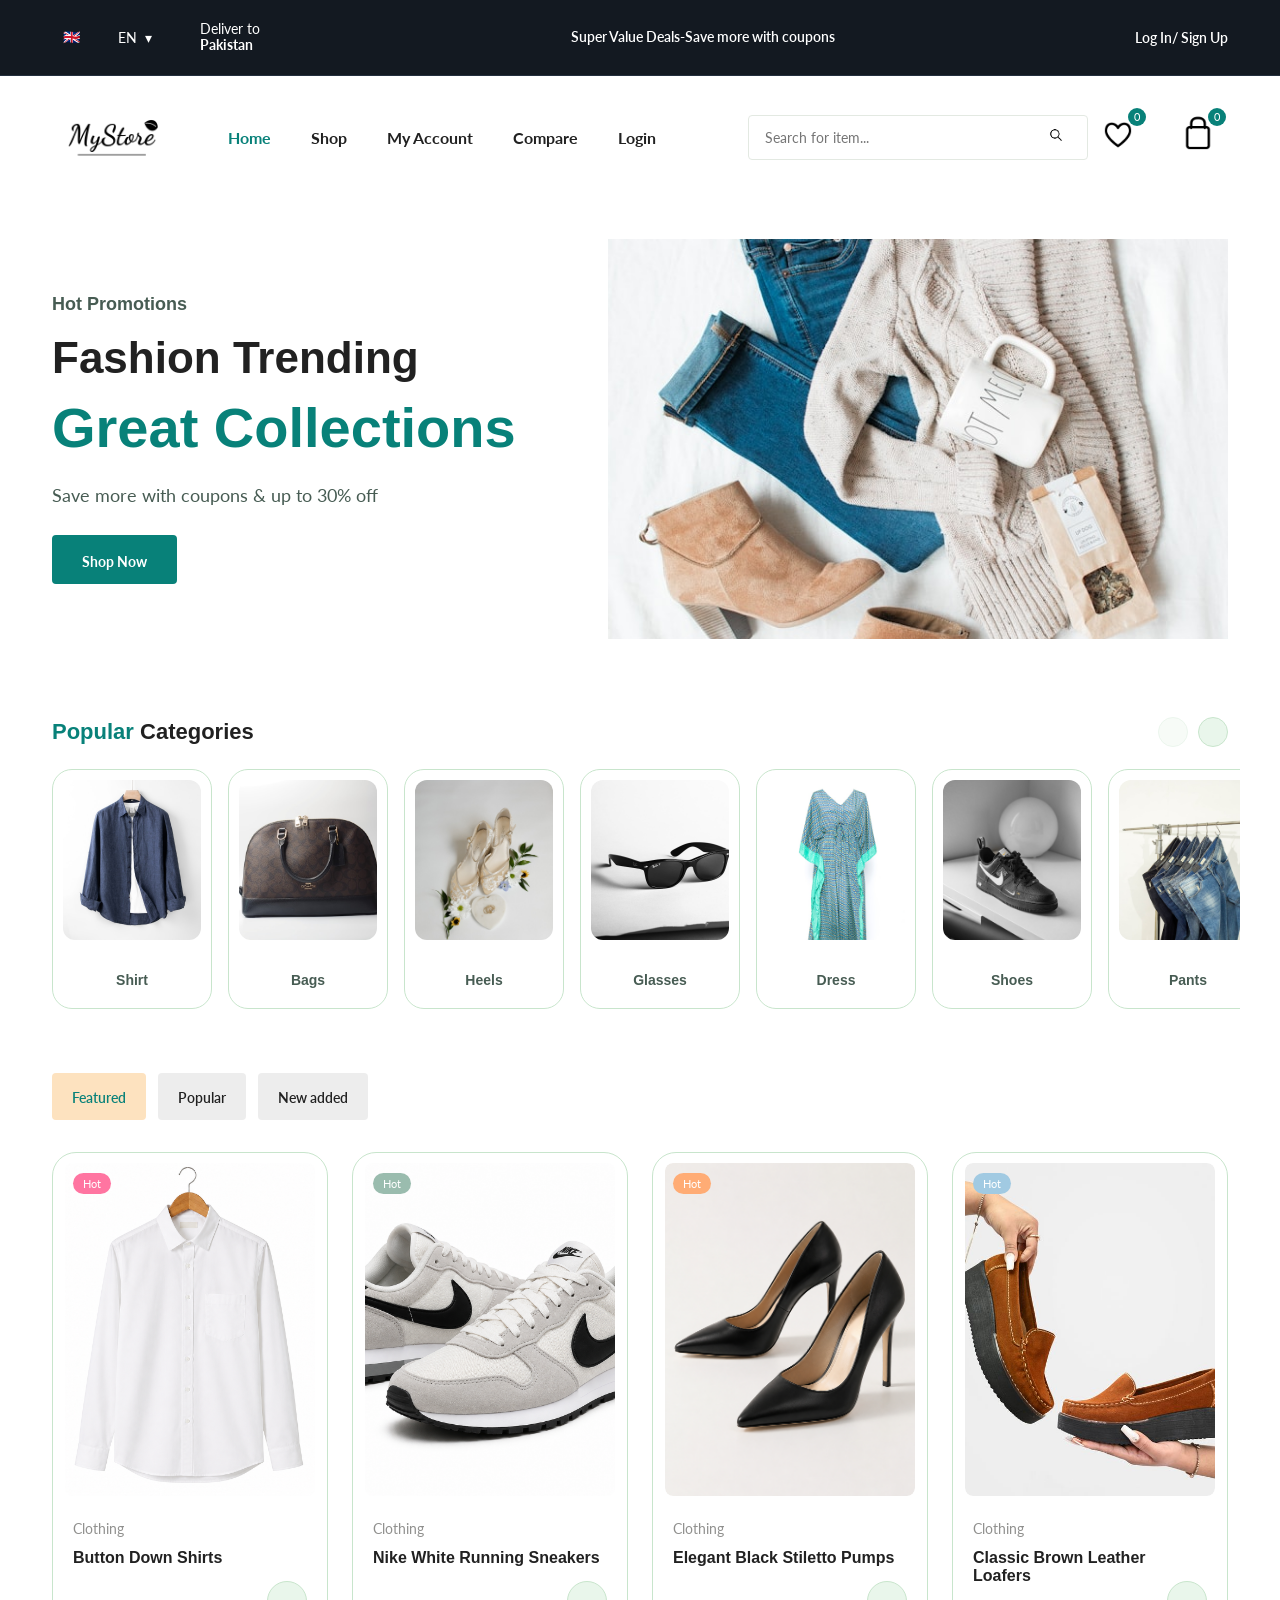
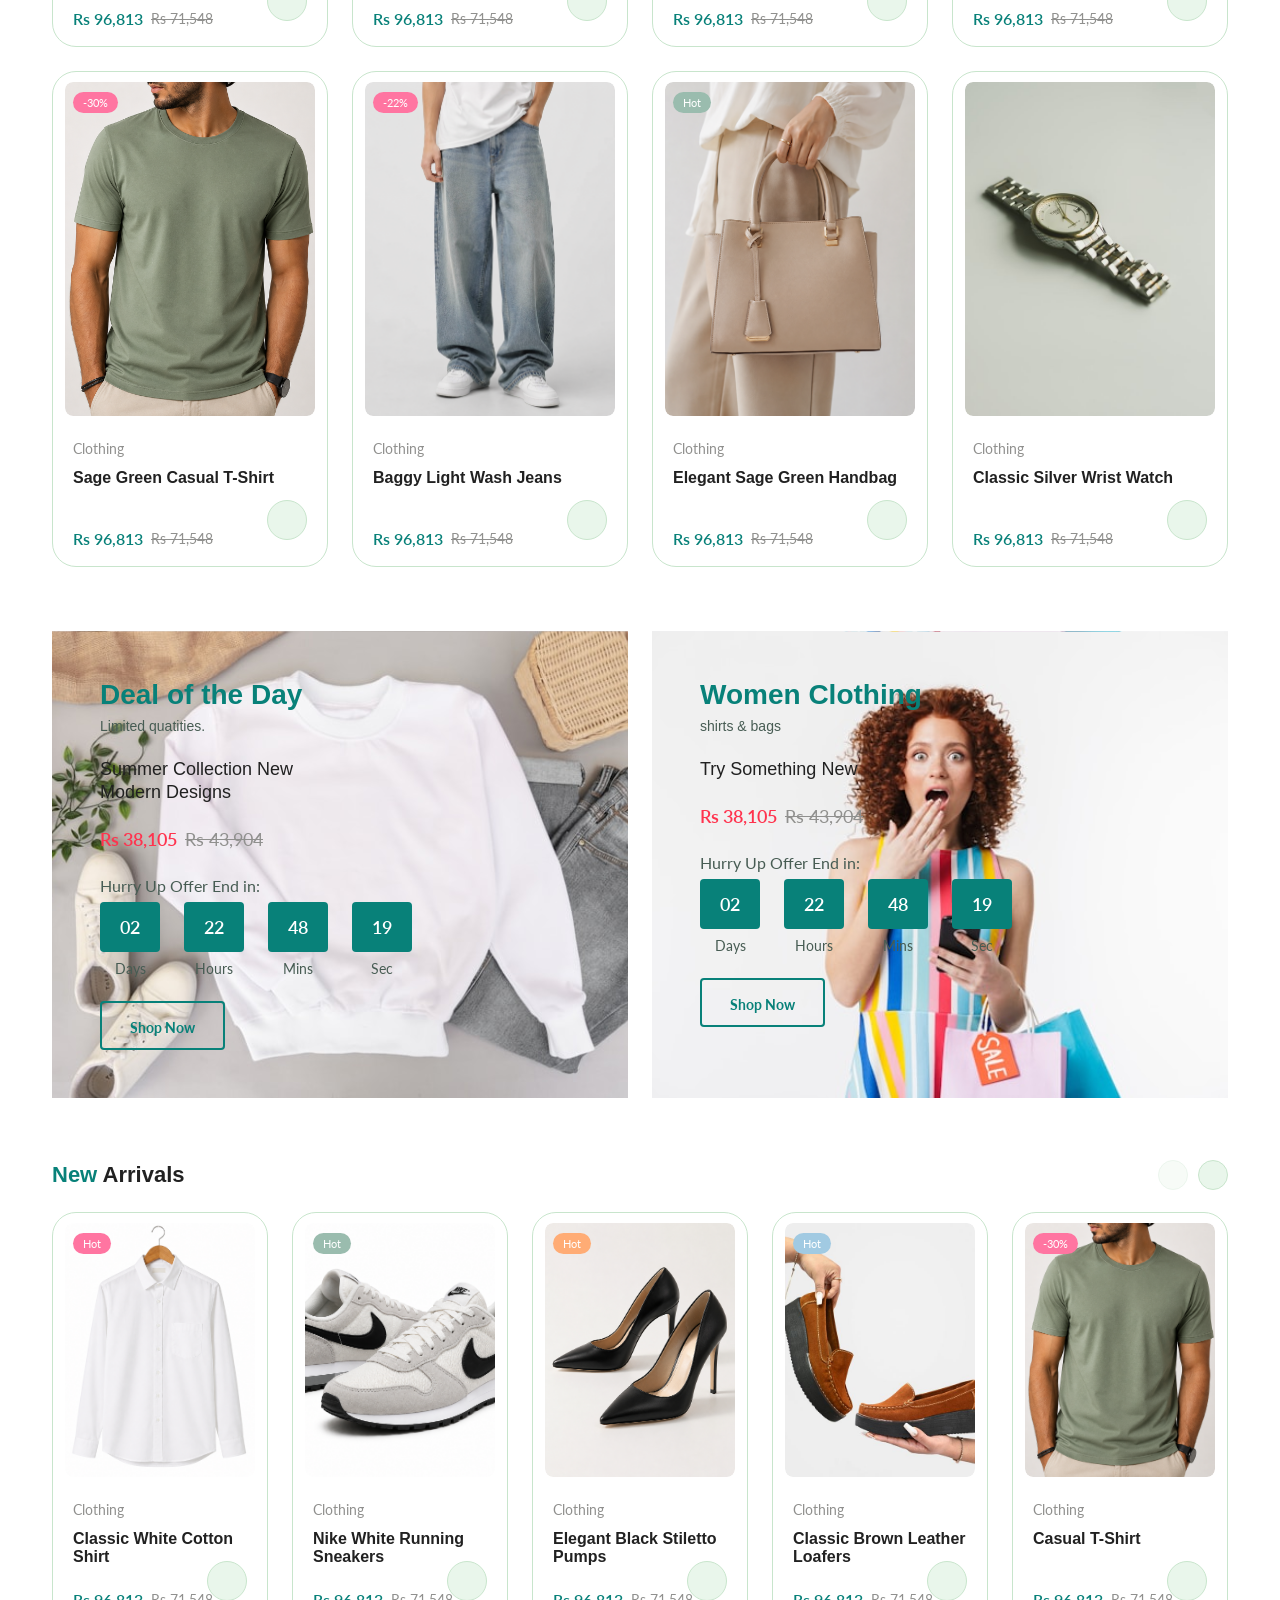
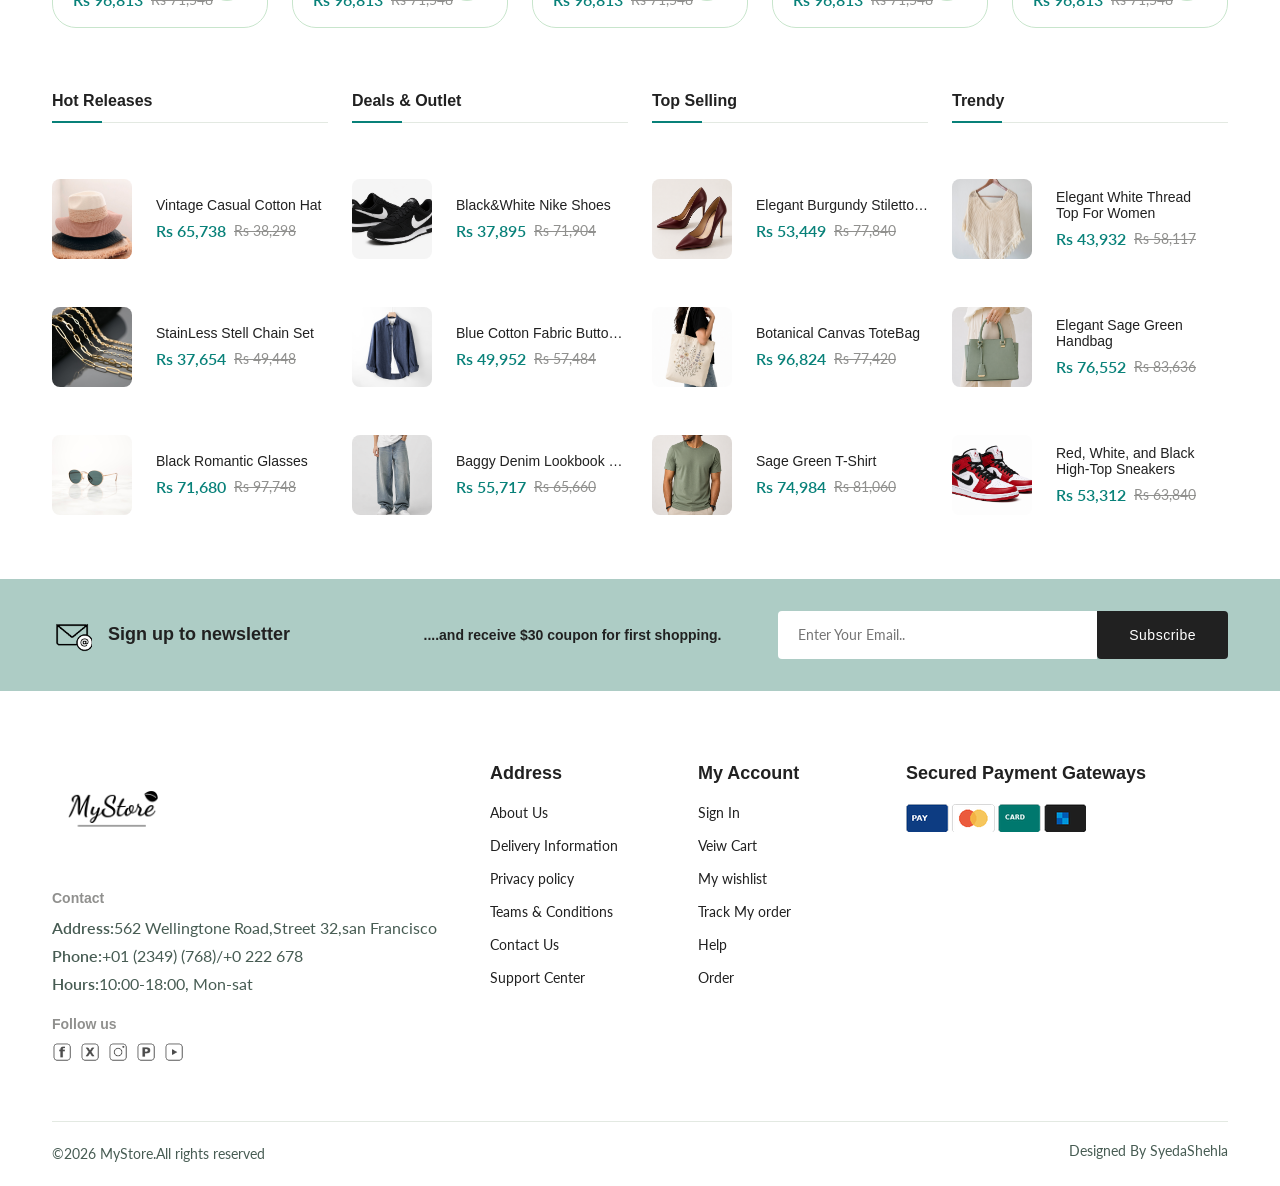
<file: index.html>
<!DOCTYPE html>
<html lang="en">
<head> 
    <meta charset="UTF-8">
    <meta name="viewport" content="width=device-width, initial-scale=1.0">
    <title>E-Commerce Website</title>
    <link
  rel="stylesheet"
  href="https://cdn-uicons.flaticon.com/uicons-regular-straight/css/uicons-regular-straight.css"
/>
    <link
  rel="stylesheet"
  href="https://cdn.jsdelivr.net/npm/swiper@9/swiper-bundle.min.css"
/>
    <link rel="stylesheet" href="style.css">
</head>
<body>
    <header class="header">
        <div class="header__top">
            <div class="header__container container">
                <div class="header__contact">
                    <span>(+01)-2345-6789</span>
                    <span>Our location</span>

                </div>
                <p class="header__alert-news">Super Value Deals-Save more with coupons</p>
                <a href="login-register.html" class="header__top-action">
                    Log In/ Sign Up
                </a>
            </div>
        </div>
        <nav class="nav container">
            <a href="index.html" class="nav__logo">
                <img src="images/mystore_logo_transparent.png"alt="" class="nav__logo-img"/>
            </a>
            <div class="nav__menu" id="nav__menu">
                <ul class="nav__list">
                    <li class="nav__item">
                        <a href="index.html" class="nav__link active-link">Home</a>
                    </li>
                    <li class="nav__item">
                        <a href="shop.html" class="nav__link">Shop</a>
                    </li>
                    <li class="nav__item">
                        <a href="accounts.html" class="nav__link">My Account</a>
                    </li>
                    <li class="nav__item">
                        <a href="compares.html" class="nav__link ">Compare</a>
                    </li>
                    <li class="nav__item">
                        <a href="login-register.html" class="nav__link">Login</a>
                    </li>
                </ul>
                <div class="header__search">
                    <input type="text" placeholder="Search for item..." class="form__input"/>
                    <button class="search__btn">
                        <img src="images/icon_search.png" alt="">
                    </button>
                </div>
                <div class="header__user-actions">
                    <a href="wishlist.html" class="header__action-btn">
                        <img src="images/icon_heart.png" alt="">
                        <span class="count">3</span>
                    </a>
                    <a href="cart.html" class="header__action-btn">
                        <img src="images/icon_bag.png" alt="">
                        <span class="count">3</span>
                    </a>
                </div>
            </div>
        </nav>
    </header>
    <main class="main">
        <section class="home section--lg">
            <div class="home__container container grid">
                <div class="home__content">
                    <span class="home__subtitle">Hot Promotions</span>
                    <h1 class="home__title">Fashion Trending <span>Great  Collections</span></h1>
                    <p class="home__description">Save more with coupons & up to 30% off</p>
                    <a href="shop.html" class="btn">Shop Now</a>
                </div>
                <img src="images/home page.jpg" alt="" class="home__img"/>
            </div>
        </section>
        <section class="categories container section">
            <h3 class="section__title"><span>Popular</span> Categories</h3>
            <div class="categories__container swiper">
                <div class="swiper-wrapper">
                    <a href="shop.html" class="category__item swiper-slide">
                        <img src="images/shirt4.jpg" alt="" class="category__img">
                        <h3 class="category__title">Shirt</h3>
                    </a>

                    <a href="shop.html" class="category__item swiper-slide">
                        <img src="images/category 2.jpg" alt="" class="category__img">
                        <h3 class="category__title">Bags</h3>
                    </a>

                    <a href="shop.html" class="category__item swiper-slide">
                        <img src="images/category 3.jpg" alt="" class="category__img">
                        <h3 class="category__title">Heels</h3>
                    </a>

                    <a href="shop.html" class="category__item swiper-slide">
                        <img src="images/category 4.jpg" alt="" class="category__img">
                        <h3 class="category__title">Glasses</h3>
                    </a>

                    <a href="shop.html" class="category__item swiper-slide">
                        <img src="images/category 5.jpg" alt="" class="category__img">
                        <h3 class="category__title">Dress</h3>
                    </a>
                    <a href="shop.html" class="category__item swiper-slide">
                        <img src="images/category 6 (2).jpg" alt="" class="category__img">
                        <h3 class="category__title">Shoes</h3>
                    </a>
                    <a href="shop.html" class="category__item swiper-slide">
                        <img src="images/category 7.jpg" alt="" class="category__img">
                        <h3 class="category__title">Pants</h3>
                    </a>

                    <a href="shop.html" class="category__item swiper-slide">
                        <img src="images/category 8.jpg" alt="" class="category__img">
                        <h3 class="category__title">Cap</h3>
                    </a>
                    <a href="shop.html" class="category__item swiper-slide">
                        <img src="images/category 9.jpg" alt="" class="category__img">
                        <h3 class="category__title">Jewelry</h3>
                    </a>
                </div>
                <div class="swiper-button-next categories-next"> 
                    <i class="fi fi-rs-angle-right"></i>
                </div>
                 <div class="swiper-button-prev categories-prev">
                    <i class="fi fi-rs-angle-left"></i>
                 </div>
            </div>
        </section>

        <section class="products section container">
    <div class="tab__btns">
        <span class="tab__btn active-tab" data-target="#featured">Featured</span>
        <span class="tab__btn" data-target="#popular">Popular</span>
        <span class="tab__btn" data-target="#new-added">New added</span>
    </div>

    <div class="tab__items">
        <div class="tab__item active-tab" content id="featured">
            <div class="products__container grid">

                <div class="product__item">
                    <div class="product__banner">
                        <a href="details.html" class="product__images">
                            <img src="images/shirt img front 1.png" alt="" class="product__img default"/>
                            <img src="images/shirt img 2.png" alt="" class="product__img hover"/>
                        </a>
                        <div class="product__actions">
                            <a href="#" class="action__btn" aria-label="Quick veiw"><i class="fi fi-rs-eye"></i></a>
                            <a href="#" class="action__btn" aria-label="Add To Wishlist"><i class="fi fi-rs-heart"></i></a>
                            <a href="#" class="action__btn" aria-label="compare"><i class="fi fi-rs-shuffle"></i></a>
                        </div>
                        <div class="product__badge light-pink">Hot</div>
                    </div>
                    <div class="product__content">
                        <span class="product__category">Clothing</span>
                        <a href="details.html"><h3 class="product__title">Button Down Shirts</h3></a>
                        <div class="product__rating">
                            <i class="fi fi-rs-star"></i><i class="fi fi-rs-star"></i><i class="fi fi-rs-star"></i><i class="fi fi-rs-star"></i><i class="fi fi-rs-star"></i>
                        </div>
                        <div class="product__price flex">
                            <span class="new__price">$345.76</span>
                            <span class="old__price">$255.53</span>
                        </div>
                        <a href="#" class="action__btn cart__btn" aria-label="Add To Cart"><i class="fi fi-rs-shopping-bag-add"></i></a>
                    </div>
                </div>

                <div class="product__item">
                    <div class="product__banner">
                        <a href="details.html" class="product__images">
                            <img src="images/nike shoes male img 1.png" alt="" class="product__img default"/>
                            <img src="images/nike shoes img 1.png" alt="" class="product__img hover"/>
                        </a>
                        <div class="product__actions">
                            <a href="#" class="action__btn" aria-label="Quick veiw"><i class="fi fi-rs-eye"></i></a>
                            <a href="#" class="action__btn" aria-label="Add To Wishlist"><i class="fi fi-rs-heart"></i></a>
                            <a href="#" class="action__btn" aria-label="compare"><i class="fi fi-rs-shuffle"></i></a>
                        </div>
                        <div class="product__badge light-green">Hot</div>
                    </div>
                    <div class="product__content">
                        <span class="product__category">Clothing</span>
                        <a href="details.html"><h3 class="product__title">Nike White Running Sneakers</h3></a>
                        <div class="product__rating">
                            <i class="fi fi-rs-star"></i><i class="fi fi-rs-star"></i><i class="fi fi-rs-star"></i><i class="fi fi-rs-star"></i><i class="fi fi-rs-star"></i>
                        </div>
                        <div class="product__price flex">
                            <span class="new__price">$345.76</span>
                            <span class="old__price">$255.53</span>
                        </div>
                        <a href="#" class="action__btn cart__btn" aria-label="Add To Cart"><i class="fi fi-rs-shopping-bag-add"></i></a>
                    </div>
                </div>

                <div class="product__item">
                    <div class="product__banner">
                        <a href="details.html" class="product__images">
                            <img src="images/heals black img 1.png" alt="" class="product__img default"/>
                            <img src="images/heels maroon img 2.png" alt="" class="product__img hover"/>
                        </a>
                        <div class="product__actions">
                            <a href="#" class="action__btn" aria-label="Quick veiw"><i class="fi fi-rs-eye"></i></a>
                            <a href="#" class="action__btn" aria-label="Add To Wishlist"><i class="fi fi-rs-heart"></i></a>
                            <a href="#" class="action__btn" aria-label="compare"><i class="fi fi-rs-shuffle"></i></a>
                        </div>
                        <div class="product__badge light-orange">Hot</div>
                    </div>
                    <div class="product__content">
                        <span class="product__category">Clothing</span>
                        <a href="details.html"><h3 class="product__title">Elegant Black Stiletto Pumps</h3></a>
                        <div class="product__rating">
                            <i class="fi fi-rs-star"></i><i class="fi fi-rs-star"></i><i class="fi fi-rs-star"></i><i class="fi fi-rs-star"></i><i class="fi fi-rs-star"></i>
                        </div>
                        <div class="product__price flex">
                            <span class="new__price">$345.76</span>
                            <span class="old__price">$255.53</span>
                        </div>
                        <a href="#" class="action__btn cart__btn" aria-label="Add To Cart"><i class="fi fi-rs-shopping-bag-add"></i></a>
                    </div>
                </div>

                <div class="product__item">
                    <div class="product__banner">
                        <a href="details.html" class="product__images">
                            <img src="images/shoes option 2 img 1.jpg" alt="" class="product__img default"/>
                            <img src="images/shoes option 2 img 2.jpg" alt="" class="product__img hover"/>
                        </a>
                        <div class="product__actions">
                            <a href="#" class="action__btn" aria-label="Quick veiw"><i class="fi fi-rs-eye"></i></a>
                            <a href="#" class="action__btn" aria-label="Add To Wishlist"><i class="fi fi-rs-heart"></i></a>
                            <a href="#" class="action__btn" aria-label="compare"><i class="fi fi-rs-shuffle"></i></a>
                        </div>
                        <div class="product__badge light-blue">Hot</div>
                    </div>
                    <div class="product__content">
                        <span class="product__category">Clothing</span>
                        <a href="details.html"><h3 class="product__title">Classic Brown Leather Loafers</h3></a>
                        <div class="product__rating">
                            <i class="fi fi-rs-star"></i><i class="fi fi-rs-star"></i><i class="fi fi-rs-star"></i><i class="fi fi-rs-star"></i><i class="fi fi-rs-star"></i>
                        </div>
                        <div class="product__price flex">
                            <span class="new__price">$345.76</span>
                            <span class="old__price">$255.53</span>
                        </div>
                        <a href="#" class="action__btn cart__btn" aria-label="Add To Cart"><i class="fi fi-rs-shopping-bag-add"></i></a>
                    </div>
                </div>

                <div class="product__item">
                    <div class="product__banner">
                        <a href="details.html" class="product__images">
                            <img src="images/tshiirt male img 2.png" alt="" class="product__img default"/>
                            <img src="images/tshirt male img 1.png" alt="" class="product__img hover"/>
                        </a>
                        <div class="product__actions">
                            <a href="#" class="action__btn" aria-label="Quick veiw"><i class="fi fi-rs-eye"></i></a>
                            <a href="#" class="action__btn" aria-label="Add To Wishlist"><i class="fi fi-rs-heart"></i></a>
                            <a href="#" class="action__btn" aria-label="compare"><i class="fi fi-rs-shuffle"></i></a>
                        </div>
                        <div class="product__badge light-pink">-30%</div>
                    </div>
                    <div class="product__content">
                        <span class="product__category">Clothing</span>
                        <a href="details.html"><h3 class="product__title">Sage Green Casual T-Shirt</h3></a>
                        <div class="product__rating">
                            <i class="fi fi-rs-star"></i><i class="fi fi-rs-star"></i><i class="fi fi-rs-star"></i><i class="fi fi-rs-star"></i><i class="fi fi-rs-star"></i>
                        </div>
                        <div class="product__price flex">
                            <span class="new__price">$345.76</span>
                            <span class="old__price">$255.53</span>
                        </div>
                        <a href="#" class="action__btn cart__btn" aria-label="Add To Cart"><i class="fi fi-rs-shopping-bag-add"></i></a>
                    </div>
                </div>

                <div class="product__item">
                    <div class="product__banner">
                        <a href="details.html" class="product__images">
                            <img src="images/jeans img1.png" alt="" class="product__img default"/>
                            <img src="images/jeans img 2.png" alt="" class="product__img hover"/>
                        </a>
                        <div class="product__actions">
                            <a href="#" class="action__btn" aria-label="Quick veiw"><i class="fi fi-rs-eye"></i></a>
                            <a href="#" class="action__btn" aria-label="Add To Wishlist"><i class="fi fi-rs-heart"></i></a>
                            <a href="#" class="action__btn" aria-label="compare"><i class="fi fi-rs-shuffle"></i></a>
                        </div>
                        <div class="product__badge light-pink">-22%</div>
                    </div>
                    <div class="product__content">
                        <span class="product__category">Clothing</span>
                        <a href="details.html"><h3 class="product__title">Baggy Light Wash Jeans</h3></a>
                        <div class="product__rating">
                            <i class="fi fi-rs-star"></i><i class="fi fi-rs-star"></i><i class="fi fi-rs-star"></i><i class="fi fi-rs-star"></i><i class="fi fi-rs-star"></i>
                        </div>
                        <div class="product__price flex">
                            <span class="new__price">$345.76</span>
                            <span class="old__price">$255.53</span>
                        </div>
                        <a href="#" class="action__btn cart__btn" aria-label="Add To Cart"><i class="fi fi-rs-shopping-bag-add"></i></a>
                    </div>
                </div>

                <div class="product__item">
                    <div class="product__banner">
                        <a href="details.html" class="product__images">
                            <img src="images/handbag img 1 ladies.png" alt="" class="product__img default"/>
                            <img src="images/handbag img 2 ladies.png" alt="" class="product__img hover"/>
                        </a>
                        <div class="product__actions">
                            <a href="#" class="action__btn" aria-label="Quick veiw"><i class="fi fi-rs-eye"></i></a>
                            <a href="#" class="action__btn" aria-label="Add To Wishlist"><i class="fi fi-rs-heart"></i></a>
                            <a href="#" class="action__btn" aria-label="compare"><i class="fi fi-rs-shuffle"></i></a>
                        </div>
                        <div class="product__badge light-green">Hot</div>
                    </div>
                    <div class="product__content">
                        <span class="product__category">Clothing</span>
                        <a href="details.html"><h3 class="product__title">Elegant Sage Green Handbag</h3></a>
                        <div class="product__rating">
                            <i class="fi fi-rs-star"></i><i class="fi fi-rs-star"></i><i class="fi fi-rs-star"></i><i class="fi fi-rs-star"></i><i class="fi fi-rs-star"></i>
                        </div>
                        <div class="product__price flex">
                            <span class="new__price">$345.76</span>
                            <span class="old__price">$255.53</span>
                        </div>
                        <a href="#" class="action__btn cart__btn" aria-label="Add To Cart"><i class="fi fi-rs-shopping-bag-add"></i></a>
                    </div>
                </div>

                <div class="product__item">
                    <div class="product__banner">
                        <a href="details.html" class="product__images">
                            <img src="images/watch img 1 frontside.jpg" alt="" class="product__img default"/>
                            <img src="images/watch img 2 backside.jpg" alt="" class="product__img hover"/>
                        </a>
                        <div class="product__actions">
                            <a href="#" class="action__btn" aria-label="Quick veiw"><i class="fi fi-rs-eye"></i></a>
                            <a href="#" class="action__btn" aria-label="Add To Wishlist"><i class="fi fi-rs-heart"></i></a>
                            <a href="#" class="action__btn" aria-label="compare"><i class="fi fi-rs-shuffle"></i></a>
                        </div>
                    </div>
                    <div class="product__content">
                        <span class="product__category">Clothing</span>
                        <a href="details.html"><h3 class="product__title">Classic Silver Wrist Watch</h3></a>
                        <div class="product__rating">
                            <i class="fi fi-rs-star"></i><i class="fi fi-rs-star"></i><i class="fi fi-rs-star"></i><i class="fi fi-rs-star"></i><i class="fi fi-rs-star"></i>
                        </div>
                        <div class="product__price flex">
                            <span class="new__price">$345.76</span>
                            <span class="old__price">$255.53</span>
                        </div>
                        <a href="#" class="action__btn cart__btn" aria-label="Add To Cart"><i class="fi fi-rs-shopping-bag-add"></i></a>
                    </div>
                </div>

            </div>
        </div>

        <div class="tab__item" content id="popular">
            <div class="products__container grid">

                <div class="product__item">
                    <div class="product__banner">
                        <a href="details.html" class="product__images">
                            <img src="images/black shirt img 1 front.png" alt="" class="product__img default"/>
                            <img src="images/black shirt img 2 back side.png" alt="" class="product__img hover"/>
                        </a>
                        <div class="product__actions">
                            <a href="#" class="action__btn" aria-label="Quick veiw"><i class="fi fi-rs-eye"></i></a>
                            <a href="#" class="action__btn" aria-label="Add To Wishlist"><i class="fi fi-rs-heart"></i></a>
                            <a href="#" class="action__btn" aria-label="compare"><i class="fi fi-rs-shuffle"></i></a>
                        </div>
                        <div class="product__badge light-pink">Hot</div>
                    </div>
                    <div class="product__content">
                        <span class="product__category">Clothing</span>
                        <a href="details.html"><h3 class="product__title">Button Down Shirts</h3></a>
                        <div class="product__rating">
                            <i class="fi fi-rs-star"></i><i class="fi fi-rs-star"></i><i class="fi fi-rs-star"></i><i class="fi fi-rs-star"></i><i class="fi fi-rs-star"></i>
                        </div>
                        <div class="product__price flex">
                            <span class="new__price">$345.76</span>
                            <span class="old__price">$255.53</span>
                        </div>
                        <a href="#" class="action__btn cart__btn" aria-label="Add To Cart"><i class="fi fi-rs-shopping-bag-add"></i></a>
                    </div>
                </div>

                <div class="product__item">
                    <div class="product__banner">
                        <a href="details.html" class="product__images">
                            <img src="images/nike shoes male img 1.png" alt="" class="product__img default"/>
                            <img src="images/nike shoes img 1.png" alt="" class="product__img hover"/>
                        </a>
                        <div class="product__actions">
                            <a href="#" class="action__btn" aria-label="Quick veiw"><i class="fi fi-rs-eye"></i></a>
                            <a href="#" class="action__btn" aria-label="Add To Wishlist"><i class="fi fi-rs-heart"></i></a>
                            <a href="#" class="action__btn" aria-label="compare"><i class="fi fi-rs-shuffle"></i></a>
                        </div>
                        <div class="product__badge light-green">Hot</div>
                    </div>
                    <div class="product__content">
                        <span class="product__category">Clothing</span>
                        <a href="details.html"><h3 class="product__title">Nike White Running Sneakers</h3></a>
                        <div class="product__rating">
                            <i class="fi fi-rs-star"></i><i class="fi fi-rs-star"></i><i class="fi fi-rs-star"></i><i class="fi fi-rs-star"></i><i class="fi fi-rs-star"></i>
                        </div>
                        <div class="product__price flex">
                            <span class="new__price">$345.76</span>
                            <span class="old__price">$255.53</span>
                        </div>
                        <a href="#" class="action__btn cart__btn" aria-label="Add To Cart"><i class="fi fi-rs-shopping-bag-add"></i></a>
                    </div>
                </div>

                <div class="product__item">
                    <div class="product__banner">
                        <a href="details.html" class="product__images">
                            <img src="images/female heels image 2.png" alt="" class="product__img default"/>
                            <img src="images/female heals img 1 (1).png" alt="" class="product__img hover"/>
                        </a>
                        <div class="product__actions">
                            <a href="#" class="action__btn" aria-label="Quick veiw"><i class="fi fi-rs-eye"></i></a>
                            <a href="#" class="action__btn" aria-label="Add To Wishlist"><i class="fi fi-rs-heart"></i></a>
                            <a href="#" class="action__btn" aria-label="compare"><i class="fi fi-rs-shuffle"></i></a>
                        </div>
                        <div class="product__badge light-orange">Hot</div>
                    </div>
                    <div class="product__content">
                        <span class="product__category">Clothing</span>
                        <a href="details.html"><h3 class="product__title">Elegant Black Stiletto Pumps</h3></a>
                        <div class="product__rating">
                            <i class="fi fi-rs-star"></i><i class="fi fi-rs-star"></i><i class="fi fi-rs-star"></i><i class="fi fi-rs-star"></i><i class="fi fi-rs-star"></i>
                        </div>
                        <div class="product__price flex">
                            <span class="new__price">$345.76</span>
                            <span class="old__price">$255.53</span>
                        </div>
                        <a href="#" class="action__btn cart__btn" aria-label="Add To Cart"><i class="fi fi-rs-shopping-bag-add"></i></a>
                    </div>
                </div>

                <div class="product__item">
                    <div class="product__banner">
                        <a href="details.html" class="product__images">
                            <img src="images/shoes option 2 img 1.jpg" alt="" class="product__img default"/>
                            <img src="images/shoes option 2 img 2.jpg" alt="" class="product__img hover"/>
                        </a>
                        <div class="product__actions">
                            <a href="#" class="action__btn" aria-label="Quick veiw"><i class="fi fi-rs-eye"></i></a>
                            <a href="#" class="action__btn" aria-label="Add To Wishlist"><i class="fi fi-rs-heart"></i></a>
                            <a href="#" class="action__btn" aria-label="compare"><i class="fi fi-rs-shuffle"></i></a>
                        </div>
                        <div class="product__badge light-blue">Hot</div>
                    </div>
                    <div class="product__content">
                        <span class="product__category">Clothing</span>
                        <a href="details.html"><h3 class="product__title">Classic Brown Leather Loafers</h3></a>
                        <div class="product__rating">
                            <i class="fi fi-rs-star"></i><i class="fi fi-rs-star"></i><i class="fi fi-rs-star"></i><i class="fi fi-rs-star"></i><i class="fi fi-rs-star"></i>
                        </div>
                        <div class="product__price flex">
                            <span class="new__price">$345.76</span>
                            <span class="old__price">$255.53</span>
                        </div>
                        <a href="#" class="action__btn cart__btn" aria-label="Add To Cart"><i class="fi fi-rs-shopping-bag-add"></i></a>
                    </div>
                </div>

                <div class="product__item">
                    <div class="product__banner">
                        <a href="details.html" class="product__images">
                            <img src="images/hoodie img 1.png" alt="" class="product__img default"/>
                            <img src="images/hoodie img 2.png" alt="" class="product__img hover"/>
                        </a>
                        <div class="product__actions">
                            <a href="#" class="action__btn" aria-label="Quick veiw"><i class="fi fi-rs-eye"></i></a>
                            <a href="#" class="action__btn" aria-label="Add To Wishlist"><i class="fi fi-rs-heart"></i></a>
                            <a href="#" class="action__btn" aria-label="compare"><i class="fi fi-rs-shuffle"></i></a>
                        </div>
                        <div class="product__badge light-pink">-30%</div>
                    </div>
                    <div class="product__content">
                        <span class="product__category">Clothing</span>
                        <a href="details.html"><h3 class="product__title">Classic Hoodie</h3></a>
                        <div class="product__rating">
                            <i class="fi fi-rs-star"></i><i class="fi fi-rs-star"></i><i class="fi fi-rs-star"></i><i class="fi fi-rs-star"></i><i class="fi fi-rs-star"></i>
                        </div>
                        <div class="product__price flex">
                            <span class="new__price">$345.76</span>
                            <span class="old__price">$255.53</span>
                        </div>
                        <a href="#" class="action__btn cart__btn" aria-label="Add To Cart"><i class="fi fi-rs-shopping-bag-add"></i></a>
                    </div>
                </div>

                <div class="product__item">
                    <div class="product__banner">
                        <a href="details.html" class="product__images">
                            <img src="images/jeans img1.png" alt="" class="product__img default"/>
                            <img src="images/jeans img 2.png" alt="" class="product__img hover"/>
                        </a>
                        <div class="product__actions">
                            <a href="#" class="action__btn" aria-label="Quick veiw"><i class="fi fi-rs-eye"></i></a>
                            <a href="#" class="action__btn" aria-label="Add To Wishlist"><i class="fi fi-rs-heart"></i></a>
                            <a href="#" class="action__btn" aria-label="compare"><i class="fi fi-rs-shuffle"></i></a>
                        </div>
                        <div class="product__badge light-pink">-22%</div>
                    </div>
                    <div class="product__content">
                        <span class="product__category">Clothing</span>
                        <a href="details.html"><h3 class="product__title">Baggy Light Wash Jeans</h3></a>
                        <div class="product__rating">
                            <i class="fi fi-rs-star"></i><i class="fi fi-rs-star"></i><i class="fi fi-rs-star"></i><i class="fi fi-rs-star"></i><i class="fi fi-rs-star"></i>
                        </div>
                        <div class="product__price flex">
                            <span class="new__price">$345.76</span>
                            <span class="old__price">$255.53</span>
                        </div>
                        <a href="#" class="action__btn cart__btn" aria-label="Add To Cart"><i class="fi fi-rs-shopping-bag-add"></i></a>
                    </div>
                </div>

                <div class="product__item">
                    <div class="product__banner">
                        <a href="details.html" class="product__images">
                            <img src="images/tote bag img 1.png" alt="" class="product__img default"/>
                            <img src="images/totebag img 2.png" alt="" class="product__img hover"/>
                        </a>
                        <div class="product__actions">
                            <a href="#" class="action__btn" aria-label="Quick veiw"><i class="fi fi-rs-eye"></i></a>
                            <a href="#" class="action__btn" aria-label="Add To Wishlist"><i class="fi fi-rs-heart"></i></a>
                            <a href="#" class="action__btn" aria-label="compare"><i class="fi fi-rs-shuffle"></i></a>
                        </div>
                        <div class="product__badge light-green">Hot</div>
                    </div>
                    <div class="product__content">
                        <span class="product__category">Clothing</span>
                        <a href="details.html"><h3 class="product__title">Elegant floral toteBag</h3></a>
                        <div class="product__rating">
                            <i class="fi fi-rs-star"></i><i class="fi fi-rs-star"></i><i class="fi fi-rs-star"></i><i class="fi fi-rs-star"></i><i class="fi fi-rs-star"></i>
                        </div>
                        <div class="product__price flex">
                            <span class="new__price">$345.76</span>
                            <span class="old__price">$255.53</span>
                        </div>
                        <a href="#" class="action__btn cart__btn" aria-label="Add To Cart"><i class="fi fi-rs-shopping-bag-add"></i></a>
                    </div>
                </div>

                <div class="product__item">
                    <div class="product__banner">
                        <a href="details.html" class="product__images">
                            <img src="images/smart watch img 1.png" alt="" class="product__img default"/>
                            <img src="images/smart watch img2.png" alt="" class="product__img hover"/>
                        </a>
                        <div class="product__actions">
                            <a href="#" class="action__btn" aria-label="Quick veiw"><i class="fi fi-rs-eye"></i></a>
                            <a href="#" class="action__btn" aria-label="Add To Wishlist"><i class="fi fi-rs-heart"></i></a>
                            <a href="#" class="action__btn" aria-label="compare"><i class="fi fi-rs-shuffle"></i></a>
                        </div>
                    </div>
                    <div class="product__content">
                        <span class="product__category">Clothing</span>
                        <a href="details.html"><h3 class="product__title">Classic smart Watch</h3></a>
                        <div class="product__rating">
                            <i class="fi fi-rs-star"></i><i class="fi fi-rs-star"></i><i class="fi fi-rs-star"></i><i class="fi fi-rs-star"></i><i class="fi fi-rs-star"></i>
                        </div>
                        <div class="product__price flex">
                            <span class="new__price">$345.76</span>
                            <span class="old__price">$255.53</span>
                        </div>
                        <a href="#" class="action__btn cart__btn" aria-label="Add To Cart"><i class="fi fi-rs-shopping-bag-add"></i></a>
                    </div>
                </div>

            </div>
        </div>

        <div class="tab__item" content id="new-added">
            <div class="products__container grid">

                <div class="product__item">
                    <div class="product__banner">
                        <a href="details.html" class="product__images">
                            <img src="images/shirt img front 1.png" alt="" class="product__img default"/>
                            <img src="images/shirt img 2.png" alt="" class="product__img hover"/>
                        </a>
                        <div class="product__actions">
                            <a href="#" class="action__btn" aria-label="Quick veiw"><i class="fi fi-rs-eye"></i></a>
                            <a href="#" class="action__btn" aria-label="Add To Wishlist"><i class="fi fi-rs-heart"></i></a>
                            <a href="#" class="action__btn" aria-label="compare"><i class="fi fi-rs-shuffle"></i></a>
                        </div>
                        <div class="product__badge light-pink">Hot</div>
                    </div>
                    <div class="product__content">
                        <span class="product__category">Clothing</span>
                        <a href="details.html"><h3 class="product__title">Button Down Shirts</h3></a>
                        <div class="product__rating">
                            <i class="fi fi-rs-star"></i><i class="fi fi-rs-star"></i><i class="fi fi-rs-star"></i><i class="fi fi-rs-star"></i><i class="fi fi-rs-star"></i>
                        </div>
                        <div class="product__price flex">
                            <span class="new__price">$345.76</span>
                            <span class="old__price">$255.53</span>
                        </div>
                        <a href="#" class="action__btn cart__btn" aria-label="Add To Cart"><i class="fi fi-rs-shopping-bag-add"></i></a>
                    </div>
                </div>

                <div class="product__item">
                    <div class="product__banner">
                        <a href="details.html" class="product__images">
                            <img src="images/jorden img 1.png" alt="" class="product__img default"/>
                            <img src="images/jorden img 2.png" alt="" class="product__img hover"/>
                        </a>
                        <div class="product__actions">
                            <a href="#" class="action__btn" aria-label="Quick veiw"><i class="fi fi-rs-eye"></i></a>
                            <a href="#" class="action__btn" aria-label="Add To Wishlist"><i class="fi fi-rs-heart"></i></a>
                            <a href="#" class="action__btn" aria-label="compare"><i class="fi fi-rs-shuffle"></i></a>
                        </div>
                        <div class="product__badge light-green">Hot</div>
                    </div>
                    <div class="product__content">
                        <span class="product__category">Clothing</span>
                        <a href="details.html"><h3 class="product__title">Jorden Sneakers</h3></a>
                        <div class="product__rating">
                            <i class="fi fi-rs-star"></i><i class="fi fi-rs-star"></i><i class="fi fi-rs-star"></i><i class="fi fi-rs-star"></i><i class="fi fi-rs-star"></i>
                        </div>
                        <div class="product__price flex">
                            <span class="new__price">$345.76</span>
                            <span class="old__price">$255.53</span>
                        </div>
                        <a href="#" class="action__btn cart__btn" aria-label="Add To Cart"><i class="fi fi-rs-shopping-bag-add"></i></a>
                    </div>
                </div>

                <div class="product__item">
                    <div class="product__banner">
                        <a href="details.html" class="product__images">
                            <img src="images/heals black img 1.png" alt="" class="product__img default"/>
                            <img src="images/heels maroon img 2.png" alt="" class="product__img hover"/>
                        </a>
                        <div class="product__actions">
                            <a href="#" class="action__btn" aria-label="Quick veiw"><i class="fi fi-rs-eye"></i></a>
                            <a href="#" class="action__btn" aria-label="Add To Wishlist"><i class="fi fi-rs-heart"></i></a>
                            <a href="#" class="action__btn" aria-label="compare"><i class="fi fi-rs-shuffle"></i></a>
                        </div>
                        <div class="product__badge light-orange">Hot</div>
                    </div>
                    <div class="product__content">
                        <span class="product__category">Clothing</span>
                        <a href="details.html"><h3 class="product__title">Elegant Black Stiletto Pumps</h3></a>
                        <div class="product__rating">
                            <i class="fi fi-rs-star"></i><i class="fi fi-rs-star"></i><i class="fi fi-rs-star"></i><i class="fi fi-rs-star"></i><i class="fi fi-rs-star"></i>
                        </div>
                        <div class="product__price flex">
                            <span class="new__price">$345.76</span>
                            <span class="old__price">$255.53</span>
                        </div>
                        <a href="#" class="action__btn cart__btn" aria-label="Add To Cart"><i class="fi fi-rs-shopping-bag-add"></i></a>
                    </div>
                </div>

                <div class="product__item">
                    <div class="product__banner">
                        <a href="details.html" class="product__images">
                            <img src="images/slipers img 2.png" alt="" class="product__img default"/>
                            <img src="images/slipers img1.png" alt="" class="product__img hover"/>
                        </a>
                        <div class="product__actions">
                            <a href="#" class="action__btn" aria-label="Quick veiw"><i class="fi fi-rs-eye"></i></a>
                            <a href="#" class="action__btn" aria-label="Add To Wishlist"><i class="fi fi-rs-heart"></i></a>
                            <a href="#" class="action__btn" aria-label="compare"><i class="fi fi-rs-shuffle"></i></a>
                        </div>
                        <div class="product__badge light-blue">Hot</div>
                    </div>
                    <div class="product__content">
                        <span class="product__category">Clothing</span>
                        <a href="details.html"><h3 class="product__title">Elegant Slippers For women</h3></a>
                        <div class="product__rating">
                            <i class="fi fi-rs-star"></i><i class="fi fi-rs-star"></i><i class="fi fi-rs-star"></i><i class="fi fi-rs-star"></i><i class="fi fi-rs-star"></i>
                        </div>
                        <div class="product__price flex">
                            <span class="new__price">$345.76</span>
                            <span class="old__price">$255.53</span>
                        </div>
                        <a href="#" class="action__btn cart__btn" aria-label="Add To Cart"><i class="fi fi-rs-shopping-bag-add"></i></a>
                    </div>
                </div>

                <div class="product__item">
                    <div class="product__banner">
                        <a href="details.html" class="product__images">
                            <img src="images/tshirt male img 1.png" alt="" class="product__img default"/>
                            <img src="images/tshiirt male img 2.png" alt="" class="product__img hover"/>
                        </a>
                        <div class="product__actions">
                            <a href="#" class="action__btn" aria-label="Quick veiw"><i class="fi fi-rs-eye"></i></a>
                            <a href="#" class="action__btn" aria-label="Add To Wishlist"><i class="fi fi-rs-heart"></i></a>
                            <a href="#" class="action__btn" aria-label="compare"><i class="fi fi-rs-shuffle"></i></a>
                        </div>
                        <div class="product__badge light-pink">-30%</div>
                    </div>
                    <div class="product__content">
                        <span class="product__category">Clothing</span>
                        <a href="details.html"><h3 class="product__title">Casual T-Shirt</h3></a>
                        <div class="product__rating">
                            <i class="fi fi-rs-star"></i><i class="fi fi-rs-star"></i><i class="fi fi-rs-star"></i><i class="fi fi-rs-star"></i><i class="fi fi-rs-star"></i>
                        </div>
                        <div class="product__price flex">
                            <span class="new__price">$345.76</span>
                            <span class="old__price">$255.53</span>
                        </div>
                        <a href="#" class="action__btn cart__btn" aria-label="Add To Cart"><i class="fi fi-rs-shopping-bag-add"></i></a>
                    </div>
                </div>

                <div class="product__item">
                    <div class="product__banner">
                        <a href="details.html" class="product__images">
                            <img src="images/cargo img1.png" alt="" class="product__img default"/>
                            <img src="images/cargo img2.png" alt="" class="product__img hover"/>
                        </a>
                        <div class="product__actions">
                            <a href="#" class="action__btn" aria-label="Quick veiw"><i class="fi fi-rs-eye"></i></a>
                            <a href="#" class="action__btn" aria-label="Add To Wishlist"><i class="fi fi-rs-heart"></i></a>
                            <a href="#" class="action__btn" aria-label="compare"><i class="fi fi-rs-shuffle"></i></a>
                        </div>
                        <div class="product__badge light-pink">-22%</div>
                    </div>
                    <div class="product__content">
                        <span class="product__category">Clothing</span>
                        <a href="details.html"><h3 class="product__title">Baggy Cargo jeans</h3></a>
                        <div class="product__rating">
                            <i class="fi fi-rs-star"></i><i class="fi fi-rs-star"></i><i class="fi fi-rs-star"></i><i class="fi fi-rs-star"></i><i class="fi fi-rs-star"></i>
                        </div>
                        <div class="product__price flex">
                            <span class="new__price">$345.76</span>
                            <span class="old__price">$255.53</span>
                        </div>
                        <a href="#" class="action__btn cart__btn" aria-label="Add To Cart"><i class="fi fi-rs-shopping-bag-add"></i></a>
                    </div>
                </div>

                <div class="product__item">
                    <div class="product__banner">
                        <a href="details.html" class="product__images">
                            <img src="images/handbag img 1 ladies.png" alt="" class="product__img default"/>
                            <img src="images/handbag img 2 ladies.png" alt="" class="product__img hover"/>
                        </a>
                        <div class="product__actions">
                            <a href="#" class="action__btn" aria-label="Quick veiw"><i class="fi fi-rs-eye"></i></a>
                            <a href="#" class="action__btn" aria-label="Add To Wishlist"><i class="fi fi-rs-heart"></i></a>
                            <a href="#" class="action__btn" aria-label="compare"><i class="fi fi-rs-shuffle"></i></a>
                        </div>
                        <div class="product__badge light-green">Hot</div>
                    </div>
                    <div class="product__content">
                        <span class="product__category">Clothing</span>
                        <a href="details.html"><h3 class="product__title">Elegant Handbag</h3></a>
                        <div class="product__rating">
                            <i class="fi fi-rs-star"></i><i class="fi fi-rs-star"></i><i class="fi fi-rs-star"></i><i class="fi fi-rs-star"></i><i class="fi fi-rs-star"></i>
                        </div>
                        <div class="product__price flex">
                            <span class="new__price">$345.76</span>
                            <span class="old__price">$255.53</span>
                        </div>
                        <a href="#" class="action__btn cart__btn" aria-label="Add To Cart"><i class="fi fi-rs-shopping-bag-add"></i></a>
                    </div>
                </div>

                <div class="product__item">
                    <div class="product__banner">
                        <a href="details.html" class="product__images">
                            <img src="images/watch img 1 frontside.jpg" alt="" class="product__img default"/>
                            <img src="images/watch img 2 backside.jpg" alt="" class="product__img hover"/>
                        </a>
                        <div class="product__actions">
                            <a href="#" class="action__btn" aria-label="Quick veiw"><i class="fi fi-rs-eye"></i></a>
                            <a href="#" class="action__btn" aria-label="Add To Wishlist"><i class="fi fi-rs-heart"></i></a>
                            <a href="#" class="action__btn" aria-label="compare"><i class="fi fi-rs-shuffle"></i></a>
                        </div>
                    </div>
                    <div class="product__content">
                        <span class="product__category">Clothing</span>
                        <a href="details.html"><h3 class="product__title">Classic Silver Wrist Watch</h3></a>
                        <div class="product__rating">
                            <i class="fi fi-rs-star"></i><i class="fi fi-rs-star"></i><i class="fi fi-rs-star"></i><i class="fi fi-rs-star"></i><i class="fi fi-rs-star"></i>
                        </div>
                        <div class="product__price flex">
                            <span class="new__price">$345.76</span>
                            <span class="old__price">$255.53</span>
                        </div>
                        <a href="#" class="action__btn cart__btn" aria-label="Add To Cart"><i class="fi fi-rs-shopping-bag-add"></i></a>
                    </div>
                </div>

            </div>
        </div>

    </div>
</section>

    <section class="deals section">
        <div class="deals__container container grid">
            <div class="deals__item">
                <div class="deals__group">
                    <h3 class="deals__brand">Deal of the Day</h3>
                    <span class="deals__category">Limited quatities.</span>
                </div>
                <h4 class="deals__title">Summer Collection New Modern Designs</h4>
                <div class="deals__price flex">
                    <span class="new__price">$136.09</span>
                    <span class="old__price">$156.8</span>
                </div>
                <div class="deals__group">
                    <p class="deals__countdown-text">Hurry Up Offer End in:</p>
                    <div class="countdown">
                        <div class="countdown__amount">
                            <p class="countdown__period">02</p>
                            <span class="unit">Days</span>
                        </div>
                        <div class="countdown__amount">
                            <p class="countdown__period">22</p>
                            <span class="unit">Hours</span>
                        </div>
                        <div class="countdown__amount">
                            <p class="countdown__period">48</p>
                            <span class="unit">Mins</span>
                        </div>
                        <div class="countdown__amount">
                            <p class="countdown__period">20</p>
                            <span class="unit">Sec</span>
                        </div>
                    </div>
                </div>

                <div class="deals__btn">
                    <a href="details.html" class="btn btn--md">Shop Now</a>
                </div>
            </div>

            <div class="deals__item">
                <div class="deals__group">
                    <h3 class="deals__brand">Women Clothing</h3>
                    <span class="deals__category">shirts & bags</span>
                </div>
                <h4 class="deals__title">Try Something New</h4>
                <div class="deals__price flex">
                    <span class="new__price">$136.09</span>
                    <span class="old__price">$156.8</span>
                </div>
                <div class="deals__group">
                    <p class="deals__countdown-text">Hurry Up Offer End in:</p>
                    <div class="countdown">
                        <div class="countdown__amount">
                            <p class="countdown__period">02</p>
                            <span class="unit">Days</span>
                        </div>
                        <div class="countdown__amount">
                            <p class="countdown__period">22</p>
                            <span class="unit">Hours</span>
                        </div>
                        <div class="countdown__amount">
                            <p class="countdown__period">48</p>
                            <span class="unit">Mins</span>
                        </div>
                        <div class="countdown__amount">
                            <p class="countdown__period">20</p>
                            <span class="unit">Sec</span>
                        </div>
                    </div>
                </div>

                <div class="deals__btn">
                    <a href="details.html" class="btn btn--md">Shop Now</a>
                </div>
            </div>
        </div>
    </section>
    <section class="new__arrivals container section">
        <h3 class="section__title"><span>New </span>Arrivals</h3>
            <div class="new__container swiper">
                <div class="swiper-wrapper">
                    <div class="product__item swiper-slide">
                    <div class="product__banner">
                        <a href="details.html" class="product__images">
                            <img src="images/shirt img front 1.png" alt="" class="product__img default"/>
                            <img src="images/shirt img 2.png" alt="" class="product__img hover"/>
                        </a>
                        <div class="product__actions">
                            <a href="#" class="action__btn" aria-label="Quick veiw"><i class="fi fi-rs-eye"></i></a>
                            <a href="#" class="action__btn" aria-label="Add To Wishlist"><i class="fi fi-rs-heart"></i></a>
                            <a href="#" class="action__btn" aria-label="compare"><i class="fi fi-rs-shuffle"></i></a>
                        </div>
                        <div class="product__badge light-pink">Hot</div>
                    </div>
                    <div class="product__content">
                        <span class="product__category">Clothing</span>
                        <a href="details.html"><h3 class="product__title">Classic White Cotton Shirt</h3></a>
                        <div class="product__rating">
                            <i class="fi fi-rs-star"></i><i class="fi fi-rs-star"></i><i class="fi fi-rs-star"></i><i class="fi fi-rs-star"></i><i class="fi fi-rs-star"></i>
                        </div>
                        <div class="product__price flex">
                            <span class="new__price">$345.76</span>
                            <span class="old__price">$255.53</span>
                        </div>
                        <a href="#" class="action__btn cart__btn" aria-label="Add To Cart"><i class="fi fi-rs-shopping-bag-add"></i></a>
                    </div>
                </div>

                <div class="product__item swiper-slide">
                    <div class="product__banner">
                        <a href="details.html" class="product__images">
                            <img src="images/nike shoes male img 1.png" alt="" class="product__img default"/>
                            <img src="images/nike shoes img 1.png" alt="" class="product__img hover"/>
                        </a>
                        <div class="product__actions">
                            <a href="#" class="action__btn" aria-label="Quick veiw"><i class="fi fi-rs-eye"></i></a>
                            <a href="#" class="action__btn" aria-label="Add To Wishlist"><i class="fi fi-rs-heart"></i></a>
                            <a href="#" class="action__btn" aria-label="compare"><i class="fi fi-rs-shuffle"></i></a>
                        </div>
                        <div class="product__badge light-green">Hot</div>
                    </div>
                    <div class="product__content">
                        <span class="product__category">Clothing</span>
                        <a href="details.html"><h3 class="product__title">Nike White Running Sneakers</h3></a>
                        <div class="product__rating">
                            <i class="fi fi-rs-star"></i><i class="fi fi-rs-star"></i><i class="fi fi-rs-star"></i><i class="fi fi-rs-star"></i><i class="fi fi-rs-star"></i>
                        </div>
                        <div class="product__price flex">
                            <span class="new__price">$345.76</span>
                            <span class="old__price">$255.53</span>
                        </div>
                        <a href="#" class="action__btn cart__btn" aria-label="Add To Cart"><i class="fi fi-rs-shopping-bag-add"></i></a>
                    </div>
                </div>

                <div class="product__item swiper-slide">
                    <div class="product__banner">
                        <a href="details.html" class="product__images">
                            <img src="images/heals black img 1.png" alt="" class="product__img default"/>
                            <img src="images/heels maroon img 2.png" alt="" class="product__img hover"/>
                        </a>
                        <div class="product__actions">
                            <a href="#" class="action__btn" aria-label="Quick veiw"><i class="fi fi-rs-eye"></i></a>
                            <a href="#" class="action__btn" aria-label="Add To Wishlist"><i class="fi fi-rs-heart"></i></a>
                            <a href="#" class="action__btn" aria-label="compare"><i class="fi fi-rs-shuffle"></i></a>
                        </div>
                        <div class="product__badge light-orange">Hot</div>
                    </div>
                    <div class="product__content">
                        <span class="product__category">Clothing</span>
                        <a href="details.html"><h3 class="product__title">Elegant Black Stiletto Pumps</h3></a>
                        <div class="product__rating">
                            <i class="fi fi-rs-star"></i><i class="fi fi-rs-star"></i><i class="fi fi-rs-star"></i><i class="fi fi-rs-star"></i><i class="fi fi-rs-star"></i>
                        </div>
                        <div class="product__price flex">
                            <span class="new__price">$345.76</span>
                            <span class="old__price">$255.53</span>
                        </div>
                        <a href="#" class="action__btn cart__btn" aria-label="Add To Cart"><i class="fi fi-rs-shopping-bag-add"></i></a>
                    </div>
                </div>

                <div class="product__item swiper-slide">
                    <div class="product__banner">
                        <a href="details.html" class="product__images">
                            <img src="images/shoes option 2 img 1.jpg" alt="" class="product__img default"/>
                            <img src="images/shoes option 2 img 2.jpg" alt="" class="product__img hover"/>
                        </a>
                        <div class="product__actions">
                            <a href="#" class="action__btn" aria-label="Quick veiw"><i class="fi fi-rs-eye"></i></a>
                            <a href="#" class="action__btn" aria-label="Add To Wishlist"><i class="fi fi-rs-heart"></i></a>
                            <a href="#" class="action__btn" aria-label="compare"><i class="fi fi-rs-shuffle"></i></a>
                        </div>
                        <div class="product__badge light-blue">Hot</div>
                    </div>
                    <div class="product__content">
                        <span class="product__category">Clothing</span>
                        <a href="details.html"><h3 class="product__title">Classic Brown Leather Loafers</h3></a>
                        <div class="product__rating">
                            <i class="fi fi-rs-star"></i><i class="fi fi-rs-star"></i><i class="fi fi-rs-star"></i><i class="fi fi-rs-star"></i><i class="fi fi-rs-star"></i>
                        </div>
                        <div class="product__price flex">
                            <span class="new__price">$345.76</span>
                            <span class="old__price">$255.53</span>
                        </div>
                        <a href="#" class="action__btn cart__btn" aria-label="Add To Cart"><i class="fi fi-rs-shopping-bag-add"></i></a>
                    </div>
                </div>

                <div class="product__item swiper-slide">
                    <div class="product__banner">
                        <a href="details.html" class="product__images">
                            <img src="images/tshiirt male img 2.png" alt="" class="product__img default"/>
                            <img src="images/tshirt male img 1.png" alt="" class="product__img hover"/>
                        </a>
                        <div class="product__actions">
                            <a href="#" class="action__btn" aria-label="Quick veiw"><i class="fi fi-rs-eye"></i></a>
                            <a href="#" class="action__btn" aria-label="Add To Wishlist"><i class="fi fi-rs-heart"></i></a>
                            <a href="#" class="action__btn" aria-label="compare"><i class="fi fi-rs-shuffle"></i></a>
                        </div>
                        <div class="product__badge light-pink">-30%</div>
                    </div>
                    <div class="product__content">
                        <span class="product__category">Clothing</span>
                        <a href="details.html"><h3 class="product__title">Casual T-Shirt</h3></a>
                        <div class="product__rating">
                            <i class="fi fi-rs-star"></i><i class="fi fi-rs-star"></i><i class="fi fi-rs-star"></i><i class="fi fi-rs-star"></i><i class="fi fi-rs-star"></i>
                        </div>
                        <div class="product__price flex">
                            <span class="new__price">$345.76</span>
                            <span class="old__price">$255.53</span>
                        </div>
                        <a href="#" class="action__btn cart__btn" aria-label="Add To Cart"><i class="fi fi-rs-shopping-bag-add"></i></a>
                    </div>
                </div>

                <div class="product__item swiper-slide">
                    <div class="product__banner">
                        <a href="details.html" class="product__images">
                            <img src="images/jeans img1.png" alt="" class="product__img default"/>
                            <img src="images/jeans img 2.png" alt="" class="product__img hover"/>
                        </a>
                        <div class="product__actions">
                            <a href="#" class="action__btn" aria-label="Quick veiw"><i class="fi fi-rs-eye"></i></a>
                            <a href="#" class="action__btn" aria-label="Add To Wishlist"><i class="fi fi-rs-heart"></i></a>
                            <a href="#" class="action__btn" aria-label="compare"><i class="fi fi-rs-shuffle"></i></a>
                        </div>
                        <div class="product__badge light-pink">-22%</div>
                    </div>
                    <div class="product__content">
                        <span class="product__category">Clothing</span>
                        <a href="details.html"><h3 class="product__title">Baggy Denim Lookbook Jeans</h3></a>
                        <div class="product__rating">
                            <i class="fi fi-rs-star"></i><i class="fi fi-rs-star"></i><i class="fi fi-rs-star"></i><i class="fi fi-rs-star"></i><i class="fi fi-rs-star"></i>
                        </div>
                        <div class="product__price flex">
                            <span class="new__price">$345.76</span>
                            <span class="old__price">$255.53</span>
                        </div>
                        <a href="#" class="action__btn cart__btn" aria-label="Add To Cart"><i class="fi fi-rs-shopping-bag-add"></i></a>
                    </div>
                </div>

                <div class="product__item swiper-slide">
                    <div class="product__banner">
                        <a href="details.html" class="product__images">
                            <img src="images/handbag img 1 ladies.png" alt="" class="product__img default"/>
                            <img src="images/handbag img 2 ladies.png" alt="" class="product__img hover"/>
                        </a>
                        <div class="product__actions">
                            <a href="#" class="action__btn" aria-label="Quick veiw"><i class="fi fi-rs-eye"></i></a>
                            <a href="#" class="action__btn" aria-label="Add To Wishlist"><i class="fi fi-rs-heart"></i></a>
                            <a href="#" class="action__btn" aria-label="compare"><i class="fi fi-rs-shuffle"></i></a>
                        </div>
                        <div class="product__badge light-green">Hot</div>
                    </div>
                    <div class="product__content">
                        <span class="product__category">Clothing</span>
                        <a href="details.html"><h3 class="product__title">Elegant Sage Green Handbag</h3></a>
                        <div class="product__rating">
                            <i class="fi fi-rs-star"></i><i class="fi fi-rs-star"></i><i class="fi fi-rs-star"></i><i class="fi fi-rs-star"></i><i class="fi fi-rs-star"></i>
                        </div>
                        <div class="product__price flex">
                            <span class="new__price">$345.76</span>
                            <span class="old__price">$255.53</span>
                        </div>
                        <a href="#" class="action__btn cart__btn" aria-label="Add To Cart"><i class="fi fi-rs-shopping-bag-add"></i></a>
                    </div>
                </div>

                <div class="product__item swiper-slide">
                    <div class="product__banner">
                        <a href="details.html" class="product__images">
                            <img src="images/watch img 1 frontside.jpg" alt="" class="product__img default"/>
                            <img src="images/watch img 2 backside.jpg" alt="" class="product__img hover"/>
                        </a>
                        <div class="product__actions">
                            <a href="#" class="action__btn" aria-label="Quick veiw"><i class="fi fi-rs-eye"></i></a>
                            <a href="#" class="action__btn" aria-label="Add To Wishlist"><i class="fi fi-rs-heart"></i></a>
                            <a href="#" class="action__btn" aria-label="compare"><i class="fi fi-rs-shuffle"></i></a>
                        </div>
                    </div>
                    <div class="product__content">
                        <span class="product__category">Clothing</span>
                        <a href="details.html"><h3 class="product__title">Classic Silver Wrist Watch</h3></a>
                        <div class="product__rating">
                            <i class="fi fi-rs-star"></i><i class="fi fi-rs-star"></i><i class="fi fi-rs-star"></i><i class="fi fi-rs-star"></i><i class="fi fi-rs-star"></i>
                        </div>
                        <div class="product__price flex">
                            <span class="new__price">$345.76</span>
                            <span class="old__price">$255.53</span>
                        </div>
                        <a href="#" class="action__btn cart__btn" aria-label="Add To Cart"><i class="fi fi-rs-shopping-bag-add"></i></a>
                    </div>
                </div>

                </div>
                <div class="swiper-button-next categories-next"> 
                    <i class="fi fi-rs-angle-right"></i>
                </div>
                 <div class="swiper-button-prev categories-prev">
                    <i class="fi fi-rs-angle-left"></i>
                 </div>
            </div>
    </section>

    <section class="showcase section">
       <div class="showcase__container container grid">
        <div class="showcase__wrapper">
            <h3 class="section__title">Hot Releases</h3>
            <div class="showcase__item">
                <a href="details.html" class="showcase__img-box">
                    <img src="images/hat img2.jpg" alt="" class="showcase__img"/>
                </a>
                <div class="showcase__content">
                    <a href="details.html">
                        <h4 class="showcase__title">Vintage Casual Cotton Hat</h4>
                    </a>

                    <div class="showcase__price flex">
                        <span class="new__price">$234.78</span>
                        <span class="old__price">$136.78</span>
                    </div>
                </div>
            </div>

            <div class="showcase__item">
                <a href="details.html" class="showcase__img-box">
                    <img src="images/acc 3.jpg" alt="" class="showcase__img"/>
                </a>
                <div class="showcase__content">
                    <a href="details.html">
                        <h4 class="showcase__title">StainLess Stell Chain Set </h4>
                    </a>

                    <div class="showcase__price flex">
                        <span class="new__price">$134.48</span>
                        <span class="old__price">$176.6</span>
                    </div>
                </div>
            </div>

            <div class="showcase__item">
                <a href="details.html" class="showcase__img-box">
                    <img src="images/glasses img 4.jpg" alt="" class="showcase__img"/>
                </a>
                <div class="showcase__content">
                    <a href="details.html">
                        <h4 class="showcase__title">Black Romantic Glasses</h4>
                    </a>

                    <div class="showcase__price flex">
                        <span class="new__price">$256.0</span>
                        <span class="old__price">$349.1</span>
                    </div>
                </div>
            </div>
        </div>

        <div class="showcase__wrapper">
            <h3 class="section__title">Deals & Outlet</h3>
            <div class="showcase__item">
                <a href="details.html" class="showcase__img-box">
                    <img src="images/nike shoes img 1.png" alt="" class="showcase__img"/>
                </a>
                <div class="showcase__content">
                    <a href="details.html">
                        <h4 class="showcase__title">Black&White Nike Shoes</h4>
                    </a>

                    <div class="showcase__price flex">
                        <span class="new__price">$135.34</span>
                        <span class="old__price">$256.8</span>
                    </div>
                </div>
            </div>

            <div class="showcase__item">
                <a href="details.html" class="showcase__img-box">
                    <img src="images/shirt4.jpg" alt="" class="showcase__img"/>
                </a>
                <div class="showcase__content">
                    <a href="details.html">
                        <h4 class="showcase__title">Blue Cotton Fabric ButtonDown Shirt</h4>
                    </a>

                    <div class="showcase__price flex">
                        <span class="new__price">$178.4</span>
                        <span class="old__price">$205.3</span>
                    </div>
                </div>
            </div>

            <div class="showcase__item">
                <a href="details.html" class="showcase__img-box">
                    <img src="images/jeans img1.png" alt="" class="showcase__img"/>
                </a>
                <div class="showcase__content">
                    <a href="details.html">
                        <h4 class="showcase__title">Baggy Denim Lookbook Style Jeans</h4>
                    </a>

                    <div class="showcase__price flex">
                        <span class="new__price">$198.99</span>
                        <span class="old__price">$234.5</span>
                    </div>
                </div>
            </div>
        </div>

        <div class="showcase__wrapper">
            <h3 class="section__title">Top Selling</h3>
            <div class="showcase__item">
                <a href="details.html" class="showcase__img-box">
                    <img src="images/heels maroon img 2.png" alt="" class="showcase__img"/>
                </a>
                <div class="showcase__content">
                    <a href="details.html">
                        <h4 class="showcase__title">Elegant Burgundy Stiletto Pumps</h4>
                    </a>

                    <div class="showcase__price flex">
                        <span class="new__price">$190.89</span>
                        <span class="old__price">$278.0</span>
                    </div>
                </div>
            </div>

            <div class="showcase__item">
                <a href="details.html" class="showcase__img-box">
                    <img src="images/tote bag img 1.png" alt="" class="showcase__img"/>
                </a>
                <div class="showcase__content">
                    <a href="details.html">
                        <h4 class="showcase__title">Botanical Canvas ToteBag</h4>
                    </a>

                    <div class="showcase__price flex">
                        <span class="new__price">$345.8</span>
                        <span class="old__price">$276.5</span>
                    </div>
                </div>
            </div>

            <div class="showcase__item">
                <a href="details.html" class="showcase__img-box">
                    <img src="images/tshiirt male img 2.png" alt="" class="showcase__img"/>
                </a>
                <div class="showcase__content">
                    <a href="details.html">
                        <h4 class="showcase__title">Sage Green T-Shirt</h4>
                    </a>

                    <div class="showcase__price flex">
                        <span class="new__price">$267.8</span>
                        <span class="old__price">$289.5</span>
                    </div>
                </div>
            </div>
        </div>

        <div class="showcase__wrapper">
            <h3 class="section__title">Trendy</h3>
            <div class="showcase__item">
                <a href="details.html" class="showcase__img-box">
                    <img src="images/category10.jpg" alt="" class="showcase__img"/>
                </a>
                <div class="showcase__content">
                    <a href="details.html">
                        <h4 class="showcase__title">Elegant White Thread<br>Top  For Women</h4>
                    </a>

                    <div class="showcase__price flex">
                        <span class="new__price">$156.90</span>
                        <span class="old__price">$207.56</span>
                    </div>
                </div>
            </div>

            <div class="showcase__item">
                <a href="details.html" class="showcase__img-box">
                    <img src="images/handbag img 2 ladies.png" alt="" class="showcase__img"/>
                </a>
                <div class="showcase__content">
                    <a href="details.html">
                        <h4 class="showcase__title">Elegant Sage Green <br>Handbag</h4>
                    </a>

                    <div class="showcase__price flex">
                        <span class="new__price">$273.4</span>
                        <span class="old__price">$298.7</span>
                    </div>
                </div>
            </div>

            <div class="showcase__item">
                <a href="details.html" class="showcase__img-box">
                    <img src="images/jorden img 1.png" alt="" class="showcase__img"/>
                </a>
                <div class="showcase__content">
                    <a href="details.html">
                        <h4 class="showcase__title">Red, White, and Black  <br> High-Top Sneakers</h4>
                    </a>

                    <div class="showcase__price flex">
                        <span class="new__price">$190.4</span>
                        <span class="old__price">$228.0</span>
                    </div>
                </div>
            </div>
        </div>
       </div>
    </section>
     
    <section class="newsletter section home__newsletter">
        <div class="newsletter__container container grid">
            <h3 class="newsletter__title flex">
                <img src="images/email_at_badge_icon.png" alt="" class="newsletter__icon">
                Sign up to newsletter
            </h3>
            <p class="newsletter__discription">....and receive $30 coupon for first shopping.</p>
            <form action="" class="newsletter__form">
                <input type="text" placeholder="Enter Your Email.." class="newsletter__input">
                <button type="submit" class="newsletter__btn">Subscribe</button>
            </form>
        </div>
    </section>

    <footer class="footer container">
        <div class="footer__container grid">
            <div class="footer__content">
                <a href="index.html" class="footer__logo">
                    <img src="images/mystore_logo_transparent.png" alt="" class="footer__logo-img">
                </a>
                <h4 class="footer__subtitle">Contact</h4>
                <p class="footer__description"><span>Address:</span>562 Wellingtone Road,Street 32,san Francisco</p>
                <p class="footer__description"><span>Phone:</span>+01 (2349) (768)/+0 222 678</p>
                <p class="footer__description"><span>Hours:</span>10:00-18:00, Mon-sat </p>
                <div class="footer__social">
                    <h4 class="footer__subtitle">Follow us</h4>
                    <div class="footer__social-links flex">
                        <a href=""> <img src="images/facebook_icon.png" alt="" class="footer__social-icon"></a>
                        <a href=""> <img src="images/twitter_x_icon.png" alt="" class="footer__social-icon"></a>
                        <a href=""> <img src="images/instagram_icon.png" alt="" class="footer__social-icon"></a>
                        <a href=""> <img src="images/pinterest_icon.png" alt="" class="footer__social-icon"></a>
                        <a href=""> <img src="images/youtube_icon.png" alt="" class="footer__social-icon"></a>
                    </div>
                </div>
            </div>
            <div class="footer__content">
                <h3 class="footer__title">Address</h3>
                <ul class="footer__links">
                    <li><a href="" class="footer__link">About Us</a></li>
                    <li><a href="" class="footer__link">Delivery Information</a></li>
                    <li><a href="" class="footer__link">Privacy policy</a></li>
                    <li><a href="" class="footer__link">Teams & Conditions</a></li>
                    <li><a href="" class="footer__link">Contact Us</a></li>
                    <li><a href="" class="footer__link">Support Center</a></li>
                </ul>
            </div>
            <div class="footer__content">
                <h3 class="footer__title">My Account</h3>
                <ul class="footer__links">
                    <li><a href="" class="footer__link">Sign In</a></li>
                    <li><a href="" class="footer__link">Veiw Cart</a></li>
                    <li><a href="" class="footer__link">My wishlist</a></li>
                    <li><a href="" class="footer__link">Track My order</a></li>
                    <li><a href="" class="footer__link">Help</a></li>
                    <li><a href="" class="footer__link">Order</a></li>
                </ul>
            </div>
            <div class="footer__content">
                <h3 class="footer__title">Secured Payment Gateways</h3>
                <img src="images/payment_cards_generic_small.png" alt="" class="payment__img">
            </div>
        </div>
        <div class="footer__bottom">
            <p class="copyright">&copy;2026 MyStore.All rights reserved</p>
            <span class="designer">Designed By SyedaShehla</span>
        </div>
    </footer>
    </main>

<script src="https://cdn.jsdelivr.net/npm/swiper@9/swiper-bundle.min.js"></script>
    <script src="script.js"></script>
</body>
</html>
</file>
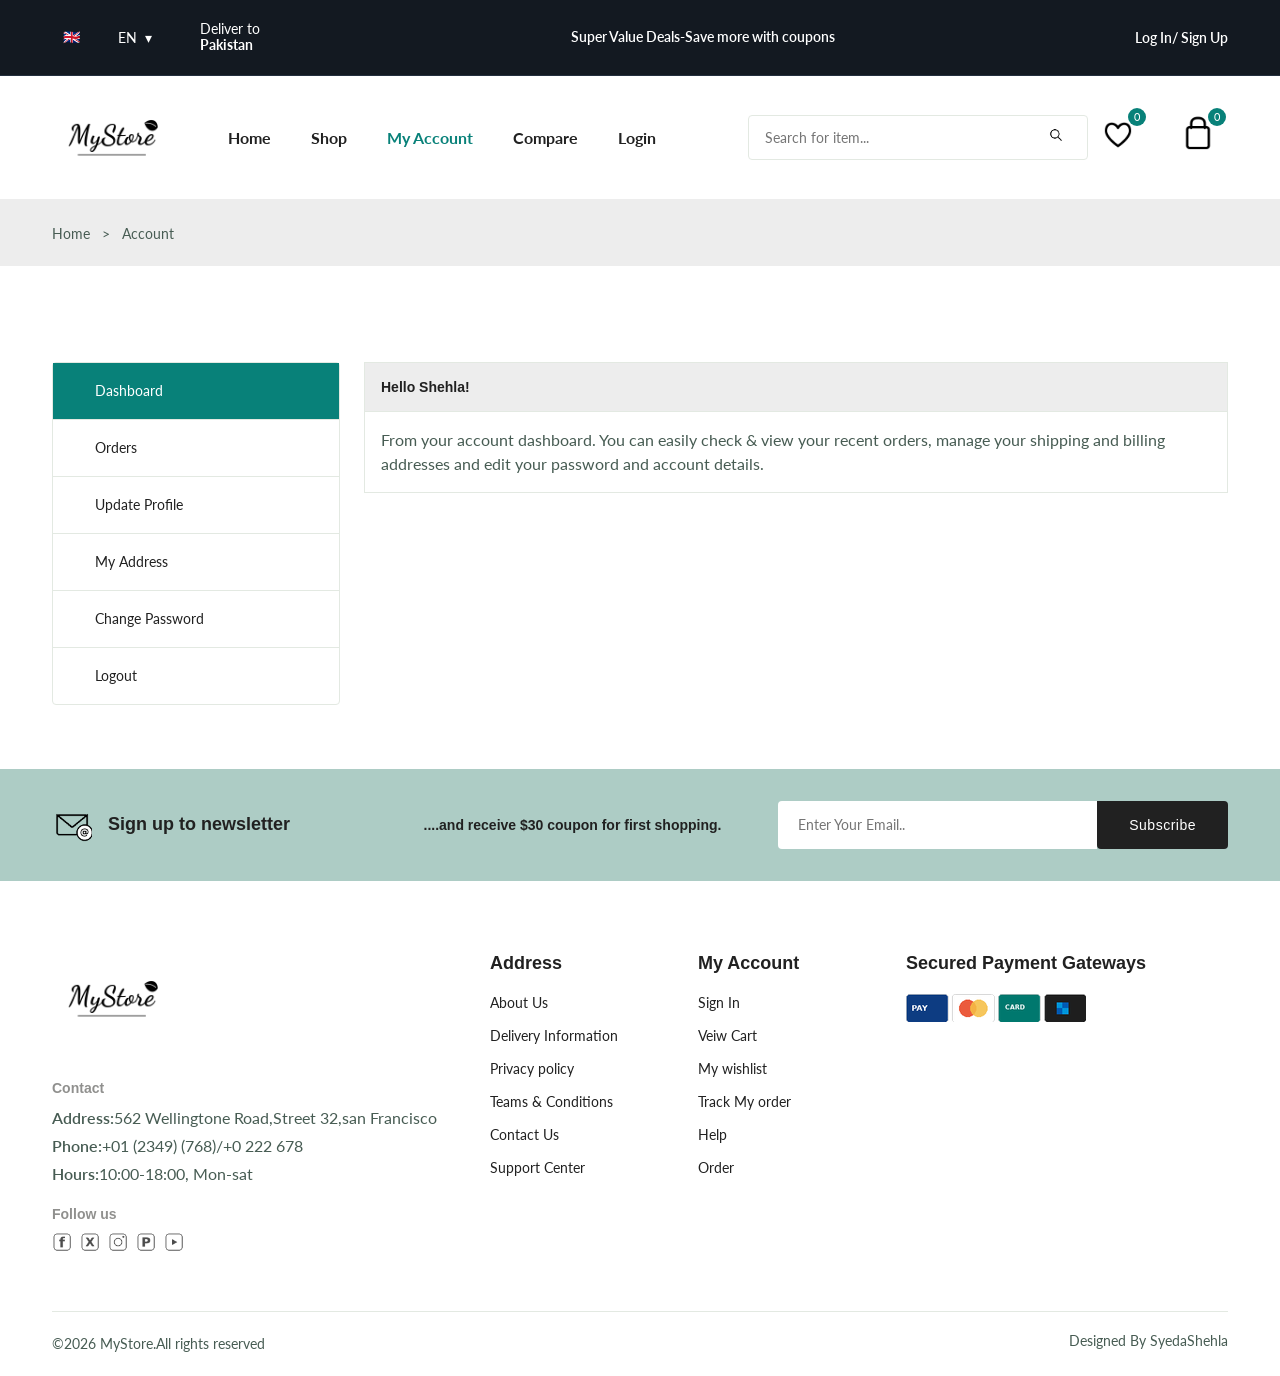
<file: accounts.html>
<!DOCTYPE html>
<html lang="en">
<head>
    <meta charset="UTF-8">
    <meta name="viewport" content="width=device-width, initial-scale=1.0">
    <link
  rel="stylesheet"
  href="https://cdn-uicons.flaticon.com/uicons-regular-straight/css/uicons-regular-straight.css"
/>
    <link
  rel="stylesheet"
  href="https://cdn.jsdelivr.net/npm/swiper@9/swiper-bundle.min.css"
/>
    <link rel="stylesheet" href="style.css">
    <title>E-Commerce Website</title>
</head>
<body>
    <header class="header">
        <div class="header__top">
            <div class="header__container container">
                <div class="header__contact">
                    <span>(+01)-2345-6789</span>
                    <span>Our location</span>

                </div>
                <p class="header__alert-news">Super Value Deals-Save more with coupons</p>
                <a href="login-register.html" class="header__top-action">
                    Log In/ Sign Up
                </a>
            </div>
        </div>
        <nav class="nav container">
            <a href="index.html" class="nav__logo">
                <img src="images/mystore_logo_transparent.png"alt="" class="nav__logo-img"/>
            </a>
            <div class="nav__menu" id="nav__menu">
                <ul class="nav__list">
                    <li class="nav__item">
                        <a href="index.html" class="nav__link">Home</a>
                    </li>
                    <li class="nav__item">
                        <a href="shop.html" class="nav__link">Shop</a>
                    </li>
                    <li class="nav__item">
                        <a href="accounts.html" class="nav__link active-link">My Account</a>
                    </li>
                    <li class="nav__item">
                        <a href="compares.html" class="nav__link">Compare</a>
                    </li>
                    <li class="nav__item">
                        <a href="login-register.html" class="nav__link">Login</a>
                    </li>
                </ul>
                <div class="header__search">
                    <input type="text" placeholder="Search for item..." class="form__input"/>
                    <button class="search__btn">
                        <img src="images/icon_search.png" alt="">
                    </button>
                </div>
                <div class="header__user-actions">
                    <a href="wishlist.html" class="header__action-btn">
                        <img src="images/icon_heart.png" alt="">
                        <span class="count">3</span>
                    </a>
                    <a href="cart.html" class="header__action-btn">
                        <img src="images/icon_bag.png" alt="">
                        <span class="count">3</span>
                    </a>
                </div>
            </div>
        </nav>
    </header>
    <main class="main">
        <section class="breadcrumb">
          <ul class="breadcrumb__list flex container">
            <li><a href="index.html" class="breadcrumb__link">Home</a></li>
            <li><span class="breadcrumb__link">></span></li>
            <li><span class="breadcrumb__link">Account</span></li>
          </ul>
        </section>

        <section class="accounts section--lg">
            <div class="accounts__container container grid">
                <div class="account__tabs">
                    <p class="account__tab active-tab" data-target="#dashboard">
                        <i class="fi fi-rs-settings-sliders"></i> Dashboard
                    </p>

                    <p class="account__tab" data-target="#orders">
                        <i class="fi fi-rs-shopping-bag"></i> Orders
                    </p>

                    <p class="account__tab" data-target="#update-profile">
                        <i class="fi fi-rs-user"></i> Update Profile
                    </p>

                    <p class="account__tab" data-target="#address">
                        <i class="fi fi-rs-marker"></i> My Address
                    </p>

                    <p class="account__tab" data-target="#change-password">
                        <i class="fi fi-rs-user"></i> Change Password
                    </p>

                    <p class="account__tab">
                        <i class="fi fi-rs-exit"></i> Logout
                    </p>
                </div>
                <div class="tabs__content">
                    <div class="tab__content active-tab" content id="dashboard">
                        <h3 class="tab__header">Hello Shehla!</h3>
                        <div class="tab__body">
                            <p class="tab__description">From your account dashboard. You can easily check & view your recent orders, manage your shipping and billing addresses and edit your password and account details.</p>
                        </div>
                    </div>

                    <div class="tab__content" content id="orders">
                        <h3 class="tab__header">Your Orders</h3>
                        <div class="tab__body">
                        <table class="placed__order-table">
                            <tr>
                                <th>Orders</th>
                                <th>Date</th>
                                <th>Status</th>
                                <th>Total</th>
                                <th>Actions</th>
                            </tr>
                            <tr>
                                <td>#1378</td>
                                <td>March 15,2025</td>
                                <td>Processing</td>
                                <td>$125.6</td>
                                <td><a href="#" class="veiw__order">Veiw</a></td>
                            </tr>

                            <tr>
                                <td>#1258</td>
                                <td>October 12,2025</td>
                                <td>Completed</td>
                                <td>$256.8</td>
                                <td><a href="#" class="veiw__order">Veiw</a></td>
                            </tr>

                            <tr>
                                <td>#3567</td>
                                <td>May 5,2026</td>
                                <td>Completed</td>
                                <td>$210.00</td>
                                <td><a href="#" class="veiw__order">Veiw</a></td>
                            </tr>
                        </table>
                        </div>
                    </div>

                    <div class="tab__content" content id="update-profile">
                        <h3 class="tab__header">Update Profile</h3>
                        <div class="tab__body">
                            <form action="" class="form grid">
                                <input type="text" placeholder="Username" class="form__input">
                                <div class="form__btn">
                                    <button class="btn btn--md">Save</button>
                                </div>
                            </form>
                        </div>

                </div>

                <div class="tab__content" content id="address">
                        <h3 class="tab__header">Shipping Address</h3>
                        <div class="tab__body">
                            <address class="address">
                                3522 Interstate <br> 75 business Spur,<br> Sauit Ste.Marie <br> MLt 234545
                            </address>
                            <p class="city">New York</p>
                            <a href="" class="edit">Edit</a>
                        </div>
                </div>

                <div class="tab__content" content id="change-password">
                        <h3 class="tab__header">Change Password</h3>
                        <div class="tab__body">
                        <form action="" class="form grid">
                            <input type="password" placeholder="Current Password" class="form__input">
                            <input type="password" placeholder="New Password" class="form__input">
                            <input type="password" placeholder="Confrim Password" class="form__input">
                            <div class="form__btn">
                                <button class="btn btn--md">Save</button>
                            </div>
                        </form>
                        </div>
                </div>
                
            </div>
        </div>
            
    </section>

        <section class="newsletter section">
        <div class="newsletter__container container grid">
            <h3 class="newsletter__title flex">
                <img src="images/email_at_badge_icon.png" alt="" class="newsletter__icon">
                Sign up to newsletter
            </h3>
            <p class="newsletter__discription">....and receive $30 coupon for first shopping.</p>
            <form action="" class="newsletter__form">
                <input type="text" placeholder="Enter Your Email.." class="newsletter__input">
                <button type="submit" class="newsletter__btn">Subscribe</button>
            </form>
        </div>
        </section>
    </main>
    <footer class="footer container">
        <div class="footer__container grid">
            <div class="footer__content">
                <a href="index.html" class="footer__logo">
                    <img src="images/mystore_logo_transparent.png" alt="" class="footer__logo-img">
                </a>
                <h4 class="footer__subtitle">Contact</h4>
                <p class="footer__description"><span>Address:</span>562 Wellingtone Road,Street 32,san Francisco</p>
                <p class="footer__description"><span>Phone:</span>+01 (2349) (768)/+0 222 678</p>
                <p class="footer__description"><span>Hours:</span>10:00-18:00, Mon-sat </p>
                <div class="footer__social">
                    <h4 class="footer__subtitle">Follow us</h4>
                    <div class="footer__social-links flex">
                        <a href=""> <img src="images/facebook_icon.png" alt="" class="footer__social-icon"></a>
                        <a href=""> <img src="images/twitter_x_icon.png" alt="" class="footer__social-icon"></a>
                        <a href=""> <img src="images/instagram_icon.png" alt="" class="footer__social-icon"></a>
                        <a href=""> <img src="images/pinterest_icon.png" alt="" class="footer__social-icon"></a>
                        <a href=""> <img src="images/youtube_icon.png" alt="" class="footer__social-icon"></a>
                    </div>
                </div>
            </div>
            <div class="footer__content">
                <h3 class="footer__title">Address</h3>
                <ul class="footer__links">
                    <li><a href="" class="footer__link">About Us</a></li>
                    <li><a href="" class="footer__link">Delivery Information</a></li>
                    <li><a href="" class="footer__link">Privacy policy</a></li>
                    <li><a href="" class="footer__link">Teams & Conditions</a></li>
                    <li><a href="" class="footer__link">Contact Us</a></li>
                    <li><a href="" class="footer__link">Support Center</a></li>
                </ul>
            </div>
            <div class="footer__content">
                <h3 class="footer__title">My Account</h3>
                <ul class="footer__links">
                    <li><a href="" class="footer__link">Sign In</a></li>
                    <li><a href="" class="footer__link">Veiw Cart</a></li>
                    <li><a href="" class="footer__link">My wishlist</a></li>
                    <li><a href="" class="footer__link">Track My order</a></li>
                    <li><a href="" class="footer__link">Help</a></li>
                    <li><a href="" class="footer__link">Order</a></li>
                </ul>
            </div>
            <div class="footer__content">
                <h3 class="footer__title">Secured Payment Gateways</h3>
                <img src="images/payment_cards_generic_small.png" alt="" class="payment__img">
            </div>
        </div>
        <div class="footer__bottom">
            <p class="copyright">&copy;2026 MyStore.All rights reserved</p>
            <span class="designer">Designed By SyedaShehla</span>
        </div>
    </footer>
    <script src="https://cdn.jsdelivr.net/npm/swiper@9/swiper-bundle.min.js"></script>
    <script src="script.js"></script>
</body>
</html>
</file>
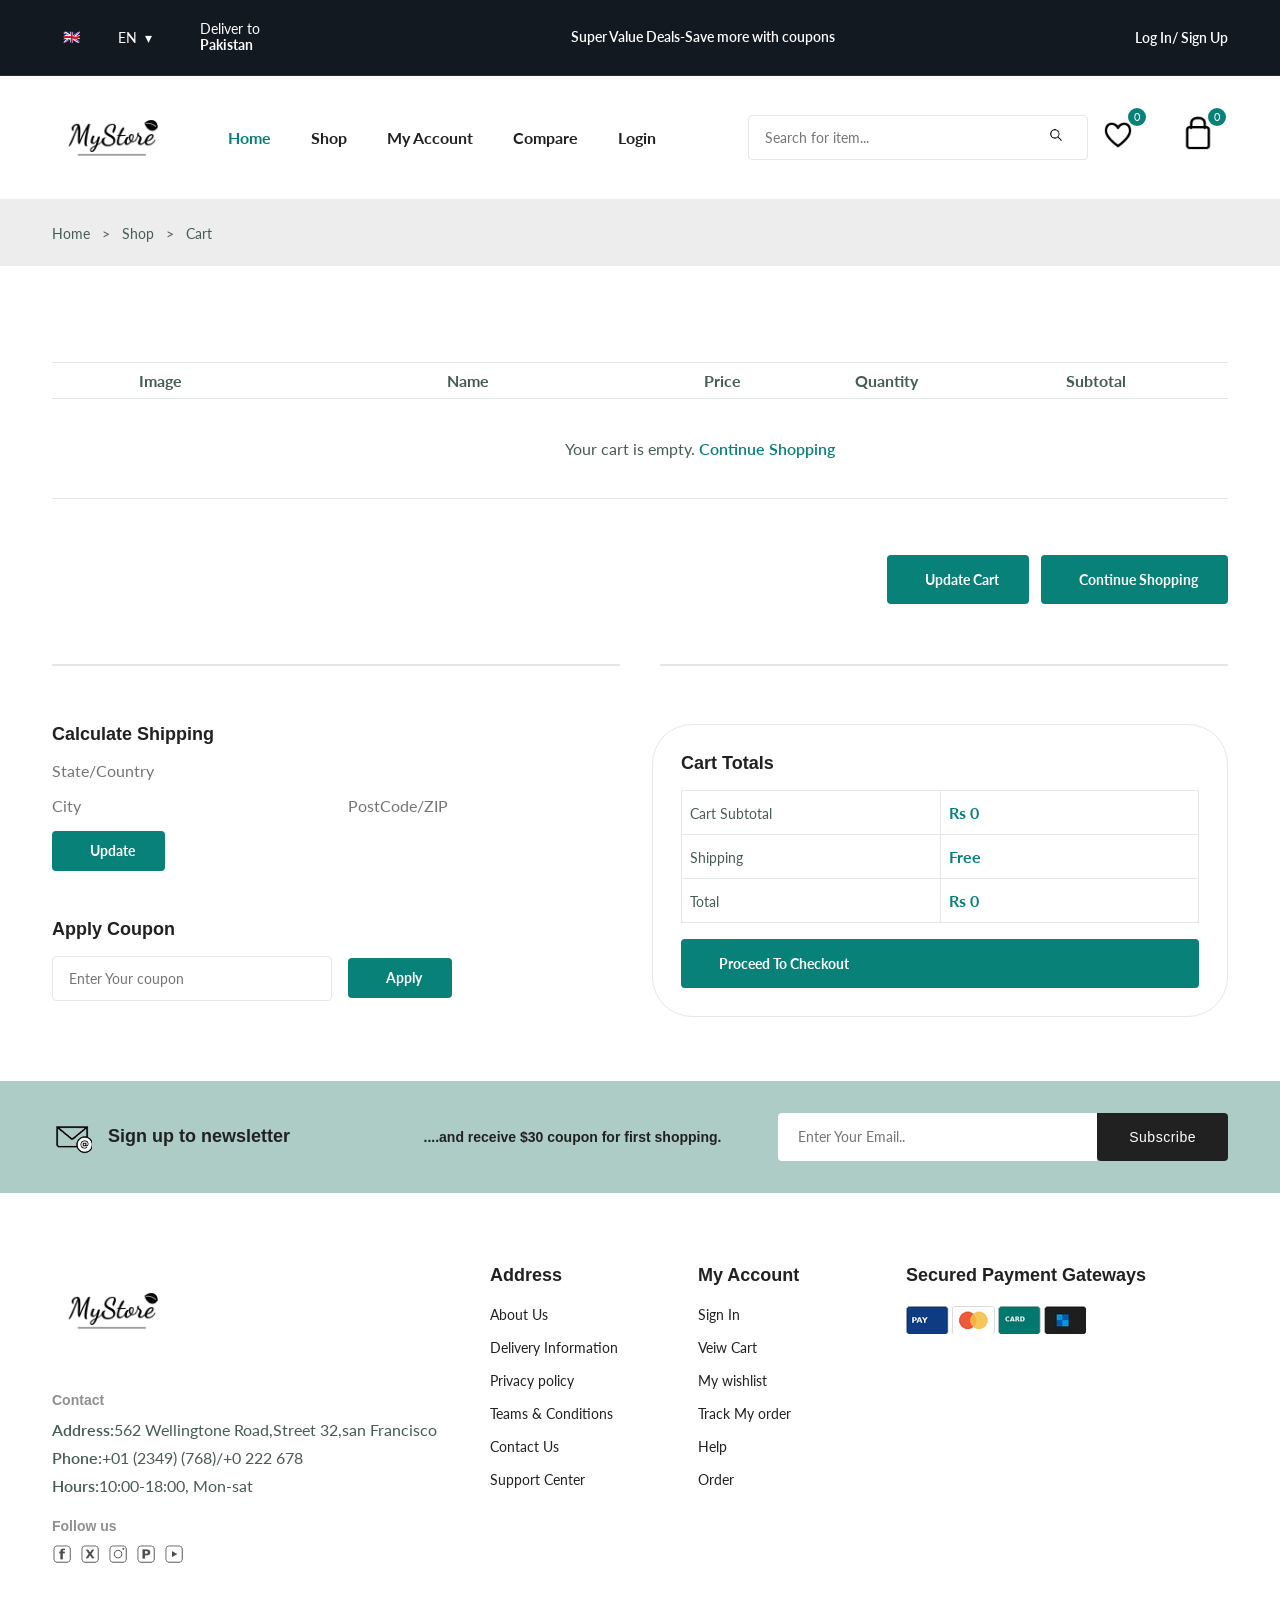
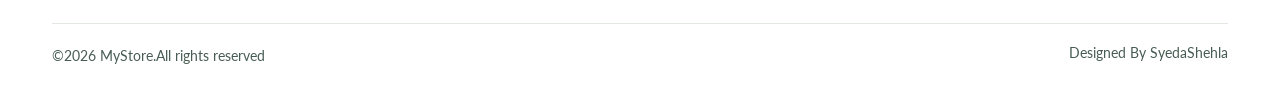
<file: cart.html>
<!DOCTYPE html>
<html lang="en">
<head>
    <meta charset="UTF-8">
    <meta name="viewport" content="width=device-width, initial-scale=1.0">
    <link
  rel="stylesheet"
  href="https://cdn-uicons.flaticon.com/uicons-regular-straight/css/uicons-regular-straight.css"
/>
    <link
  rel="stylesheet"
  href="https://cdn.jsdelivr.net/npm/swiper@9/swiper-bundle.min.css"
/>
    <link rel="stylesheet" href="style.css">
    <title>E-Commerce Website</title>
</head>
<body>
    <header class="header">
        <div class="header__top">
            <div class="header__container container">
                <div class="header__contact">
                    <span>(+01)-2345-6789</span>
                    <span>Our location</span>

                </div>
                <p class="header__alert-news">Super Value Deals-Save more with coupons</p>
                <a href="login-register.html" class="header__top-action">
                    Log In/ Sign Up
                </a>
            </div>
        </div>
        <nav class="nav container">
            <a href="index.html" class="nav__logo">
                <img src="images/mystore_logo_transparent.png"alt="" class="nav__logo-img"/>
            </a>
            <div class="nav__menu" id="nav__menu">
                <ul class="nav__list">
                    <li class="nav__item">
                        <a href="index.html" class="nav__link active-link">Home</a>
                    </li>
                    <li class="nav__item">
                        <a href="shop.html" class="nav__link">Shop</a>
                    </li>
                    <li class="nav__item">
                        <a href="accounts.html" class="nav__link">My Account</a>
                    </li>
                    <li class="nav__item">
                        <a href="compares.html" class="nav__link ">Compare</a>
                    </li>
                    <li class="nav__item">
                        <a href="login-register.html" class="nav__link">Login</a>
                    </li>
                </ul>
                <div class="header__search">
                    <input type="text" placeholder="Search for item..." class="form__input"/>
                    <button class="search__btn">
                        <img src="images/icon_search.png" alt="">
                    </button>
                </div>
                <div class="header__user-actions">
                    <a href="wishlist.html" class="header__action-btn">
                        <img src="images/icon_heart.png" alt="">
                        <span class="count">3</span>
                    </a>
                    <a href="cart.html" class="header__action-btn">
                        <img src="images/icon_bag.png" alt="">
                        <span class="count">3</span>
                    </a>
                </div>
            </div>
        </nav>
    </header>
    <main class="main">
        <section class="breadcrumb">
          <ul class="breadcrumb__list flex container">
            <li><a href="index.html" class="breadcrumb__link">Home</a></li>
            <li><span class="breadcrumb__link">></span></li>
            <li><span class="breadcrumb__link">Shop</span></li>
            <li><span class="breadcrumb__link">></span></li>
            <li><span class="breadcrumb__link">Cart</span></li>
          </ul>
        </section>

        <section class="cart section--lg container">
            <div class="table__container">
                <table class="table">
                    <tr>
                        <th>Image</th>
                        <th>Name</th>
                        <th>Price</th>
                        <th>Quantity</th>
                        <th>Subtotal</th>
                        <th>Remove</th>
                    </tr>
                    <tr>
                        <td><img src="images/category 2.jpg" alt="" class="table__img"></td>
                        <td>
                            <h3 class="table__title">Premium-Looking Brown Classic Luxe Handbag</h3>
                            <p class="table__description">A premium brown handbag with elegant black accents for everyday and formal use.</p>
                        </td>
                        <td><span class="table__price">$110</span></td>
                        <td><input type="number" value="3" class="quantity"></td>
                        <td><span class="table__subtotal">$220</span></td>
                        <td><i class="fi fi-rs-trash table__trash"></i></td>
                    </tr>

                    <tr>
                        <td><img src="images/category10.jpg" alt="" class="table__img"></td>
                        <td>
                            <h3 class="table__title">Cozy Knit Fringe Poncho</h3>
                            <p class="table__description">A soft cream knitted poncho with beautiful fringe detailing perfect for a cozy and stylish look.</p>
                        </td>
                        <td><span class="table__price">$159</span></td>
                        <td><input type="number" value="3" class="quantity"></td>
                        <td><span class="table__subtotal">$246</span></td>
                        <td><i class="fi fi-rs-trash table__trash"></i></td>
                    </tr>

                    <tr>
                        <td><img src="images/category 4.jpg" alt="" class="table__img"></td>
                        <td>
                            <h3 class="table__title">Classic Black Wayfarer Sunglasses</h3>
                            <p class="table__description">Sleek black-frame sunglasses with dark tinted lens and sophisticated look.</p>
                        </td>
                        <td><span class="table__price">$215</span></td>
                        <td><input type="number" value="3" class="quantity"></td>
                        <td><span class="table__subtotal">$278</span></td>
                        <td><i class="fi fi-rs-trash table__trash"></i></td>
                    </tr>

                </table>
            </div>
            <div class="cart__actions">
                <a href="" class="btn flex btn--md">
                    <i class="fi-rs-shuffle"></i> Update Cart
                </a>
                <a href="" class="btn flex btn--md">
                    <i class="fi-rs-shopping-bag"></i> Continue Shopping
                </a>
            </div>
            <div class="divider">
                <i class="fi fi-rs-fingerprint"></i>
            </div>
            <div class="cart__group grid">
                <div>
                    <div class="cart__shipping">
                        <h3 class="section__title">Calculate Shipping</h3>
                        <form action="" class="form grid">
                            <input type="text" placeholder="State/Country" class="form input">
                            <div class="form__group grid">
                                <input type="text" placeholder="City" class="form input">
                                <input type="text" placeholder="PostCode/ZIP" class="form input">
                            </div>
                            <div class="form__btn">
                                <button class="btn flex btn--sm ">
                                    <i class="fi-rs-shuffle"></i> Update
                                </button>
                            </div>
                        </form>
                    </div>
                    <div class="cart__coupon">
                        <h3 class="section__title">Apply Coupon</h3>

                        <form action="" class="coupon__form form grid">
                            <div class="form__group grid">
                                <input type="text" class="form__input" placeholder="Enter Your coupon">
                                <div class="form__btn">
                                    <button class="btn flex btn--sm ">
                                    <i class="fi-rs-label"></i> Apply
                                </button>
                                </div>
                            </div>
                        </form>
                    </div>
                </div>
                <div class="cart__total">
                    <h3 class="section__title">Cart Totals</h3>
                    <table class="cart__total-table">
                        <tr>
                            <td><span class="cart__total-title">Cart Subtotal</span></td>
                            <td><span class="cart__total-price">$240.56</span></td>
                        </tr>
                        <tr>
                            <td><span class="cart__total-title">Shipping</span></td>
                            <td><span class="cart__total-price">$56.9</span></td>
                        </tr>
                        <tr>
                            <td><span class="cart__total-title">Total</span></td>
                            <td><span class="cart__total-price">$359.65</span></td>
                        </tr>
                    </table>
                    <a href="checkout.html" class="btn flex btn--md">
                        <i class="fi fi-rs-box-alt"></i> Proceed To Checkout
                    </a>
                </div>
            </div>

        </section>
        
        <section class="newsletter section">
        <div class="newsletter__container container grid">
            <h3 class="newsletter__title flex">
                <img src="images/email_at_badge_icon.png" alt="" class="newsletter__icon">
                Sign up to newsletter
            </h3>
            <p class="newsletter__discription">....and receive $30 coupon for first shopping.</p>
            <form action="" class="newsletter__form">
                <input type="text" placeholder="Enter Your Email.." class="newsletter__input">
                <button type="submit" class="newsletter__btn">Subscribe</button>
            </form>
        </div>
        </section>
    </main>
    <footer class="footer container">
        <div class="footer__container grid">
            <div class="footer__content">
                <a href="index.html" class="footer__logo">
                    <img src="images/mystore_logo_transparent.png" alt="" class="footer__logo-img">
                </a>
                <h4 class="footer__subtitle">Contact</h4>
                <p class="footer__description"><span>Address:</span>562 Wellingtone Road,Street 32,san Francisco</p>
                <p class="footer__description"><span>Phone:</span>+01 (2349) (768)/+0 222 678</p>
                <p class="footer__description"><span>Hours:</span>10:00-18:00, Mon-sat </p>
                <div class="footer__social">
                    <h4 class="footer__subtitle">Follow us</h4>
                    <div class="footer__social-links flex">
                        <a href=""> <img src="images/facebook_icon.png" alt="" class="footer__social-icon"></a>
                        <a href=""> <img src="images/twitter_x_icon.png" alt="" class="footer__social-icon"></a>
                        <a href=""> <img src="images/instagram_icon.png" alt="" class="footer__social-icon"></a>
                        <a href=""> <img src="images/pinterest_icon.png" alt="" class="footer__social-icon"></a>
                        <a href=""> <img src="images/youtube_icon.png" alt="" class="footer__social-icon"></a>
                    </div>
                </div>
            </div>
            <div class="footer__content">
                <h3 class="footer__title">Address</h3>
                <ul class="footer__links">
                    <li><a href="" class="footer__link">About Us</a></li>
                    <li><a href="" class="footer__link">Delivery Information</a></li>
                    <li><a href="" class="footer__link">Privacy policy</a></li>
                    <li><a href="" class="footer__link">Teams & Conditions</a></li>
                    <li><a href="" class="footer__link">Contact Us</a></li>
                    <li><a href="" class="footer__link">Support Center</a></li>
                </ul>
            </div>
            <div class="footer__content">
                <h3 class="footer__title">My Account</h3>
                <ul class="footer__links">
                    <li><a href="" class="footer__link">Sign In</a></li>
                    <li><a href="" class="footer__link">Veiw Cart</a></li>
                    <li><a href="" class="footer__link">My wishlist</a></li>
                    <li><a href="" class="footer__link">Track My order</a></li>
                    <li><a href="" class="footer__link">Help</a></li>
                    <li><a href="" class="footer__link">Order</a></li>
                </ul>
            </div>
            <div class="footer__content">
                <h3 class="footer__title">Secured Payment Gateways</h3>
                <img src="images/payment_cards_generic_small.png" alt="" class="payment__img">
            </div>
        </div>
        <div class="footer__bottom">
            <p class="copyright">&copy;2026 MyStore.All rights reserved</p>
            <span class="designer">Designed By SyedaShehla</span>
        </div>
    </footer>
    <script src="https://cdn.jsdelivr.net/npm/swiper@9/swiper-bundle.min.js"></script>
    <script src="script.js"></script>
</body>
</html>
</file>
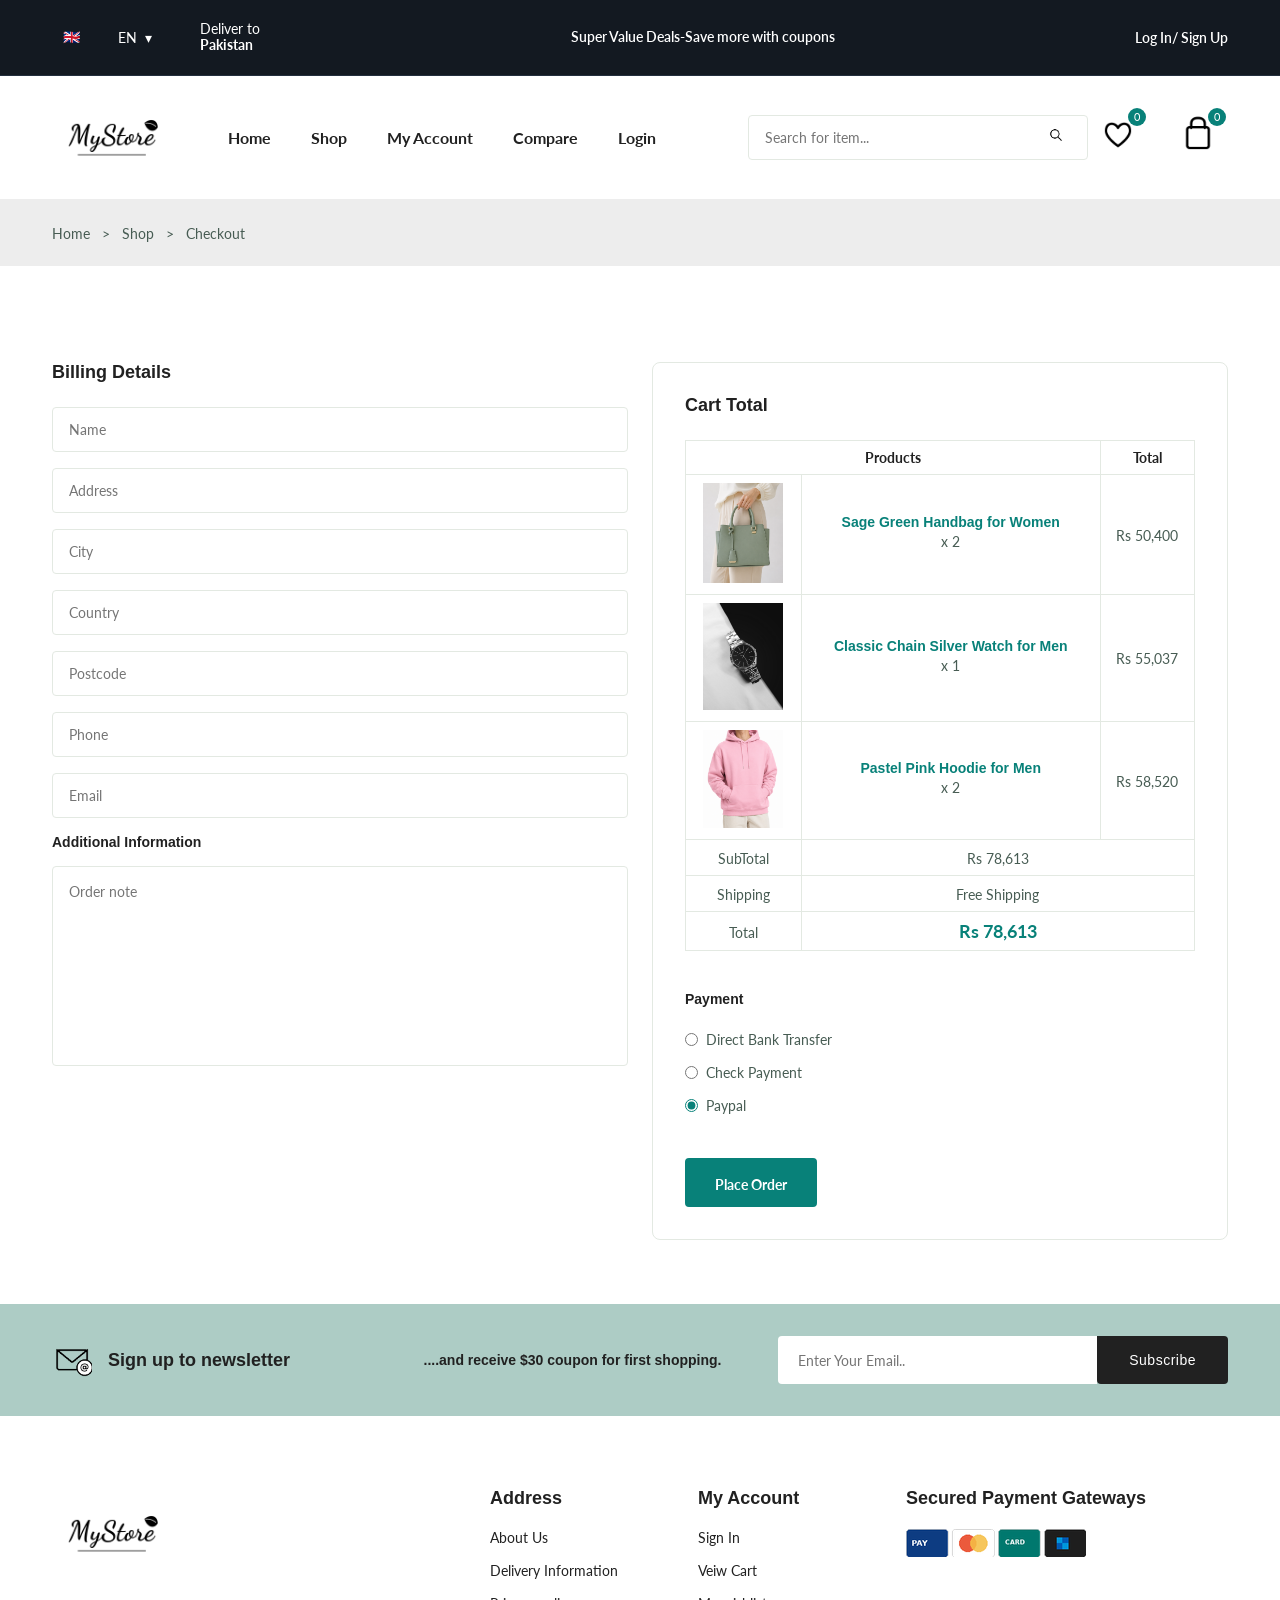
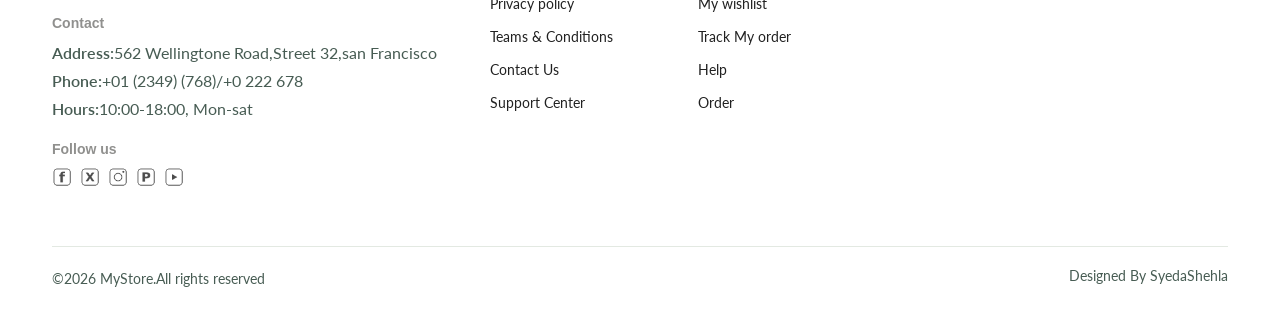
<file: checkout.html>
<!DOCTYPE html>
<html lang="en">
<head>
    <meta charset="UTF-8">
    <meta name="viewport" content="width=device-width, initial-scale=1.0">
    <link
  rel="stylesheet"
  href="https://cdn-uicons.flaticon.com/uicons-regular-straight/css/uicons-regular-straight.css"
/>
    <link
  rel="stylesheet"
  href="https://cdn.jsdelivr.net/npm/swiper@9/swiper-bundle.min.css"
/>
    <link rel="stylesheet" href="style.css">
    <title>E-Commerce Website</title>
</head>
<body>
    <header class="header">
        <div class="header__top">
            <div class="header__container container">
                <div class="header__contact">
                    <span>(+01)-2345-6789</span>
                    <span>Our location</span>

                </div>
                <p class="header__alert-news">Super Value Deals-Save more with coupons</p>
                <a href="login-register.html" class="header__top-action">
                    Log In/ Sign Up
                </a>
            </div>
        </div>
        <nav class="nav container">
            <a href="index.html" class="nav__logo">
                <img src="images/mystore_logo_transparent.png"alt="" class="nav__logo-img"/>
            </a>
            <div class="nav__menu" id="nav__menu">
                <ul class="nav__list">
                    <li class="nav__item">
                        <a href="index.html" class="nav__link">Home</a>
                    </li>
                    <li class="nav__item">
                        <a href="shop.html" class="nav__link">Shop</a>
                    </li>
                    <li class="nav__item">
                        <a href="accounts.html" class="nav__link">My Account</a>
                    </li>
                    <li class="nav__item">
                        <a href="compares.html" class="nav__link ">Compare</a>
                    </li>
                    <li class="nav__item">
                        <a href="login-register.html" class="nav__link">Login</a>
                    </li>
                </ul>
                <div class="header__search">
                    <input type="text" placeholder="Search for item..." class="form__input"/>
                    <button class="search__btn">
                        <img src="images/icon_search.png" alt="">
                    </button>
                </div>
                <div class="header__user-actions">
                    <a href="wishlist.html" class="header__action-btn">
                        <img src="images/icon_heart.png" alt="">
                        <span class="count">3</span>
                    </a>
                    <a href="cart.html" class="header__action-btn">
                        <img src="images/icon_bag.png" alt="">
                        <span class="count">3</span>
                    </a>
                </div>
            </div>
        </nav>
    </header>
    <main class="main">
        <section class="breadcrumb">
          <ul class="breadcrumb__list flex container">
            <li><a href="index.html" class="breadcrumb__link">Home</a></li>
            <li><span class="breadcrumb__link">></span></li>
            <li><span class="breadcrumb__link">Shop</span></li>
            <li><span class="breadcrumb__link">></span></li>
            <li><span class="breadcrumb__link">Checkout</span></li>
          </ul>
        </section>
        <section class="checkout section--lg">
            <div class="checkout__container container grid">
                <div class="checkout__group">
                    <h3 class="section__title">Billing Details</h3>
                    <form action="" class="form__grid">
                        <input type="text" placeholder="Name" class="form__input">

                        <input type="text" placeholder="Address" class="form__input">

                        <input type="text" placeholder="City" class="form__input">

                        <input type="text" placeholder="Country" class="form__input">

                        <input type="text" placeholder="Postcode" class="form__input">

                        <input type="text" placeholder="Phone" class="form__input">

                        <input type="email" placeholder="Email" class="form__input">
                        <h3 class="checkout__title">Additional Information</h3>
                        <textarea name="" placeholder="Order note" id="" cols="30" rows="10" class="form__input textarea"></textarea>
                    </form>
                </div>

                <div class="checkout__group">
                    <h3 class="section__title"> Cart Total</h3>
                    <table class="order__table">
                        <tr>
                            <th colspan="2">Products</th>
                            <th>Total</th>
                        </tr>
                        <tr>
                            <td><img src="images/handbag img 2 ladies.png" alt="" class="order__img"></td>
                            <td><h3 class="table__title">Sage Green Handbag for Women</h3>
                            <p class="table__quantity">x 2</p></td>
                            <td><span class="table__price">$180.00</span></td>
                        </tr>

                        <tr>
                            <td><img src="images/watch4.jpg" class="order__img"></td>
                            <td><h3 class="table__title">Classic Chain Silver Watch for Men</h3>
                            <p class="table__quantity">x 1</p></td>
                            <td><span class="table__price">$196.56</span></td>
                        </tr>

                        <tr>
                            <td><img src="images/hoodie img 2.png" class="order__img"></td>
                            <td><h3 class="table__title">Pastel Pink Hoodie for Men</h3>
                            <p class="table__quantity">x 2</p></td>
                            <td><span class="table__price">$209.00</span></td>
                        </tr>

                        <tr>
                             <td><span class="order__subtitle">SubTotal</span></td>
                             <td colspan="2"><span class="table__price">$280.76</span></td>
                        </tr>

                        <tr>
                             <td><span class="order__subtitle">Shipping</span></td>
                             <td colspan="2"><span class="table__price">Free Shipping</span></td>
                        </tr>

                        <tr>
                             <td><span class="order__subtitle">Total</span></td>
                             <td colspan="2"><span class="order__grand-total">$280.76</span></td>
                        </tr>
                    </table>
                    <div class="payment__method">
                        <h3 class="checkout__title payment__title">Payment</h3>
                        <div class="payment__option flex">
                            <input type="radio" name="radio" checked class="payment__input">
                            <lable for="" class="payment__label">Direct Bank Transfer</lable>
                        </div>

                        <div class="payment__option flex">
                            <input type="radio" name="radio" checked class="payment__input">
                            <lable for="" class="payment__label">Check Payment</lable>
                        </div>

                        <div class="payment__option flex">
                            <input type="radio" name="radio" checked class="payment__input">
                            <lable for="" class="payment__label">Paypal</lable>
                        </div>
                    </div>
                    <button class="btn btn--md">Place Order</button>
                </div>
            </div>
        </section>

        <section class="newsletter section">
        <div class="newsletter__container container grid">
            <h3 class="newsletter__title flex">
                <img src="images/email_at_badge_icon.png" alt="" class="newsletter__icon">
                Sign up to newsletter
            </h3>
            <p class="newsletter__discription">....and receive $30 coupon for first shopping.</p>
            <form action="" class="newsletter__form">
                <input type="text" placeholder="Enter Your Email.." class="newsletter__input">
                <button type="submit" class="newsletter__btn">Subscribe</button>
            </form>
        </div>
        </section>
    </main>


    <footer class="footer container">
        <div class="footer__container grid">
            <div class="footer__content">
                <a href="index.html" class="footer__logo">
                    <img src="images/mystore_logo_transparent.png" alt="" class="footer__logo-img">
                </a>
                <h4 class="footer__subtitle">Contact</h4>
                <p class="footer__description"><span>Address:</span>562 Wellingtone Road,Street 32,san Francisco</p>
                <p class="footer__description"><span>Phone:</span>+01 (2349) (768)/+0 222 678</p>
                <p class="footer__description"><span>Hours:</span>10:00-18:00, Mon-sat </p>
                <div class="footer__social">
                    <h4 class="footer__subtitle">Follow us</h4>
                    <div class="footer__social-links flex">
                        <a href=""> <img src="images/facebook_icon.png" alt="" class="footer__social-icon"></a>
                        <a href=""> <img src="images/twitter_x_icon.png" alt="" class="footer__social-icon"></a>
                        <a href=""> <img src="images/instagram_icon.png" alt="" class="footer__social-icon"></a>
                        <a href=""> <img src="images/pinterest_icon.png" alt="" class="footer__social-icon"></a>
                        <a href=""> <img src="images/youtube_icon.png" alt="" class="footer__social-icon"></a>
                    </div>
                </div>
            </div>
            <div class="footer__content">
                <h3 class="footer__title">Address</h3>
                <ul class="footer__links">
                    <li><a href="" class="footer__link">About Us</a></li>
                    <li><a href="" class="footer__link">Delivery Information</a></li>
                    <li><a href="" class="footer__link">Privacy policy</a></li>
                    <li><a href="" class="footer__link">Teams & Conditions</a></li>
                    <li><a href="" class="footer__link">Contact Us</a></li>
                    <li><a href="" class="footer__link">Support Center</a></li>
                </ul>
            </div>
            <div class="footer__content">
                <h3 class="footer__title">My Account</h3>
                <ul class="footer__links">
                    <li><a href="" class="footer__link">Sign In</a></li>
                    <li><a href="" class="footer__link">Veiw Cart</a></li>
                    <li><a href="" class="footer__link">My wishlist</a></li>
                    <li><a href="" class="footer__link">Track My order</a></li>
                    <li><a href="" class="footer__link">Help</a></li>
                    <li><a href="" class="footer__link">Order</a></li>
                </ul>
            </div>
            <div class="footer__content">
                <h3 class="footer__title">Secured Payment Gateways</h3>
                <img src="images/payment_cards_generic_small.png" alt="" class="payment__img">
            </div>
        </div>
        <div class="footer__bottom">
            <p class="copyright">&copy;2026 MyStore.All rights reserved</p>
            <span class="designer">Designed By SyedaShehla</span>
        </div>
    </footer>
    <script src="https://cdn.jsdelivr.net/npm/swiper@9/swiper-bundle.min.js"></script>
    <script src="script.js"></script>
</body>
</html>
</file>
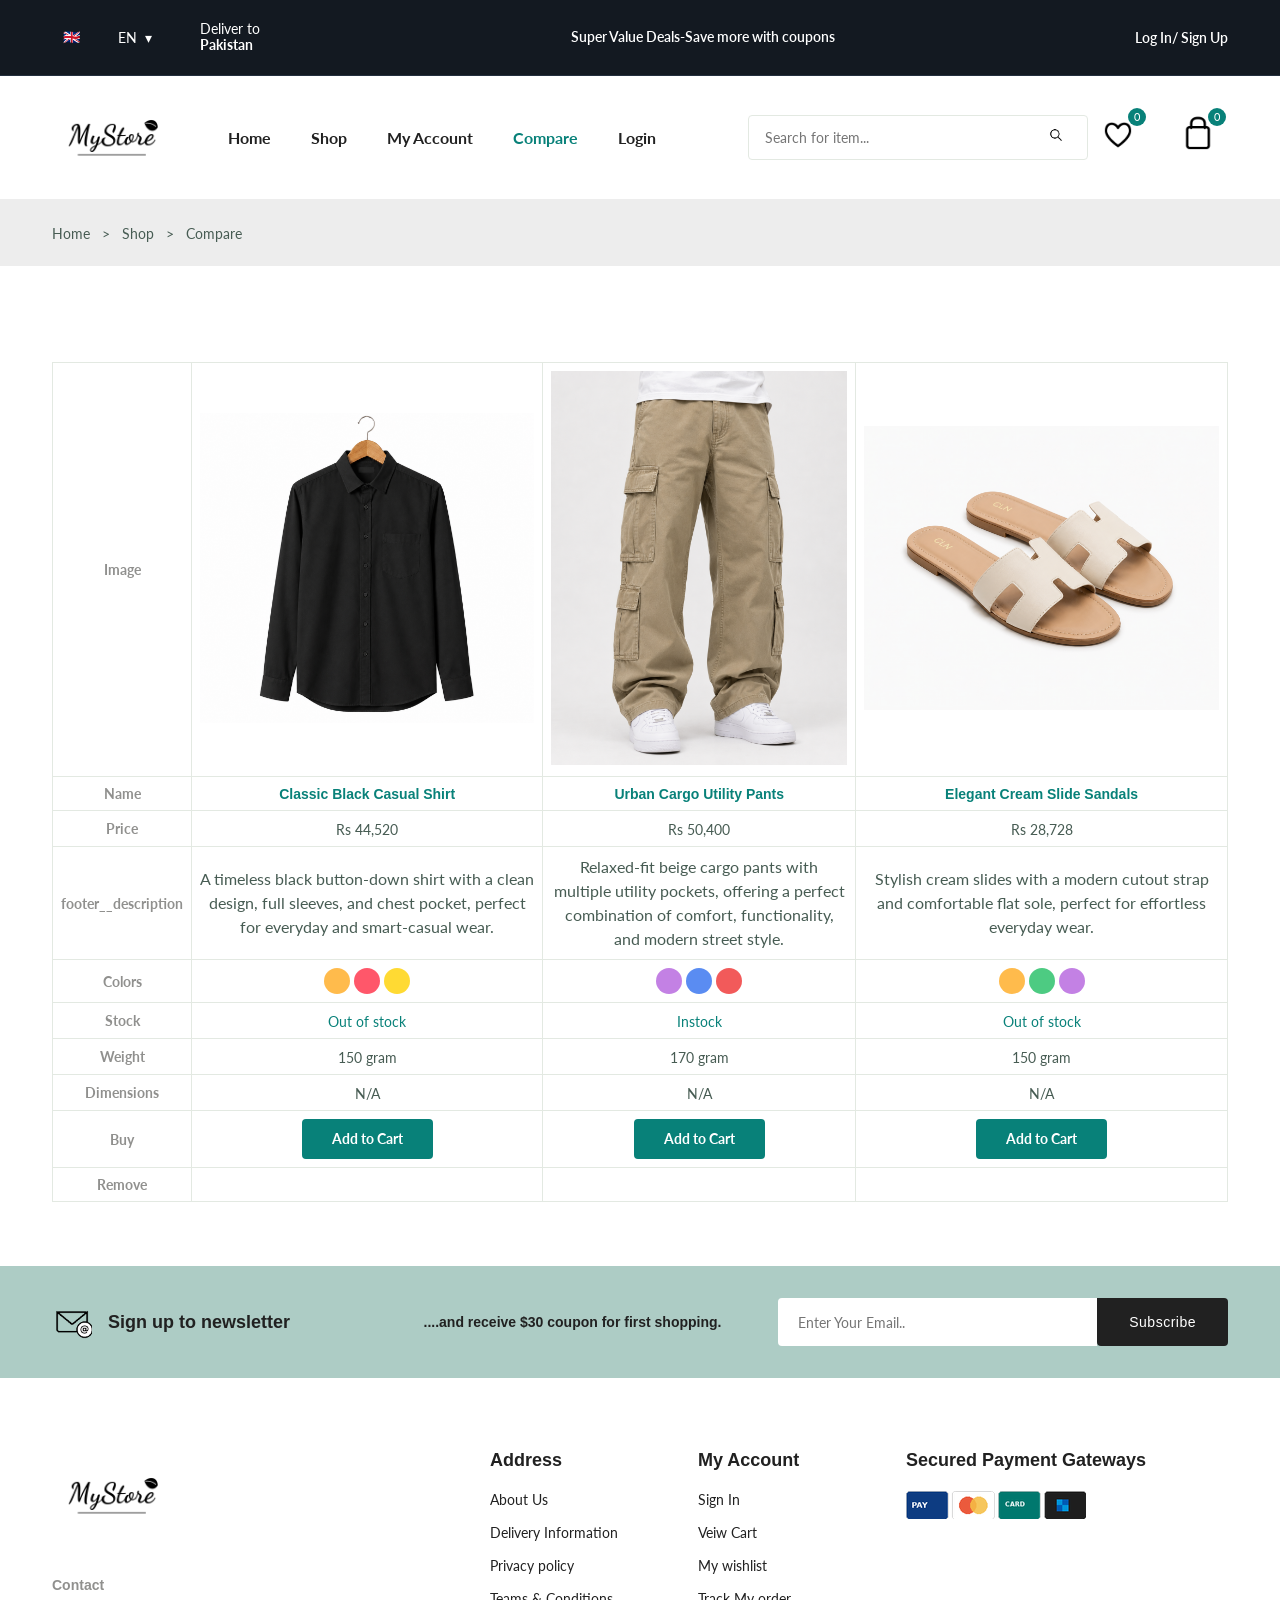
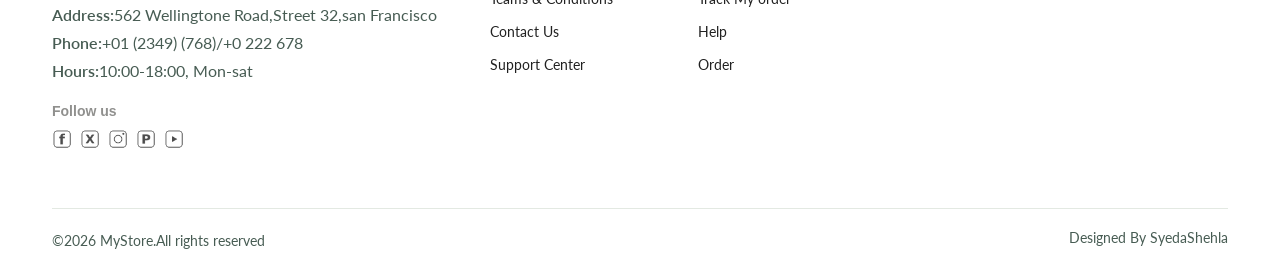
<file: compares.html>
<!DOCTYPE html>
<html lang="en">
<head>
    <meta charset="UTF-8">
    <meta name="viewport" content="width=device-width, initial-scale=1.0">
    <link
  rel="stylesheet"
  href="https://cdn-uicons.flaticon.com/uicons-regular-straight/css/uicons-regular-straight.css"
/>
    <link
  rel="stylesheet"
  href="https://cdn.jsdelivr.net/npm/swiper@9/swiper-bundle.min.css"
/>
    <link rel="stylesheet" href="style.css">
    <title>E-Commerce Website</title>
</head>
<body>
    <header class="header">
        <div class="header__top">
            <div class="header__container container">
                <div class="header__contact">
                    <span>(+01)-2345-6789</span>
                    <span>Our location</span>

                </div>
                <p class="header__alert-news">Super Value Deals-Save more with coupons</p>
                <a href="login-register.html" class="header__top-action">
                    Log In/ Sign Up
                </a>
            </div>
        </div>
        <nav class="nav container">
            <a href="index.html" class="nav__logo">
                <img src="images/mystore_logo_transparent.png"alt="" class="nav__logo-img"/>
            </a>
            <div class="nav__menu" id="nav__menu">
                <ul class="nav__list">
                    <li class="nav__item">
                        <a href="index.html" class="nav__link">Home</a>
                    </li>
                    <li class="nav__item">
                        <a href="shop.html" class="nav__link">Shop</a>
                    </li>
                    <li class="nav__item">
                        <a href="accounts.html" class="nav__link">My Account</a>
                    </li>
                    <li class="nav__item">
                        <a href="compares.html" class="nav__link active-link ">Compare</a>
                    </li>
                    <li class="nav__item">
                        <a href="login-register.html" class="nav__link">Login</a>
                    </li>
                </ul>
                <div class="header__search">
                    <input type="text" placeholder="Search for item..." class="form__input"/>
                    <button class="search__btn">
                        <img src="images/icon_search.png" alt="">
                    </button>
                </div>
                <div class="header__user-actions">
                    <a href="wishlist.html" class="header__action-btn">
                        <img src="images/icon_heart.png" alt="">
                        <span class="count">3</span>
                    </a>
                    <a href="cart.html" class="header__action-btn">
                        <img src="images/icon_bag.png" alt="">
                        <span class="count">3</span>
                    </a>
                </div>
            </div>
        </nav>
    </header>
    <main class="main">
        <section class="breadcrumb">
          <ul class="breadcrumb__list flex container">
            <li><a href="index.html" class="breadcrumb__link">Home</a></li>
            <li><span class="breadcrumb__link">></span></li>
            <li><span class="breadcrumb__link">Shop</span></li>
            <li><span class="breadcrumb__link">></span></li>
            <li><span class="breadcrumb__link">Compare</span></li>
          </ul>
        </section>
        <section class="compare container section--lg">
            <table class="compare__table">
                <tr>
                    <th>Image</th>
                    <td><img src="images/black shirt img 1 front.png" alt="" class="compare__img"></td>

                    <td><img src="images/cargo img2.png" alt="" class="compare__img"></td>

                    <td><img src="images/slipers img1.png" alt="" class="compare__img"></td>
                </tr>

                <tr>
                    <th>Name</th>
                    <td><h3 class="table__title">Classic Black Casual Shirt</h3></td>
                    <td><h3 class="table__title">Urban Cargo Utility Pants</h3></td>
                    <td><h3 class="table__title">Elegant Cream Slide Sandals</h3></td>
                </tr>
                <tr>
                    <th>Price</th>
                    <td><span class="table__price">$159.0</span></td>
                    <td><span class="table__price">$180.00</span></td>
                    <td><span class="table__price">$102.6</span></td>
                </tr>
                <tr>
                    <th>footer__description</th>
                    <td><p>A timeless black button-down shirt with a clean design, full sleeves, and chest pocket, perfect for everyday and smart-casual wear.</p></td>
                    <td><p>Relaxed-fit beige cargo pants with multiple utility pockets, offering a perfect combination of comfort, functionality, and modern street style.</p></td>
                    <td><p>Stylish cream slides with a modern cutout strap and comfortable flat sole, perfect for effortless everyday wear.</p></td>

                 </tr>   
                    <tr>
                        <th>Colors</th>
                         <td>
                        <ul class="color__list compare__colors">
                            <li>
                                <a href="#" class="color__link" style="background-color: hsl(37, 100%, 65%);"></a>
                            </li>

                            <li>
                                <a href="#" class="color__link" style="background-color: hsl(353, 100%, 67%);"></a>
                            </li>

                            <li>
                                <a href="#" class="color__link" style="background-color: hsl(49,100%, 60%);"></a>
                            </li>
                        </ul>
                         </td>

                         <td>
                        <ul class="color__list compare__colors">
                            <li>
                                <a href="#" class="color__link" style="background-color:hsl(280, 65%, 70%);"></a>
                            </li>

                            <li>
                                <a href="#" class="color__link" style="background-color:hsl(220, 85%, 65%); ;"></a>
                            </li>

                            <li>
                                <a href="#" class="color__link" style="background-color: hsl(0, 85%, 65%);"></a>
                            </li>
                        </ul>
                         </td>

                         <td>
                        <ul class="color__list compare__colors">
                            <li>
                                <a href="#" class="color__link" style="background-color: hsl(37, 100%, 65%);"></a>
                            </li>

                            <li>
                                <a href="#" class="color__link" style="background-color: hsl(145, 55%, 55%); "></a>
                            </li>

                            <li>
                                <a href="#" class="color__link" style="background-color: hsl(280, 65%, 70%); "></a>
                            </li>
                        </ul>
                         </td>
                    </tr>
                    <tr>
                        <th>Stock</th>
                        <td><span class="table__stock">Out of stock</span></td>
                        <td><span class="table__stock">Instock</span></td>
                        <td><span class="table__stock">Out of stock</span></td>
                    </tr>

                    <tr>
                        <th>Weight</th>
                        <td><span class="table__weight">150 gram</span></td>
                        <td><span class="table__weight">170 gram</span></td>
                        <td><span class="table__weight">150 gram</span></td>
                    </tr>

                    <tr>
                        <th>Dimensions</th>
                        <td><span class="table__dimension">N/A</span></td>
                        <td><span class="table__dimension">N/A</span></td>
                        <td><span class="table__dimension">N/A</span></td>
                    </tr>

                    <tr>
                        <th>Buy</th>
                        <td><a href="" class="btn btn--sm">Add to Cart</a></td>
                        <td><a href="" class="btn btn--sm">Add to Cart</a></td>
                        <td><a href="" class="btn btn--sm">Add to Cart</a></td>
                    </tr>

                    <tr>
                        <th>Remove</th>
                        <td><i class=" fi fi-rs-trash table__trash"></i></td>
                        <td><i class=" fi fi-rs-trash table__trash"></i></td>
                        <td><i class=" fi fi-rs-trash table__trash"></i></td>
                    </tr>

            </table>
        </section>
        <section class="newsletter section">
        <div class="newsletter__container container grid">
            <h3 class="newsletter__title flex">
                <img src="images/email_at_badge_icon.png" alt="" class="newsletter__icon">
                Sign up to newsletter
            </h3>
            <p class="newsletter__discription">....and receive $30 coupon for first shopping.</p>
            <form action="" class="newsletter__form">
                <input type="text" placeholder="Enter Your Email.." class="newsletter__input">
                <button type="submit" class="newsletter__btn">Subscribe</button>
            </form>
        </div>
        </section>
    </main>
    <footer class="footer container">
        <div class="footer__container grid">
            <div class="footer__content">
                <a href="index.html" class="footer__logo">
                    <img src="images/mystore_logo_transparent.png" alt="" class="footer__logo-img">
                </a>
                <h4 class="footer__subtitle">Contact</h4>
                <p class="footer__description"><span>Address:</span>562 Wellingtone Road,Street 32,san Francisco</p>
                <p class="footer__description"><span>Phone:</span>+01 (2349) (768)/+0 222 678</p>
                <p class="footer__description"><span>Hours:</span>10:00-18:00, Mon-sat </p>
                <div class="footer__social">
                    <h4 class="footer__subtitle">Follow us</h4>
                    <div class="footer__social-links flex">
                        <a href=""> <img src="images/facebook_icon.png" alt="" class="footer__social-icon"></a>
                        <a href=""> <img src="images/twitter_x_icon.png" alt="" class="footer__social-icon"></a>
                        <a href=""> <img src="images/instagram_icon.png" alt="" class="footer__social-icon"></a>
                        <a href=""> <img src="images/pinterest_icon.png" alt="" class="footer__social-icon"></a>
                        <a href=""> <img src="images/youtube_icon.png" alt="" class="footer__social-icon"></a>
                    </div>
                </div>
            </div>
            <div class="footer__content">
                <h3 class="footer__title">Address</h3>
                <ul class="footer__links">
                    <li><a href="" class="footer__link">About Us</a></li>
                    <li><a href="" class="footer__link">Delivery Information</a></li>
                    <li><a href="" class="footer__link">Privacy policy</a></li>
                    <li><a href="" class="footer__link">Teams & Conditions</a></li>
                    <li><a href="" class="footer__link">Contact Us</a></li>
                    <li><a href="" class="footer__link">Support Center</a></li>
                </ul>
            </div>
            <div class="footer__content">
                <h3 class="footer__title">My Account</h3>
                <ul class="footer__links">
                    <li><a href="" class="footer__link">Sign In</a></li>
                    <li><a href="" class="footer__link">Veiw Cart</a></li>
                    <li><a href="" class="footer__link">My wishlist</a></li>
                    <li><a href="" class="footer__link">Track My order</a></li>
                    <li><a href="" class="footer__link">Help</a></li>
                    <li><a href="" class="footer__link">Order</a></li>
                </ul>
            </div>
            <div class="footer__content">
                <h3 class="footer__title">Secured Payment Gateways</h3>
                <img src="images/payment_cards_generic_small.png" alt="" class="payment__img">
            </div>
        </div>
        <div class="footer__bottom">
            <p class="copyright">&copy;2026 MyStore.All rights reserved</p>
            <span class="designer">Designed By SyedaShehla</span>
        </div>
    </footer>
    <script src="https://cdn.jsdelivr.net/npm/swiper@9/swiper-bundle.min.js"></script>
    <script src="script.js"></script>
</body>
</html>
</file>
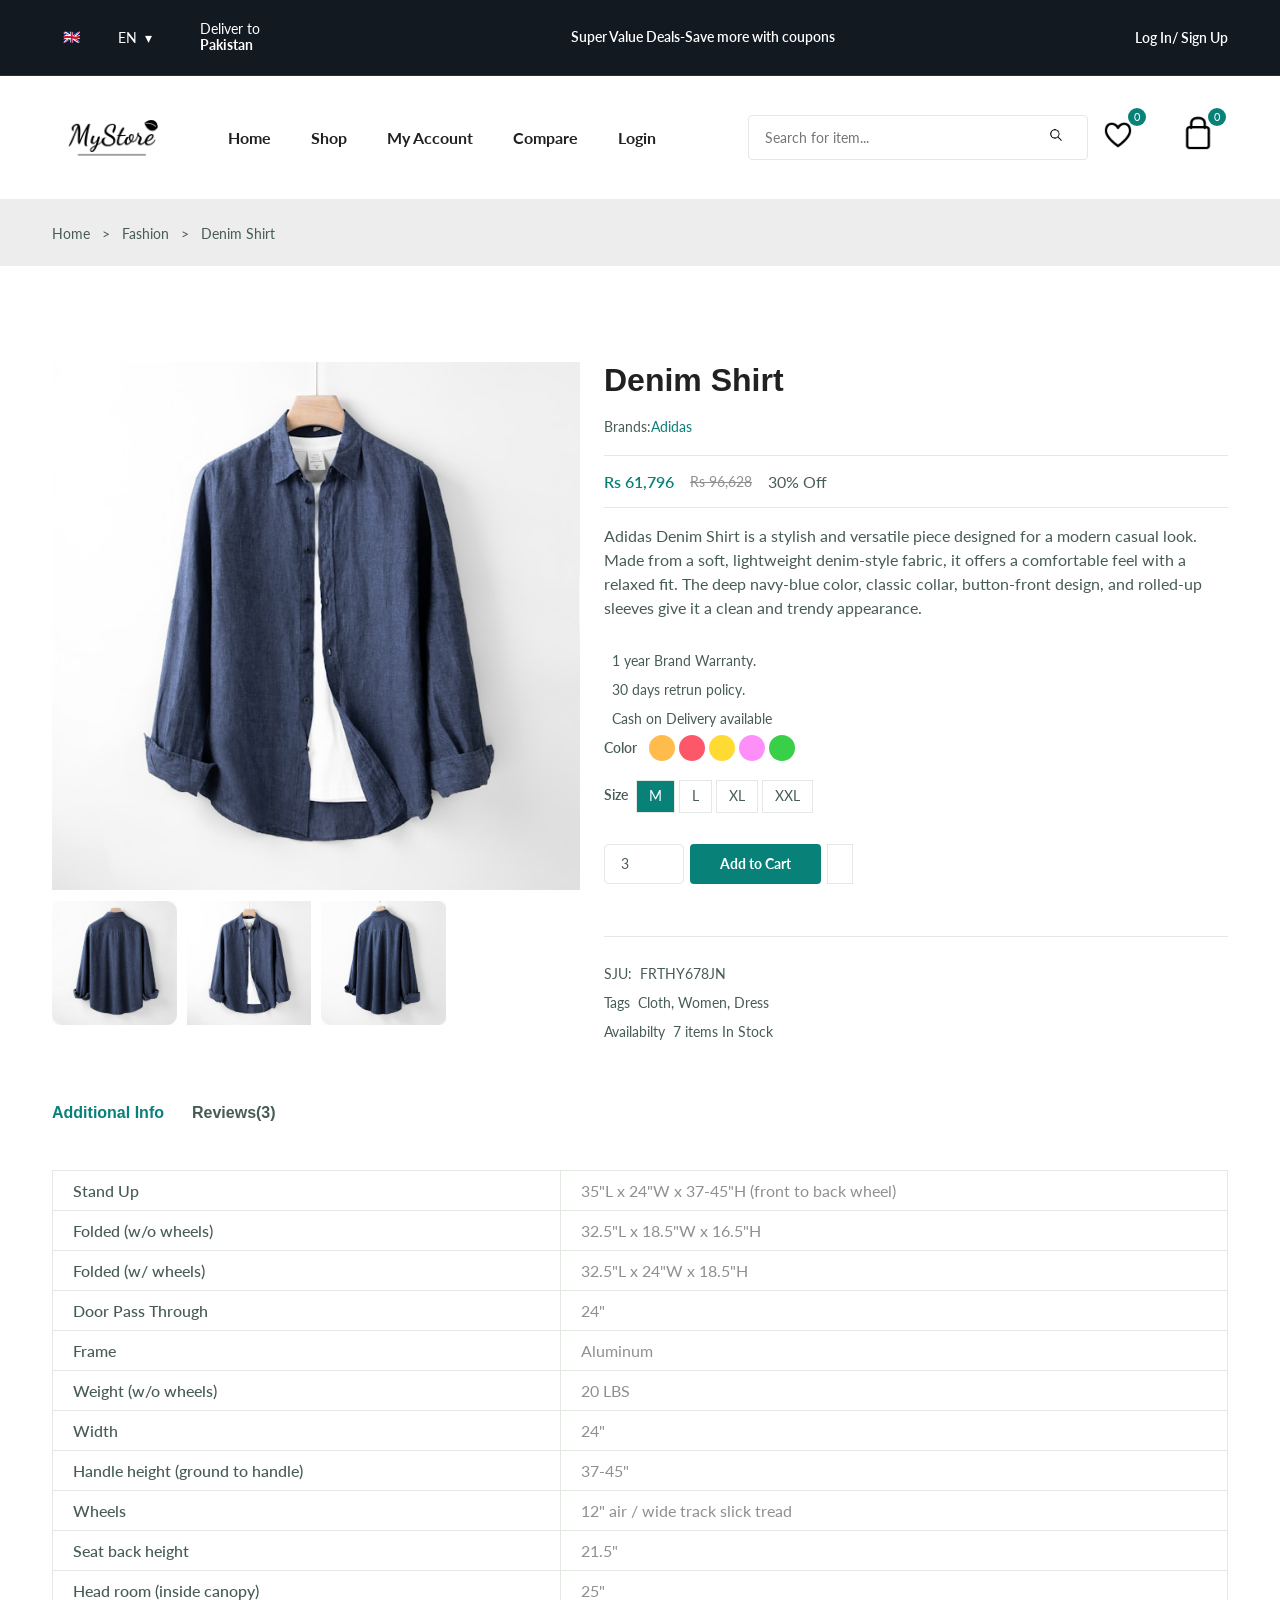
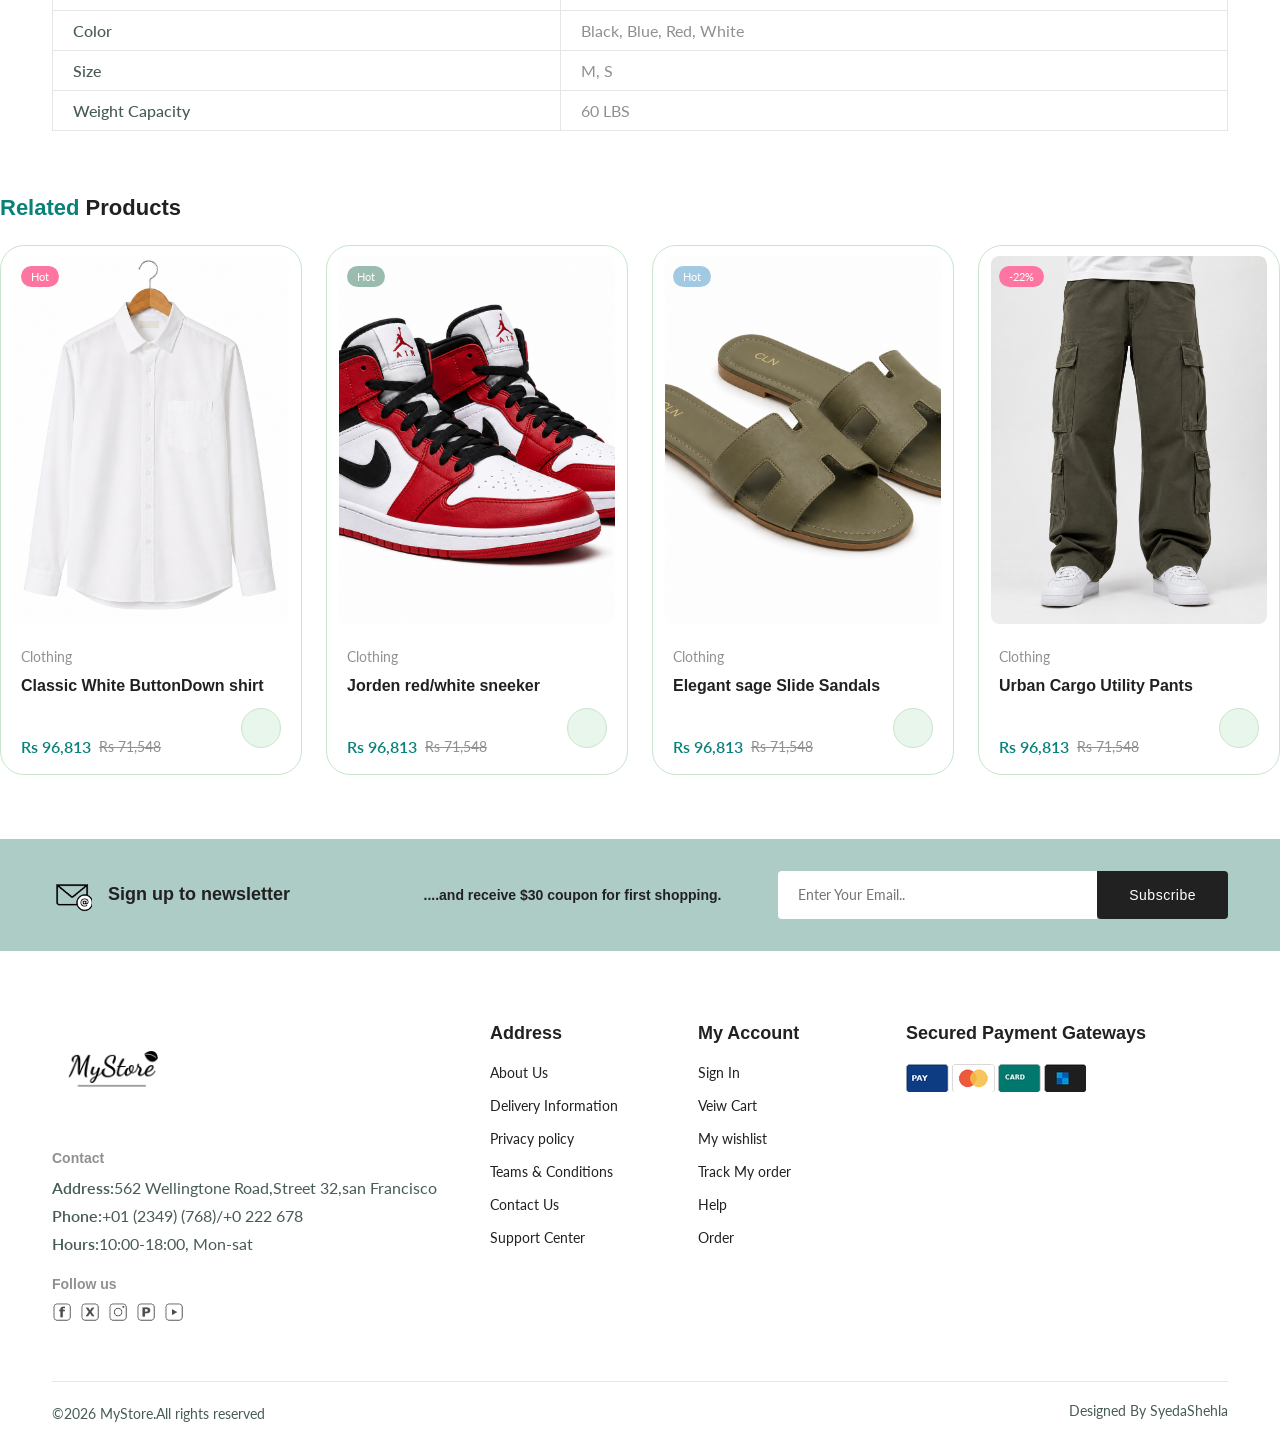
<file: details.html>
<!DOCTYPE html>
<html lang="en">
<head>
    <meta charset="UTF-8">
    <meta name="viewport" content="width=device-width, initial-scale=1.0">
    <link
  rel="stylesheet"
  href="https://cdn-uicons.flaticon.com/uicons-regular-straight/css/uicons-regular-straight.css"
/>

<link
  rel="stylesheet"
  href="https://cdn.jsdelivr.net/npm/swiper@9/swiper-bundle.min.css"
/>
<link rel="stylesheet" href="style.css">
<title>E-Commerce Website</title>
</head>
<body>
    <header class="header">
        <div class="header__top">
            <div class="header__container container">
                <div class="header__contact">
                    <span>(+01)-2345-6789</span>
                    <span>Our location</span>

                </div>
                <p class="header__alert-news">Super Value Deals-Save more with coupons</p>
                <a href="login-register.html" class="header__top-action">
                    Log In/ Sign Up
                </a>
            </div>
        </div>
        <nav class="nav container">
            <a href="index.html" class="nav__logo">
                <img src="images/mystore_logo_transparent.png"alt="" class="nav__logo-img"/>
            </a>
            <div class="nav__menu" id="nav__menu">
                <ul class="nav__list">
                    <li class="nav__item">
                        <a href="index.html" class="nav__link">Home</a>
                    </li>
                    <li class="nav__item">
                        <a href="shop.html" class="nav__link">Shop</a>
                    </li>
                    <li class="nav__item">
                        <a href="accounts.html" class="nav__link">My Account</a>
                    </li>
                    <li class="nav__item">
                        <a href="compares.html" class="nav__link ">Compare</a>
                    </li>
                    <li class="nav__item">
                        <a href="login-register.html" class="nav__link">Login</a>
                    </li>
                </ul>
                <div class="header__search">
                    <input type="text" placeholder="Search for item..." class="form__input"/>
                    <button class="search__btn">
                        <img src="images/icon_search.png" alt="">
                    </button>
                </div>
                <div class="header__user-actions">
                    <a href="wishlist.html" class="header__action-btn">
                        <img src="images/icon_heart.png" alt="">
                        <span class="count">3</span>
                    </a>
                    <a href="cart.html" class="header__action-btn">
                        <img src="images/icon_bag.png" alt="">
                        <span class="count">3</span>
                    </a>
                </div>
            </div>
        </nav>
    </header>
    <main class="main">
        <section class="breadcrumb">
          <ul class="breadcrumb__list flex container">
            <li><a href="index.html" class="breadcrumb__link">Home</a></li>
            <li><span class="breadcrumb__link">></span></li>
            <li><span class="breadcrumb__link">Fashion</span></li>
            <li><span class="breadcrumb__link">></span></li>
            <li><span class="breadcrumb__link">Denim Shirt</span></li>
          </ul>
        </section>
        <section class="details section--lg">
            <div class="details__container container grid">
                <div class="details__group">
                    <img src="images/shirt4.jpg" alt="" class="details__img">
                    <div class="details__small-images grid">
                        <img src="images/shirt4 back side.png" alt="" class="details__small-img">
                        <img src="images/shirt4.jpg" alt="" class="details__small-img">
                        <img src="images/shirt 4 dif dir.png" alt="" class="details__small-img">
                    </div>
                </div>
                <div class="details__group">
                    <h3 class="details__title">Denim Shirt</h3>
                    <p class="details__brand">Brands:<span>Adidas</span></p>
                    <div class="details__price flex">
                        <span class="new__price">$220.7</span>
                        <span class="old__price">$345.10</span>
                        <span class="save__price">30% Off</span>
                    </div>
                    <p class="short__description">Adidas Denim Shirt is a stylish and versatile piece designed for a modern casual look. Made from a soft, lightweight denim-style fabric, it offers a comfortable feel with a relaxed fit. The deep navy-blue color, classic collar, button-front design, and rolled-up sleeves give it a clean and trendy appearance.</p>
                    <ul class="product__list">
                        <li class="list__item flex">
                            <i class="fi-rs-crown"></i> 1 year Brand Warranty.
                        </li>
                        <li class="list__item flex">
                            <i class="fi-rs-refresh"></i> 30 days retrun policy.
                        </li>
                        <li class="list__item flex">
                            <i class="fi-rs-credit-card"></i> Cash on Delivery available
                        </li>
                    </ul>
                    <div class="details__color flex">
                        <span class="details__color-title">Color</span>
                        <ul class="color__list">
                            <li>
                                <a href="#" class="color__link" style="background-color: hsl(37, 100%, 65%);"></a>
                            </li>

                            <li>
                                <a href="#" class="color__link" style="background-color: hsl(353, 100%, 67%);"></a>
                            </li>

                            <li>
                                <a href="#" class="color__link" style="background-color: hsl(49,100%, 60%);"></a>
                            </li>
                            
                            <li>
                                <a href="#" class="color__link" style="background-color: hsl(304,100%, 78%);"></a>
                            </li>
                            <li>
                                <a href="#" class="color__link" style="background-color: hsl(126,61%, 52%);"></a>
                            </li>
                        </ul>
                    </div>

                    <div class="details__size flex">
                        <span class="details__size-title">Size</span>
                        <ul class="color__list">
                            <li>
                                <a href="#" class="size__link size-active">M</a>
                            </li>
                            <li>
                                <a href="#" class="size__link">L</a>
                            </li>
                            <li>
                                <a href="#" class="size__link">XL</a>
                            </li>
                            <li>
                                <a href="#" class="size__link">XXL</a>
                            </li>
                        </ul>
                    </div>
                    <div class="details__action">
                        <input type="number" class="quantity" value="3">
                        <a href="#" class="btn btn--sm">Add to Cart</a>
                        <a href="#" class="details__action-btn">
                            <i class="fi-rs-heart"></i>
                        </a>
                    </div>
                    <ul class="details__meta">
                        <li class="meta__list flex"><span>SJU:</span>FRTHY678JN</li>
                        <li class="meta__list flex"><span>Tags</span>Cloth, Women, Dress</li>
                        <li class="meta__list flex"><span>Availabilty</span>7 items In Stock</li>
                    </ul>
                </div>
            </div>
        </section>

        <section class="details__tab container">
            <div class="detail__tabs">
                <span class="detail__tab active-tab" data-target="#info">
                    Additional Info
                </span>
                <span class="detail__tab" data-target="#reviews">Reviews(3)</span>
            </div>
            <div class="details__tabs-content">
                <div class="details__tab-content active-tab" content id="info">
                    <table class="info__table">
                        <tr>
                            <th>Stand Up</th>
                            <td>35"L x 24"W x 37-45"H (front to back wheel)</td>
                        </tr>

                        <tr>
                            <th>Folded (w/o wheels)</th>
                            <td> 32.5"L x 18.5"W x 16.5"H</td>
                        </tr>

                        <tr>
                            <th>Folded (w/ wheels)</th>
                            <td>32.5"L x 24"W x 18.5"H</td>
                        </tr>

                        <tr>
                            <th>Door Pass Through</th>
                            <td>24"</td>
                        </tr>

                        <tr>
                            <th>Frame</th>
                            <td>Aluminum</td>
                        </tr>

                        <tr>
                            <th>Weight (w/o wheels)</th>
                            <td>20 LBS</td>
                        </tr>

                        <tr>
                            <th>Width</th>
                            <td>24"</td>
                        </tr>

                        <tr>
                            <th>Handle height (ground to handle)</th>
                            <td>37-45"</td>
                        </tr>

                        <tr>
                            <th>Wheels</th>
                            <td>12" air / wide track slick tread</td>
                        </tr>

                        <tr>
                            <th>Seat back height</th>
                            <td>21.5"</td>
                        </tr>

                        <tr>
                            <th>Head room (inside canopy)</th>
                            <td>25"</td>
                        </tr>

                        <tr>
                            <th>Color</th>
                            <td>Black, Blue, Red, White</td>
                        </tr>

                        <tr>
                            <th>Size</th>
                            <td>M, S</td>
                        </tr>

                        <tr>
                            <th>Weight Capacity</th>
                            <td>60 LBS</td>
                        </tr>
                    </table>
                </div>
                <div class="details__tab-content" content id="reviews">
                    <div class="reviews__container grid">
                        <div class="review__single">
                            <div>
                                <img src="images/review1 img.png" alt="" class="review__img">
                                <h4 class="review__title">Sanaam Ali</h4>
                            </div>
                            <div class="review__data">
                                <div class="review__rating">
                                    <i class="fi fi-rs-star"></i>
                                    <i class="fi fi-rs-star"></i>
                                    <i class="fi fi-rs-star"></i>
                                    <i class="fi fi-rs-star"></i>
                                    <i class="fi fi-rs-star"></i>
                                </div>
                                <p class="review__description">Thank You for fast Shipping from America to Pakistan</p>
                                <span class="review__date">December 23,2025 at 3:14pm</span>
                            </div>
                        </div>

                        <div class="review__single">
                            <div>
                                <img src="images/review2 img.png" alt="" class="review__img">
                                <h4 class="review__title">Hania Amir</h4>
                            </div>
                            <div class="review__data">
                                <div class="review__rating">
                                    <i class="fi fi-rs-star"></i>
                                    <i class="fi fi-rs-star"></i>
                                    <i class="fi fi-rs-star"></i>
                                    <i class="fi fi-rs-star"></i>
                                </div>
                                <p class="review__description">Great low price and I love this product Thank You so much</p>
                                <span class="review__date">October 10,2025 at 11:7pm</span>
                            </div>
                        </div>

                        <div class="review__single">
                            <div>
                                <img src="images/review3 img.png" alt="" class="review__img">
                                <h4 class="review__title">Abdul Hanaan</h4>
                            </div>
                            <div class="review__data">
                                <div class="review__rating">
                                    <i class="fi fi-rs-star"></i>
                                    <i class="fi fi-rs-star"></i>
                                    <i class="fi fi-rs-star"></i>
                                    <i class="fi fi-rs-star"></i>
                                </div>
                                <p class="review__description">Beautiful and Authentic,Love these way more than ever expected.Great shirt</p>
                                <span class="review__date">September 8,2025 at 2:37pm</span>
                            </div>
                        </div>
                    </div>
                    <div class="review__form">
                        <h4 class="review__form-title">Add a review</h4>
                        <div class="rate__product">
                                    <i class="fi fi-rs-star"></i>
                                    <i class="fi fi-rs-star"></i>
                                    <i class="fi fi-rs-star"></i>
                                    <i class="fi fi-rs-star"></i>
                                    <i class="fi fi-rs-star"></i>
                        </div>
                        <form action="" class="form grid">
                            <textarea class="form__input textarea" placeholder="Write a comment.."></textarea>
                            <div class="form__group grid">
                                <input type="text" placeholder="Name" class="form__input">
                                 <input type="email" placeholder="Email" class="form__input">
                            </div>
                            <div class="form__btn">
                                <button class="btn">Submit Review</button>
                            </div>
                        </form>
                    </div>
                </div>
            </div>
        </section>

        <section class="products__container section--lg">
            <h3 class="section__title"><span>Related</span> Products</h3>

            <div class="products__container grid">

                <div class="product__item">
                    <div class="product__banner">
                        <a href="details.html" class="product__images">
                            <img src="images/shirt img front 1.png" alt="" class="product__img default"/>
                            <img src="images/shirt img 2.png" alt="" class="product__img hover"/>
                        </a>
                        <div class="product__actions">
                            <a href="#" class="action__btn" aria-label="Quick veiw"><i class="fi fi-rs-eye"></i></a>
                            <a href="#" class="action__btn" aria-label="Add To Wishlist"><i class="fi fi-rs-heart"></i></a>
                            <a href="#" class="action__btn" aria-label="compare"><i class="fi fi-rs-shuffle"></i></a>
                        </div>
                        <div class="product__badge light-pink">Hot</div>
                    </div>
                    <div class="product__content">
                        <span class="product__category">Clothing</span>
                        <a href="details.html"><h3 class="product__title">Classic White ButtonDown shirt</h3></a>
                        <div class="product__rating">
                            <i class="fi fi-rs-star"></i><i class="fi fi-rs-star"></i><i class="fi fi-rs-star"></i><i class="fi fi-rs-star"></i><i class="fi fi-rs-star"></i>
                        </div>
                        <div class="product__price flex">
                            <span class="new__price">$345.76</span>
                            <span class="old__price">$255.53</span>
                        </div>
                        <a href="#" class="action__btn cart__btn" aria-label="Add To Cart"><i class="fi fi-rs-shopping-bag-add"></i></a>
                    </div>
                </div>

                <div class="product__item">
                    <div class="product__banner">
                        <a href="details.html" class="product__images">
                            <img src="images/jorden img 1.png" alt="" class="product__img default"/>
                            <img src="images/jorden img 2.png" alt="" class="product__img hover"/>
                        </a>
                        <div class="product__actions">
                            <a href="#" class="action__btn" aria-label="Quick veiw"><i class="fi fi-rs-eye"></i></a>
                            <a href="#" class="action__btn" aria-label="Add To Wishlist"><i class="fi fi-rs-heart"></i></a>
                            <a href="#" class="action__btn" aria-label="compare"><i class="fi fi-rs-shuffle"></i></a>
                        </div>
                        <div class="product__badge light-green">Hot</div>
                    </div>
                    <div class="product__content">
                        <span class="product__category">Clothing</span>
                        <a href="details.html"><h3 class="product__title">Jorden red/white sneeker</h3></a>
                        <div class="product__rating">
                            <i class="fi fi-rs-star"></i><i class="fi fi-rs-star"></i><i class="fi fi-rs-star"></i><i class="fi fi-rs-star"></i><i class="fi fi-rs-star"></i>
                        </div>
                        <div class="product__price flex">
                            <span class="new__price">$345.76</span>
                            <span class="old__price">$255.53</span>
                        </div>
                        <a href="#" class="action__btn cart__btn" aria-label="Add To Cart"><i class="fi fi-rs-shopping-bag-add"></i></a>
                    </div>
                </div>

                <div class="product__item">
                    <div class="product__banner">
                        <a href="details.html" class="product__images">
                            <img src="images/slipers img 2.png" alt="" class="product__img default"/>
                            <img src="images/slipers img1.png" alt="" class="product__img hover"/>
                        </a>
                        <div class="product__actions">
                            <a href="#" class="action__btn" aria-label="Quick veiw"><i class="fi fi-rs-eye"></i></a>
                            <a href="#" class="action__btn" aria-label="Add To Wishlist"><i class="fi fi-rs-heart"></i></a>
                            <a href="#" class="action__btn" aria-label="compare"><i class="fi fi-rs-shuffle"></i></a>
                        </div>
                        <div class="product__badge light-blue">Hot</div>
                    </div>
                    <div class="product__content">
                        <span class="product__category">Clothing</span>
                        <a href="details.html"><h3 class="product__title">Elegant sage Slide Sandals</h3></a>
                        <div class="product__rating">
                            <i class="fi fi-rs-star"></i><i class="fi fi-rs-star"></i><i class="fi fi-rs-star"></i><i class="fi fi-rs-star"></i><i class="fi fi-rs-star"></i>
                        </div>
                        <div class="product__price flex">
                            <span class="new__price">$345.76</span>
                            <span class="old__price">$255.53</span>
                        </div>
                        <a href="#" class="action__btn cart__btn" aria-label="Add To Cart"><i class="fi fi-rs-shopping-bag-add"></i></a>
                    </div>
                </div>
                
                <div class="product__item">
                    <div class="product__banner">
                        <a href="details.html" class="product__images">
                            <img src="images/cargo img1.png" alt="" class="product__img default"/>
                            <img src="images/cargo img2.png" alt="" class="product__img hover"/>
                        </a>
                        <div class="product__actions">
                            <a href="#" class="action__btn" aria-label="Quick veiw"><i class="fi fi-rs-eye"></i></a>
                            <a href="#" class="action__btn" aria-label="Add To Wishlist"><i class="fi fi-rs-heart"></i></a>
                            <a href="#" class="action__btn" aria-label="compare"><i class="fi fi-rs-shuffle"></i></a>
                        </div>
                        <div class="product__badge light-pink">-22%</div>
                    </div>
                    <div class="product__content">
                        <span class="product__category">Clothing</span>
                        <a href="details.html"><h3 class="product__title">Urban Cargo Utility Pants</h3></a>
                        <div class="product__rating">
                            <i class="fi fi-rs-star"></i><i class="fi fi-rs-star"></i><i class="fi fi-rs-star"></i><i class="fi fi-rs-star"></i><i class="fi fi-rs-star"></i>
                        </div>
                        <div class="product__price flex">
                            <span class="new__price">$345.76</span>
                            <span class="old__price">$255.53</span>
                        </div>
                        <a href="#" class="action__btn cart__btn" aria-label="Add To Cart"><i class="fi fi-rs-shopping-bag-add"></i></a>
                    </div>
                </div>


            </div>
        </section>
        <section class="newsletter section">
        <div class="newsletter__container container grid">
            <h3 class="newsletter__title flex">
                <img src="images/email_at_badge_icon.png" alt="" class="newsletter__icon">
                Sign up to newsletter
            </h3>
            <p class="newsletter__discription">....and receive $30 coupon for first shopping.</p>
            <form action="" class="newsletter__form">
                <input type="text" placeholder="Enter Your Email.." class="newsletter__input">
                <button type="submit" class="newsletter__btn">Subscribe</button>
            </form>
        </div>
        </section>
    </main>

    <footer class="footer container">
        <div class="footer__container grid">
            <div class="footer__content">
                <a href="index.html" class="footer__logo">
                    <img src="images/mystore_logo_transparent.png" alt="" class="footer__logo-img">
                </a>
                <h4 class="footer__subtitle">Contact</h4>
                <p class="footer__description"><span>Address:</span>562 Wellingtone Road,Street 32,san Francisco</p>
                <p class="footer__description"><span>Phone:</span>+01 (2349) (768)/+0 222 678</p>
                <p class="footer__description"><span>Hours:</span>10:00-18:00, Mon-sat </p>
                <div class="footer__social">
                    <h4 class="footer__subtitle">Follow us</h4>
                    <div class="footer__social-links flex">
                        <a href=""> <img src="images/facebook_icon.png" alt="" class="footer__social-icon"></a>
                        <a href=""> <img src="images/twitter_x_icon.png" alt="" class="footer__social-icon"></a>
                        <a href=""> <img src="images/instagram_icon.png" alt="" class="footer__social-icon"></a>
                        <a href=""> <img src="images/pinterest_icon.png" alt="" class="footer__social-icon"></a>
                        <a href=""> <img src="images/youtube_icon.png" alt="" class="footer__social-icon"></a>
                    </div>
                </div>
            </div>
            <div class="footer__content">
                <h3 class="footer__title">Address</h3>
                <ul class="footer__links">
                    <li><a href="" class="footer__link">About Us</a></li>
                    <li><a href="" class="footer__link">Delivery Information</a></li>
                    <li><a href="" class="footer__link">Privacy policy</a></li>
                    <li><a href="" class="footer__link">Teams & Conditions</a></li>
                    <li><a href="" class="footer__link">Contact Us</a></li>
                    <li><a href="" class="footer__link">Support Center</a></li>
                </ul>
            </div>
            <div class="footer__content">
                <h3 class="footer__title">My Account</h3>
                <ul class="footer__links">
                    <li><a href="" class="footer__link">Sign In</a></li>
                    <li><a href="" class="footer__link">Veiw Cart</a></li>
                    <li><a href="" class="footer__link">My wishlist</a></li>
                    <li><a href="" class="footer__link">Track My order</a></li>
                    <li><a href="" class="footer__link">Help</a></li>
                    <li><a href="" class="footer__link">Order</a></li>
                </ul>
            </div>
            <div class="footer__content">
                <h3 class="footer__title">Secured Payment Gateways</h3>
                <img src="images/payment_cards_generic_small.png" alt="" class="payment__img">
            </div>
        </div>
        <div class="footer__bottom">
            <p class="copyright">&copy;2026 MyStore.All rights reserved</p>
            <span class="designer">Designed By SyedaShehla</span>
        </div>
    </footer>
    <script src="https://cdn.jsdelivr.net/npm/swiper@9/swiper-bundle.min.js"></script>
    <script src="script.js"></script>
    
</body>
</html>
</file>
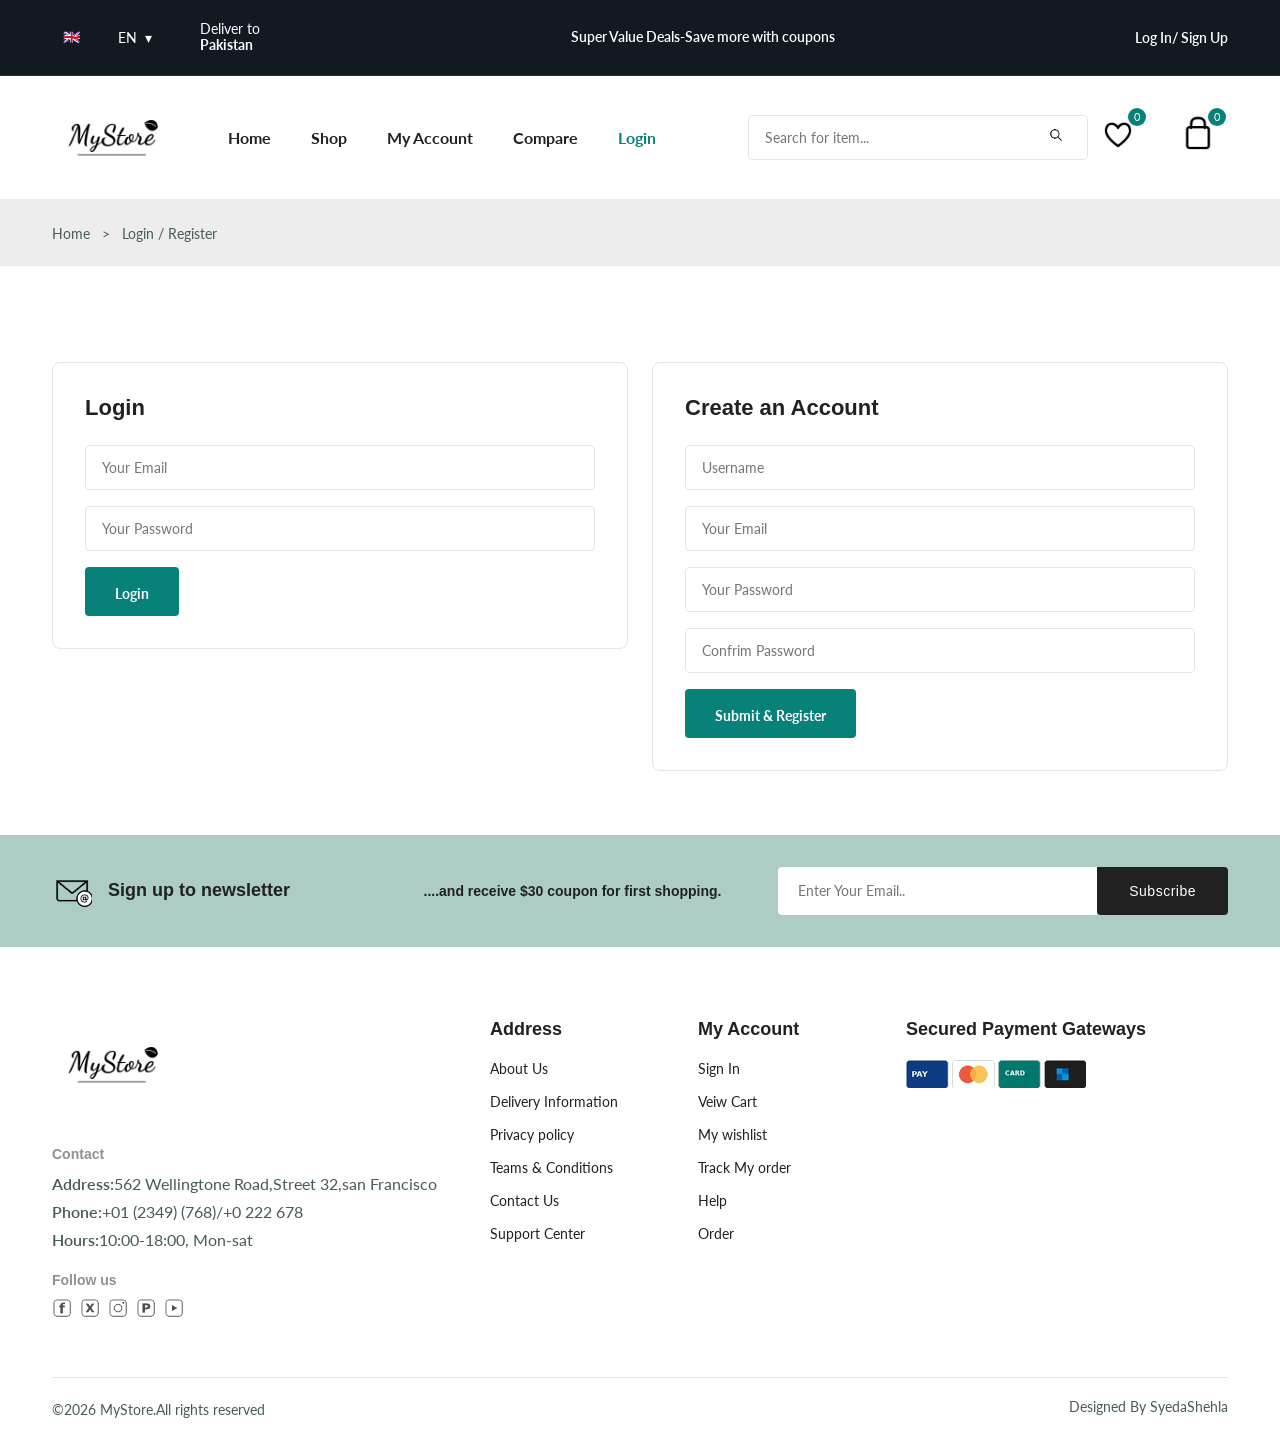
<file: login-register.html>
<!DOCTYPE html>
<html lang="en">
<head>
    <meta charset="UTF-8">
    <meta name="viewport" content="width=device-width, initial-scale=1.0">
    <link
  rel="stylesheet"
  href="https://cdn-uicons.flaticon.com/uicons-regular-straight/css/uicons-regular-straight.css"
/>
    <link
  rel="stylesheet"
  href="https://cdn.jsdelivr.net/npm/swiper@9/swiper-bundle.min.css"
/>
    <link rel="stylesheet" href="style.css">
    <title>E-Commerce Website</title>
</head>
<body>
    <header class="header">
        <div class="header__top">
            <div class="header__container container">
                <div class="header__contact">
                    <span>(+01)-2345-6789</span>
                    <span>Our location</span>

                </div>
                <p class="header__alert-news">Super Value Deals-Save more with coupons</p>
                <a href="login-register.html" class="header__top-action">
                    Log In/ Sign Up
                </a>
            </div>
        </div>
        <nav class="nav container">
            <a href="index.html" class="nav__logo">
                <img src="images/mystore_logo_transparent.png"alt="" class="nav__logo-img"/>
            </a>
            <div class="nav__menu" id="nav__menu">
                <ul class="nav__list">
                    <li class="nav__item">
                        <a href="index.html" class="nav__link">Home</a>
                    </li>
                    <li class="nav__item">
                        <a href="shop.html" class="nav__link">Shop</a>
                    </li>
                    <li class="nav__item">
                        <a href="accounts.html" class="nav__link">My Account</a>
                    </li>
                    <li class="nav__item">
                        <a href="compares.html" class="nav__link ">Compare</a>
                    </li>
                    <li class="nav__item">
                        <a href="login-register.html" class="nav__link active-link">Login</a>
                    </li>
                </ul>
                <div class="header__search">
                    <input type="text" placeholder="Search for item..." class="form__input"/>
                    <button class="search__btn">
                        <img src="images/icon_search.png" alt="">
                    </button>
                </div>
                <div class="header__user-actions">
                    <a href="wishlist.html" class="header__action-btn">
                        <img src="images/icon_heart.png" alt="">
                        <span class="count">3</span>
                    </a>
                    <a href="cart.html" class="header__action-btn">
                        <img src="images/icon_bag.png" alt="">
                        <span class="count">3</span>
                    </a>
                </div>
            </div>
        </nav>
    </header>
    <main class="main">
        <section class="breadcrumb">
          <ul class="breadcrumb__list flex container">
            <li><a href="index.html" class="breadcrumb__link">Home</a></li>
            <li><span class="breadcrumb__link">></span></li>
            <li><span class="breadcrumb__link">Login / Register</span></li>
          </ul>
        </section>
        <section class="login-register section--lg">
            <div class="login-register__container container grid">
                <div class="login">
                    <h3 class="section__title">Login</h3>
                    <form action="" class="form__grid">
                        <input type="email" placeholder="Your Email" class="form__input">
                        <input type="password" placeholder="Your Password" class="form__input">
                        <div class="form__btn">
                            <button class="btn">Login</button>
                        </div>
                    </form>
                </div>

                <div class="register">
                    <h3 class="section__title">Create an Account</h3>
                    <form action="" class="form__grid">
                        <input type="text" placeholder="Username" class="form__input">
                        <input type="email" placeholder="Your Email" class="form__input">
                        <input type="password" placeholder="Your Password" class="form__input">
                        <input type="password" placeholder="Confrim Password" class="form__input">
                        <div class="form__btn">
                            <button class="btn">Submit & Register</button>
                        </div>
                    </form>
                </div>
            </div>
        </section>
        <section class="newsletter section">
        <div class="newsletter__container container grid">
            <h3 class="newsletter__title flex">
                <img src="images/email_at_badge_icon.png" alt="" class="newsletter__icon">
                Sign up to newsletter
            </h3>
            <p class="newsletter__discription">....and receive $30 coupon for first shopping.</p>
            <form action="" class="newsletter__form">
                <input type="text" placeholder="Enter Your Email.." class="newsletter__input">
                <button type="submit" class="newsletter__btn">Subscribe</button>
            </form>
        </div>
        </section>
    </main>
    <footer class="footer container">
        <div class="footer__container grid">
            <div class="footer__content">
                <a href="index.html" class="footer__logo">
                    <img src="images/mystore_logo_transparent.png" alt="" class="footer__logo-img">
                </a>
                <h4 class="footer__subtitle">Contact</h4>
                <p class="footer__description"><span>Address:</span>562 Wellingtone Road,Street 32,san Francisco</p>
                <p class="footer__description"><span>Phone:</span>+01 (2349) (768)/+0 222 678</p>
                <p class="footer__description"><span>Hours:</span>10:00-18:00, Mon-sat </p>
                <div class="footer__social">
                    <h4 class="footer__subtitle">Follow us</h4>
                    <div class="footer__social-links flex">
                        <a href=""> <img src="images/facebook_icon.png" alt="" class="footer__social-icon"></a>
                        <a href=""> <img src="images/twitter_x_icon.png" alt="" class="footer__social-icon"></a>
                        <a href=""> <img src="images/instagram_icon.png" alt="" class="footer__social-icon"></a>
                        <a href=""> <img src="images/pinterest_icon.png" alt="" class="footer__social-icon"></a>
                        <a href=""> <img src="images/youtube_icon.png" alt="" class="footer__social-icon"></a>
                    </div>
                </div>
            </div>
            <div class="footer__content">
                <h3 class="footer__title">Address</h3>
                <ul class="footer__links">
                    <li><a href="" class="footer__link">About Us</a></li>
                    <li><a href="" class="footer__link">Delivery Information</a></li>
                    <li><a href="" class="footer__link">Privacy policy</a></li>
                    <li><a href="" class="footer__link">Teams & Conditions</a></li>
                    <li><a href="" class="footer__link">Contact Us</a></li>
                    <li><a href="" class="footer__link">Support Center</a></li>
                </ul>
            </div>
            <div class="footer__content">
                <h3 class="footer__title">My Account</h3>
                <ul class="footer__links">
                    <li><a href="" class="footer__link">Sign In</a></li>
                    <li><a href="" class="footer__link">Veiw Cart</a></li>
                    <li><a href="" class="footer__link">My wishlist</a></li>
                    <li><a href="" class="footer__link">Track My order</a></li>
                    <li><a href="" class="footer__link">Help</a></li>
                    <li><a href="" class="footer__link">Order</a></li>
                </ul>
            </div>
            <div class="footer__content">
                <h3 class="footer__title">Secured Payment Gateways</h3>
                <img src="images/payment_cards_generic_small.png" alt="" class="payment__img">
            </div>
        </div>
        <div class="footer__bottom">
            <p class="copyright">&copy;2026 MyStore.All rights reserved</p>
            <span class="designer">Designed By SyedaShehla</span>
        </div>
    </footer>
    <script src="https://cdn.jsdelivr.net/npm/swiper@9/swiper-bundle.min.js"></script>
    <script src="script.js"></script>
</body>
</html>
</file>
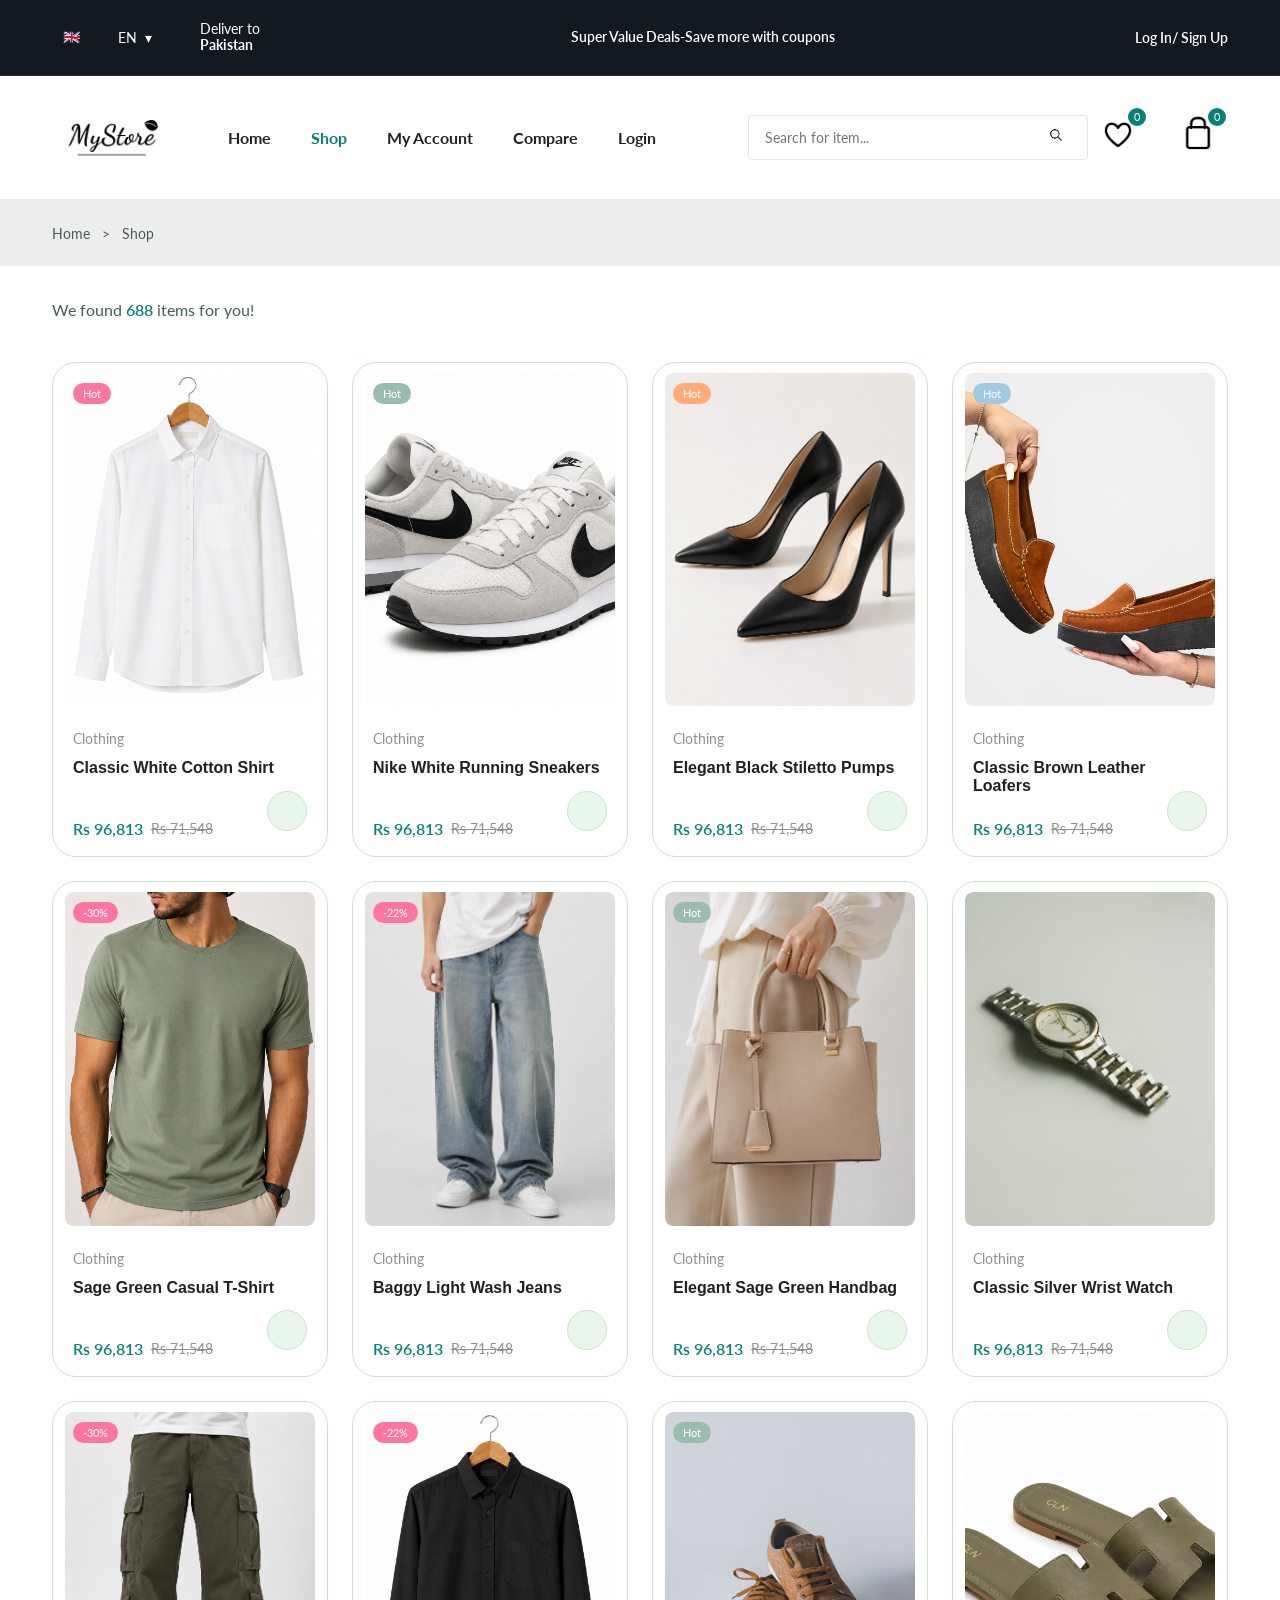
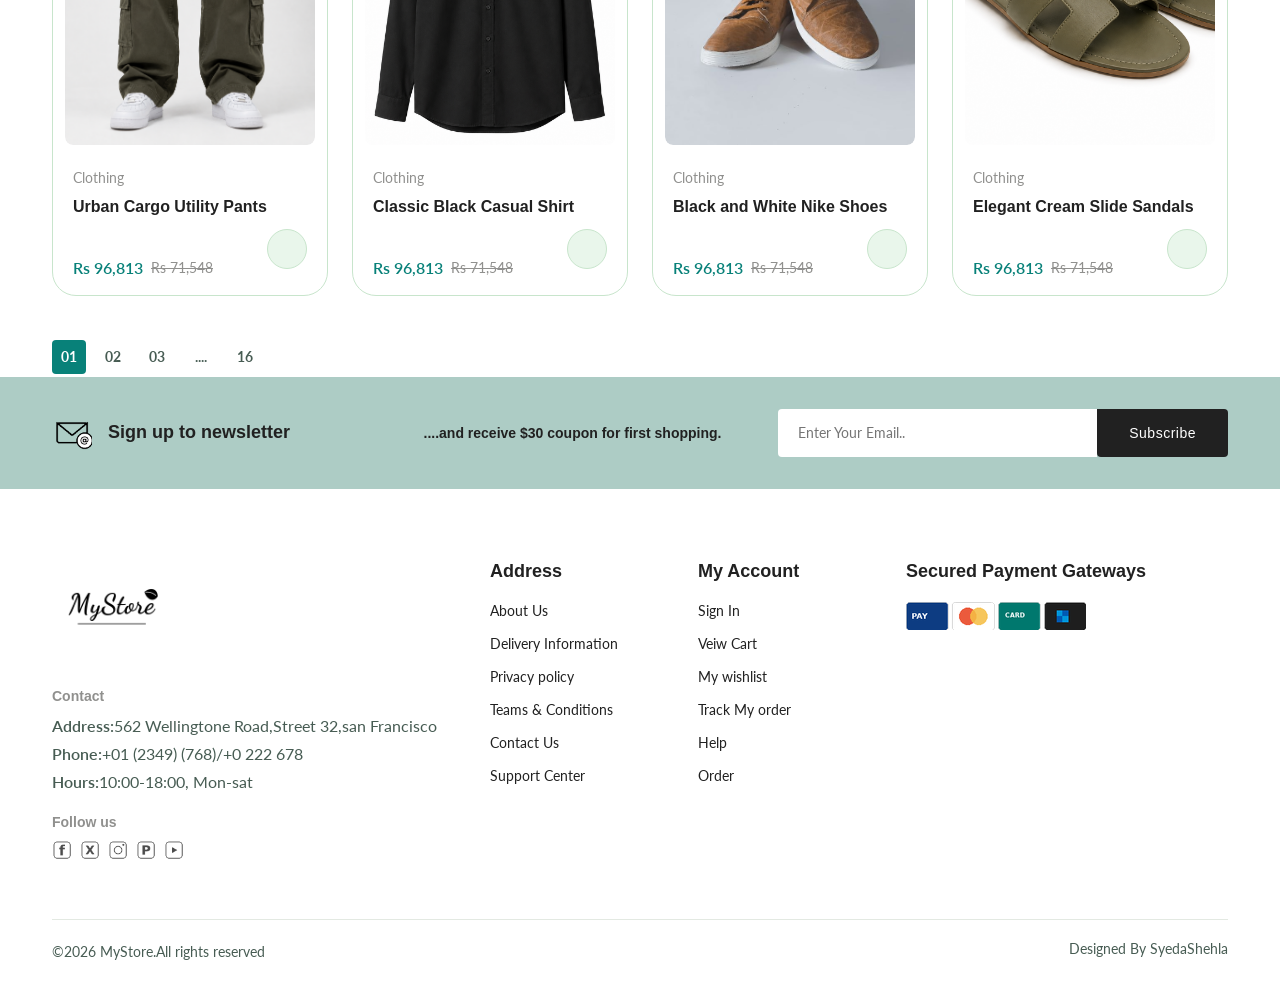
<file: shop.html>
<!DOCTYPE html>
<html lang="en">
<head>
    <meta charset="UTF-8">
    <meta name="viewport" content="width=device-width, initial-scale=1.0">
    <link
  rel="stylesheet"
  href="https://cdn-uicons.flaticon.com/uicons-regular-straight/css/uicons-regular-straight.css"
/>

<link
  rel="stylesheet"
  href="https://cdn.jsdelivr.net/npm/swiper@9/swiper-bundle.min.css"
/>
<link rel="stylesheet" href="style.css">
    <title>E-Commerce Website</title>
</head>
<body>
    <header class="header">
        <div class="header__top">
            <div class="header__container container">
                <div class="header__contact">
                    <span>(+01)-2345-6789</span>
                    <span>Our location</span>

                </div>
                <p class="header__alert-news">Super Value Deals-Save more with coupons</p>
                <a href="login-register.html" class="header__top-action">
                    Log In/ Sign Up
                </a>
            </div>
        </div>
        <nav class="nav container">
            <a href="index.html" class="nav__logo">
                <img src="images/mystore_logo_transparent.png"alt="" class="nav__logo-img"/>
            </a>
            <div class="nav__menu" id="nav__menu">
                <ul class="nav__list">
                    <li class="nav__item">
                        <a href="index.html" class="nav__link">Home</a>
                    </li>
                    <li class="nav__item">
                        <a href="shop.html" class="nav__link active-link">Shop</a>
                    </li>
                    <li class="nav__item">
                        <a href="accounts.html" class="nav__link">My Account</a>
                    </li>
                    <li class="nav__item">
                        <a href="compares.html" class="nav__link ">Compare</a>
                    </li>
                    <li class="nav__item">
                        <a href="login-register.html" class="nav__link">Login</a>
                    </li>
                </ul>
                <div class="header__search">
                    <input type="text" placeholder="Search for item..." class="form__input"/>
                    <button class="search__btn">
                        <img src="images/icon_search.png" alt="">
                    </button>
                </div>
                <div class="header__user-actions">
                    <a href="wishlist.html" class="header__action-btn">
                        <img src="images/icon_heart.png" alt="">
                        <span class="count">3</span>
                    </a>
                    <a href="cart.html" class="header__action-btn">
                        <img src="images/icon_bag.png" alt="">
                        <span class="count">3</span>
                    </a>
                </div>
            </div>
        </nav>
    </header>
      <main class="main">
        <section class="breadcrumb">
          <ul class="breadcrumb__list flex container">
            <li><a href="index.html" class="breadcrumb__link">Home</a></li>
            <li><span class="breadcrumb__link">></span></li>
            <li><span class="breadcrumb__link">Shop</span></li>
          </ul>
        </section>
        <section class="products section-lg container">
          <p class="total__products">We found <span>688</span> items for you!</p>

          <div class="products__container grid">

                <div class="product__item">
                    <div class="product__banner">
                        <a href="details.html" class="product__images">
                            <img src="images/shirt img front 1.png" alt="" class="product__img default"/>
                            <img src="images/shirt img 2.png" alt="" class="product__img hover"/>
                        </a>
                        <div class="product__actions">
                            <a href="#" class="action__btn" aria-label="Quick veiw"><i class="fi fi-rs-eye"></i></a>
                            <a href="#" class="action__btn" aria-label="Add To Wishlist"><i class="fi fi-rs-heart"></i></a>
                            <a href="#" class="action__btn" aria-label="compare"><i class="fi fi-rs-shuffle"></i></a>
                        </div>
                        <div class="product__badge light-pink">Hot</div>
                    </div>
                    <div class="product__content">
                        <span class="product__category">Clothing</span>
                        <a href="details.html"><h3 class="product__title">Classic White Cotton Shirt</h3></a>
                        <div class="product__rating">
                            <i class="fi fi-rs-star"></i><i class="fi fi-rs-star"></i><i class="fi fi-rs-star"></i><i class="fi fi-rs-star"></i><i class="fi fi-rs-star"></i>
                        </div>
                        <div class="product__price flex">
                            <span class="new__price">$345.76</span>
                            <span class="old__price">$255.53</span>
                        </div>
                        <a href="#" class="action__btn cart__btn" aria-label="Add To Cart"><i class="fi fi-rs-shopping-bag-add"></i></a>
                    </div>
                </div>

                <div class="product__item">
                    <div class="product__banner">
                        <a href="details.html" class="product__images">
                            <img src="images/nike shoes male img 1.png" alt="" class="product__img default"/>
                            <img src="images/nike shoes img 1.png" alt="" class="product__img hover"/>
                        </a>
                        <div class="product__actions">
                            <a href="#" class="action__btn" aria-label="Quick veiw"><i class="fi fi-rs-eye"></i></a>
                            <a href="#" class="action__btn" aria-label="Add To Wishlist"><i class="fi fi-rs-heart"></i></a>
                            <a href="#" class="action__btn" aria-label="compare"><i class="fi fi-rs-shuffle"></i></a>
                        </div>
                        <div class="product__badge light-green">Hot</div>
                    </div>
                    <div class="product__content">
                        <span class="product__category">Clothing</span>
                        <a href="details.html"><h3 class="product__title">Nike White Running Sneakers</h3></a>
                        <div class="product__rating">
                            <i class="fi fi-rs-star"></i><i class="fi fi-rs-star"></i><i class="fi fi-rs-star"></i><i class="fi fi-rs-star"></i><i class="fi fi-rs-star"></i>
                        </div>
                        <div class="product__price flex">
                            <span class="new__price">$345.76</span>
                            <span class="old__price">$255.53</span>
                        </div>
                        <a href="#" class="action__btn cart__btn" aria-label="Add To Cart"><i class="fi fi-rs-shopping-bag-add"></i></a>
                    </div>
                </div>

                <div class="product__item">
                    <div class="product__banner">
                        <a href="details.html" class="product__images">
                            <img src="images/heals black img 1.png" alt="" class="product__img default"/>
                            <img src="images/heels maroon img 2.png" alt="" class="product__img hover"/>
                        </a>
                        <div class="product__actions">
                            <a href="#" class="action__btn" aria-label="Quick veiw"><i class="fi fi-rs-eye"></i></a>
                            <a href="#" class="action__btn" aria-label="Add To Wishlist"><i class="fi fi-rs-heart"></i></a>
                            <a href="#" class="action__btn" aria-label="compare"><i class="fi fi-rs-shuffle"></i></a>
                        </div>
                        <div class="product__badge light-orange">Hot</div>
                    </div>
                    <div class="product__content">
                        <span class="product__category">Clothing</span>
                        <a href="details.html"><h3 class="product__title">Elegant Black Stiletto Pumps</h3></a>
                        <div class="product__rating">
                            <i class="fi fi-rs-star"></i><i class="fi fi-rs-star"></i><i class="fi fi-rs-star"></i><i class="fi fi-rs-star"></i><i class="fi fi-rs-star"></i>
                        </div>
                        <div class="product__price flex">
                            <span class="new__price">$345.76</span>
                            <span class="old__price">$255.53</span>
                        </div>
                        <a href="#" class="action__btn cart__btn" aria-label="Add To Cart"><i class="fi fi-rs-shopping-bag-add"></i></a>
                    </div>
                </div>

                <div class="product__item">
                    <div class="product__banner">
                        <a href="details.html" class="product__images">
                            <img src="images/shoes option 2 img 1.jpg" alt="" class="product__img default"/>
                            <img src="images/shoes option 2 img 2.jpg" alt="" class="product__img hover"/>
                        </a>
                        <div class="product__actions">
                            <a href="#" class="action__btn" aria-label="Quick veiw"><i class="fi fi-rs-eye"></i></a>
                            <a href="#" class="action__btn" aria-label="Add To Wishlist"><i class="fi fi-rs-heart"></i></a>
                            <a href="#" class="action__btn" aria-label="compare"><i class="fi fi-rs-shuffle"></i></a>
                        </div>
                        <div class="product__badge light-blue">Hot</div>
                    </div>
                    <div class="product__content">
                        <span class="product__category">Clothing</span>
                        <a href="details.html"><h3 class="product__title">Classic Brown Leather Loafers</h3></a>
                        <div class="product__rating">
                            <i class="fi fi-rs-star"></i><i class="fi fi-rs-star"></i><i class="fi fi-rs-star"></i><i class="fi fi-rs-star"></i><i class="fi fi-rs-star"></i>
                        </div>
                        <div class="product__price flex">
                            <span class="new__price">$345.76</span>
                            <span class="old__price">$255.53</span>
                        </div>
                        <a href="#" class="action__btn cart__btn" aria-label="Add To Cart"><i class="fi fi-rs-shopping-bag-add"></i></a>
                    </div>
                </div>

                <div class="product__item">
                    <div class="product__banner">
                        <a href="details.html" class="product__images">
                            <img src="images/tshiirt male img 2.png" alt="" class="product__img default"/>
                            <img src="images/tshirt male img 1.png" alt="" class="product__img hover"/>
                        </a>
                        <div class="product__actions">
                            <a href="#" class="action__btn" aria-label="Quick veiw"><i class="fi fi-rs-eye"></i></a>
                            <a href="#" class="action__btn" aria-label="Add To Wishlist"><i class="fi fi-rs-heart"></i></a>
                            <a href="#" class="action__btn" aria-label="compare"><i class="fi fi-rs-shuffle"></i></a>
                        </div>
                        <div class="product__badge light-pink">-30%</div>
                    </div>
                    <div class="product__content">
                        <span class="product__category">Clothing</span>
                        <a href="details.html"><h3 class="product__title">Sage Green Casual T-Shirt</h3></a>
                        <div class="product__rating">
                            <i class="fi fi-rs-star"></i><i class="fi fi-rs-star"></i><i class="fi fi-rs-star"></i><i class="fi fi-rs-star"></i><i class="fi fi-rs-star"></i>
                        </div>
                        <div class="product__price flex">
                            <span class="new__price">$345.76</span>
                            <span class="old__price">$255.53</span>
                        </div>
                        <a href="#" class="action__btn cart__btn" aria-label="Add To Cart"><i class="fi fi-rs-shopping-bag-add"></i></a>
                    </div>
                </div>

                <div class="product__item">
                    <div class="product__banner">
                        <a href="details.html" class="product__images">
                            <img src="images/jeans img1.png" alt="" class="product__img default"/>
                            <img src="images/jeans img 2.png" alt="" class="product__img hover"/>
                        </a>
                        <div class="product__actions">
                            <a href="#" class="action__btn" aria-label="Quick veiw"><i class="fi fi-rs-eye"></i></a>
                            <a href="#" class="action__btn" aria-label="Add To Wishlist"><i class="fi fi-rs-heart"></i></a>
                            <a href="#" class="action__btn" aria-label="compare"><i class="fi fi-rs-shuffle"></i></a>
                        </div>
                        <div class="product__badge light-pink">-22%</div>
                    </div>
                    <div class="product__content">
                        <span class="product__category">Clothing</span>
                        <a href="details.html"><h3 class="product__title">Baggy Light Wash Jeans</h3></a>
                        <div class="product__rating">
                            <i class="fi fi-rs-star"></i><i class="fi fi-rs-star"></i><i class="fi fi-rs-star"></i><i class="fi fi-rs-star"></i><i class="fi fi-rs-star"></i>
                        </div>
                        <div class="product__price flex">
                            <span class="new__price">$345.76</span>
                            <span class="old__price">$255.53</span>
                        </div>
                        <a href="#" class="action__btn cart__btn" aria-label="Add To Cart"><i class="fi fi-rs-shopping-bag-add"></i></a>
                    </div>
                </div>

                <div class="product__item">
                    <div class="product__banner">
                        <a href="details.html" class="product__images">
                            <img src="images/handbag img 1 ladies.png" alt="" class="product__img default"/>
                            <img src="images/handbag img 2 ladies.png" alt="" class="product__img hover"/>
                        </a>
                        <div class="product__actions">
                            <a href="#" class="action__btn" aria-label="Quick veiw"><i class="fi fi-rs-eye"></i></a>
                            <a href="#" class="action__btn" aria-label="Add To Wishlist"><i class="fi fi-rs-heart"></i></a>
                            <a href="#" class="action__btn" aria-label="compare"><i class="fi fi-rs-shuffle"></i></a>
                        </div>
                        <div class="product__badge light-green">Hot</div>
                    </div>
                    <div class="product__content">
                        <span class="product__category">Clothing</span>
                        <a href="details.html"><h3 class="product__title">Elegant Sage Green Handbag</h3></a>
                        <div class="product__rating">
                            <i class="fi fi-rs-star"></i><i class="fi fi-rs-star"></i><i class="fi fi-rs-star"></i><i class="fi fi-rs-star"></i><i class="fi fi-rs-star"></i>
                        </div>
                        <div class="product__price flex">
                            <span class="new__price">$345.76</span>
                            <span class="old__price">$255.53</span>
                        </div>
                        <a href="#" class="action__btn cart__btn" aria-label="Add To Cart"><i class="fi fi-rs-shopping-bag-add"></i></a>
                    </div>
                </div>

                <div class="product__item">
                    <div class="product__banner">
                        <a href="details.html" class="product__images">
                            <img src="images/watch img 1 frontside.jpg" alt="" class="product__img default"/>
                            <img src="images/watch img 2 backside.jpg" alt="" class="product__img hover"/>
                        </a>
                        <div class="product__actions">
                            <a href="#" class="action__btn" aria-label="Quick veiw"><i class="fi fi-rs-eye"></i></a>
                            <a href="#" class="action__btn" aria-label="Add To Wishlist"><i class="fi fi-rs-heart"></i></a>
                            <a href="#" class="action__btn" aria-label="compare"><i class="fi fi-rs-shuffle"></i></a>
                        </div>
                    </div>
                    <div class="product__content">
                        <span class="product__category">Clothing</span>
                        <a href="details.html"><h3 class="product__title">Classic Silver Wrist Watch</h3></a>
                        <div class="product__rating">
                            <i class="fi fi-rs-star"></i><i class="fi fi-rs-star"></i><i class="fi fi-rs-star"></i><i class="fi fi-rs-star"></i><i class="fi fi-rs-star"></i>
                        </div>
                        <div class="product__price flex">
                            <span class="new__price">$345.76</span>
                            <span class="old__price">$255.53</span>
                        </div>
                        <a href="#" class="action__btn cart__btn" aria-label="Add To Cart"><i class="fi fi-rs-shopping-bag-add"></i></a>
                    </div>
                </div>
                <div class="product__item">
                    <div class="product__banner">
                        <a href="details.html" class="product__images">
                            <img src="images/cargo img1.png" alt="" class="product__img default"/>
                            <img src="images/cargo img2.png" alt="" class="product__img hover"/>
                        </a>
                        <div class="product__actions">
                            <a href="#" class="action__btn" aria-label="Quick veiw"><i class="fi fi-rs-eye"></i></a>
                            <a href="#" class="action__btn" aria-label="Add To Wishlist"><i class="fi fi-rs-heart"></i></a>
                            <a href="#" class="action__btn" aria-label="compare"><i class="fi fi-rs-shuffle"></i></a>
                        </div>
                        <div class="product__badge light-pink">-30%</div>
                    </div>
                    <div class="product__content">
                        <span class="product__category">Clothing</span>
                        <a href="details.html"><h3 class="product__title">Urban Cargo Utility Pants</h3></a>
                        <div class="product__rating">
                            <i class="fi fi-rs-star"></i><i class="fi fi-rs-star"></i><i class="fi fi-rs-star"></i><i class="fi fi-rs-star"></i><i class="fi fi-rs-star"></i>
                        </div>
                        <div class="product__price flex">
                            <span class="new__price">$345.76</span>
                            <span class="old__price">$255.53</span>
                        </div>
                        <a href="#" class="action__btn cart__btn" aria-label="Add To Cart"><i class="fi fi-rs-shopping-bag-add"></i></a>
                    </div>
                </div>

                <div class="product__item">
                    <div class="product__banner">
                        <a href="details.html" class="product__images">
                            <img src="images/black shirt img 1 front.png" alt="" class="product__img default"/>
                            <img src="images/black shirt img 2 back side.png" alt="" class="product__img hover"/>
                        </a>
                        <div class="product__actions">
                            <a href="#" class="action__btn" aria-label="Quick veiw"><i class="fi fi-rs-eye"></i></a>
                            <a href="#" class="action__btn" aria-label="Add To Wishlist"><i class="fi fi-rs-heart"></i></a>
                            <a href="#" class="action__btn" aria-label="compare"><i class="fi fi-rs-shuffle"></i></a>
                        </div>
                        <div class="product__badge light-pink">-22%</div>
                    </div>
                    <div class="product__content">
                        <span class="product__category">Clothing</span>
                        <a href="details.html"><h3 class="product__title">Classic Black Casual Shirt</h3></a>
                        <div class="product__rating">
                            <i class="fi fi-rs-star"></i><i class="fi fi-rs-star"></i><i class="fi fi-rs-star"></i><i class="fi fi-rs-star"></i><i class="fi fi-rs-star"></i>
                        </div>
                        <div class="product__price flex">
                            <span class="new__price">$345.76</span>
                            <span class="old__price">$255.53</span>
                        </div>
                        <a href="#" class="action__btn cart__btn" aria-label="Add To Cart"><i class="fi fi-rs-shopping-bag-add"></i></a>
                    </div>
                </div>

                <div class="product__item">
                    <div class="product__banner">
                        <a href="details.html" class="product__images">
                            <img src="images/shoes img 1 front side.jpg" alt="" class="product__img default"/>
                            <img src="images/shoes img  2 back side.jpg" alt="" class="product__img hover"/>
                        </a>
                        <div class="product__actions">
                            <a href="#" class="action__btn" aria-label="Quick veiw"><i class="fi fi-rs-eye"></i></a>
                            <a href="#" class="action__btn" aria-label="Add To Wishlist"><i class="fi fi-rs-heart"></i></a>
                            <a href="#" class="action__btn" aria-label="compare"><i class="fi fi-rs-shuffle"></i></a>
                        </div>
                        <div class="product__badge light-green">Hot</div>
                    </div>
                    <div class="product__content">
                        <span class="product__category">Clothing</span>
                        <a href="details.html"><h3 class="product__title">Black and White Nike Shoes</h3></a>
                        <div class="product__rating">
                            <i class="fi fi-rs-star"></i><i class="fi fi-rs-star"></i><i class="fi fi-rs-star"></i><i class="fi fi-rs-star"></i><i class="fi fi-rs-star"></i>
                        </div>
                        <div class="product__price flex">
                            <span class="new__price">$345.76</span>
                            <span class="old__price">$255.53</span>
                        </div>
                        <a href="#" class="action__btn cart__btn" aria-label="Add To Cart"><i class="fi fi-rs-shopping-bag-add"></i></a>
                    </div>
                </div>

                <div class="product__item">
                    <div class="product__banner">
                        <a href="details.html" class="product__images">
                            <img src="images/slipers img 2.png" alt="" class="product__img default"/>
                            <img src="images/slipers img1.png" alt="" class="product__img hover"/>
                        </a>
                        <div class="product__actions">
                            <a href="#" class="action__btn" aria-label="Quick veiw"><i class="fi fi-rs-eye"></i></a>
                            <a href="#" class="action__btn" aria-label="Add To Wishlist"><i class="fi fi-rs-heart"></i></a>
                            <a href="#" class="action__btn" aria-label="compare"><i class="fi fi-rs-shuffle"></i></a>
                        </div>
                    </div>
                    <div class="product__content">
                        <span class="product__category">Clothing</span>
                        <a href="details.html"><h3 class="product__title">Elegant Cream Slide Sandals</h3></a>
                        <div class="product__rating">
                            <i class="fi fi-rs-star"></i><i class="fi fi-rs-star"></i><i class="fi fi-rs-star"></i><i class="fi fi-rs-star"></i><i class="fi fi-rs-star"></i>
                        </div>
                        <div class="product__price flex">
                            <span class="new__price">$345.76</span>
                            <span class="old__price">$255.53</span>
                        </div>
                        <a href="#" class="action__btn cart__btn" aria-label="Add To Cart"><i class="fi fi-rs-shopping-bag-add"></i></a>
                    </div>
                </div>

            </div>
            <ul class="pagination">
              <li><a href="#" class="pagination__link active">01</a></li>
              <li><a href="#" class="pagination__link">02</a></li>
              <li><a href="#" class="pagination__link">03</a></li>
              <li><a href="#" class="pagination__link">....</a></li>
              <li><a href="#" class="pagination__link">16</a></li>
              <li><a href="#" class="pagination__link icon">
                <i class="fi-rs-angle-double-small-right"></i>
              </a></li>
            </ul>
        </section>
    
        <section class="newsletter section">
        <div class="newsletter__container container grid">
            <h3 class="newsletter__title flex">
                <img src="images/email_at_badge_icon.png" alt="" class="newsletter__icon">
                Sign up to newsletter
            </h3>
            <p class="newsletter__discription">....and receive $30 coupon for first shopping.</p>
            <form action="" class="newsletter__form">
                <input type="text" placeholder="Enter Your Email.." class="newsletter__input">
                <button type="submit" class="newsletter__btn">Subscribe</button>
            </form>
        </div>
            </section>
                </main>
          <footer class="footer container">
        <div class="footer__container grid">
            <div class="footer__content">
                <a href="index.html" class="footer__logo">
                    <img src="images/mystore_logo_transparent.png" alt="" class="footer__logo-img">
                </a>
                <h4 class="footer__subtitle">Contact</h4>
                <p class="footer__description"><span>Address:</span>562 Wellingtone Road,Street 32,san Francisco</p>
                <p class="footer__description"><span>Phone:</span>+01 (2349) (768)/+0 222 678</p>
                <p class="footer__description"><span>Hours:</span>10:00-18:00, Mon-sat </p>
                <div class="footer__social">
                    <h4 class="footer__subtitle">Follow us</h4>
                    <div class="footer__social-links flex">
                        <a href=""> <img src="images/facebook_icon.png" alt="" class="footer__social-icon"></a>
                        <a href=""> <img src="images/twitter_x_icon.png" alt="" class="footer__social-icon"></a>
                        <a href=""> <img src="images/instagram_icon.png" alt="" class="footer__social-icon"></a>
                        <a href=""> <img src="images/pinterest_icon.png" alt="" class="footer__social-icon"></a>
                        <a href=""> <img src="images/youtube_icon.png" alt="" class="footer__social-icon"></a>
                    </div>
                </div>
            </div>
            <div class="footer__content">
                <h3 class="footer__title">Address</h3>
                <ul class="footer__links">
                    <li><a href="" class="footer__link">About Us</a></li>
                    <li><a href="" class="footer__link">Delivery Information</a></li>
                    <li><a href="" class="footer__link">Privacy policy</a></li>
                    <li><a href="" class="footer__link">Teams & Conditions</a></li>
                    <li><a href="" class="footer__link">Contact Us</a></li>
                    <li><a href="" class="footer__link">Support Center</a></li>
                </ul>
            </div>
            <div class="footer__content">
                <h3 class="footer__title">My Account</h3>
                <ul class="footer__links">
                    <li><a href="" class="footer__link">Sign In</a></li>
                    <li><a href="" class="footer__link">Veiw Cart</a></li>
                    <li><a href="" class="footer__link">My wishlist</a></li>
                    <li><a href="" class="footer__link">Track My order</a></li>
                    <li><a href="" class="footer__link">Help</a></li>
                    <li><a href="" class="footer__link">Order</a></li>
                </ul>
            </div>
            <div class="footer__content">
                <h3 class="footer__title">Secured Payment Gateways</h3>
                <img src="images/payment_cards_generic_small.png" alt="" class="payment__img">
            </div>
        </div>
        <div class="footer__bottom">
            <p class="copyright">&copy;2026 MyStore.All rights reserved</p>
            <span class="designer">Designed By SyedaShehla</span>
        </div>
                </footer>
                    <script src="https://cdn.jsdelivr.net/npm/swiper@9/swiper-bundle.min.js"></script>
                        <script src="script.js"></script>
</body>
</html>
</file>
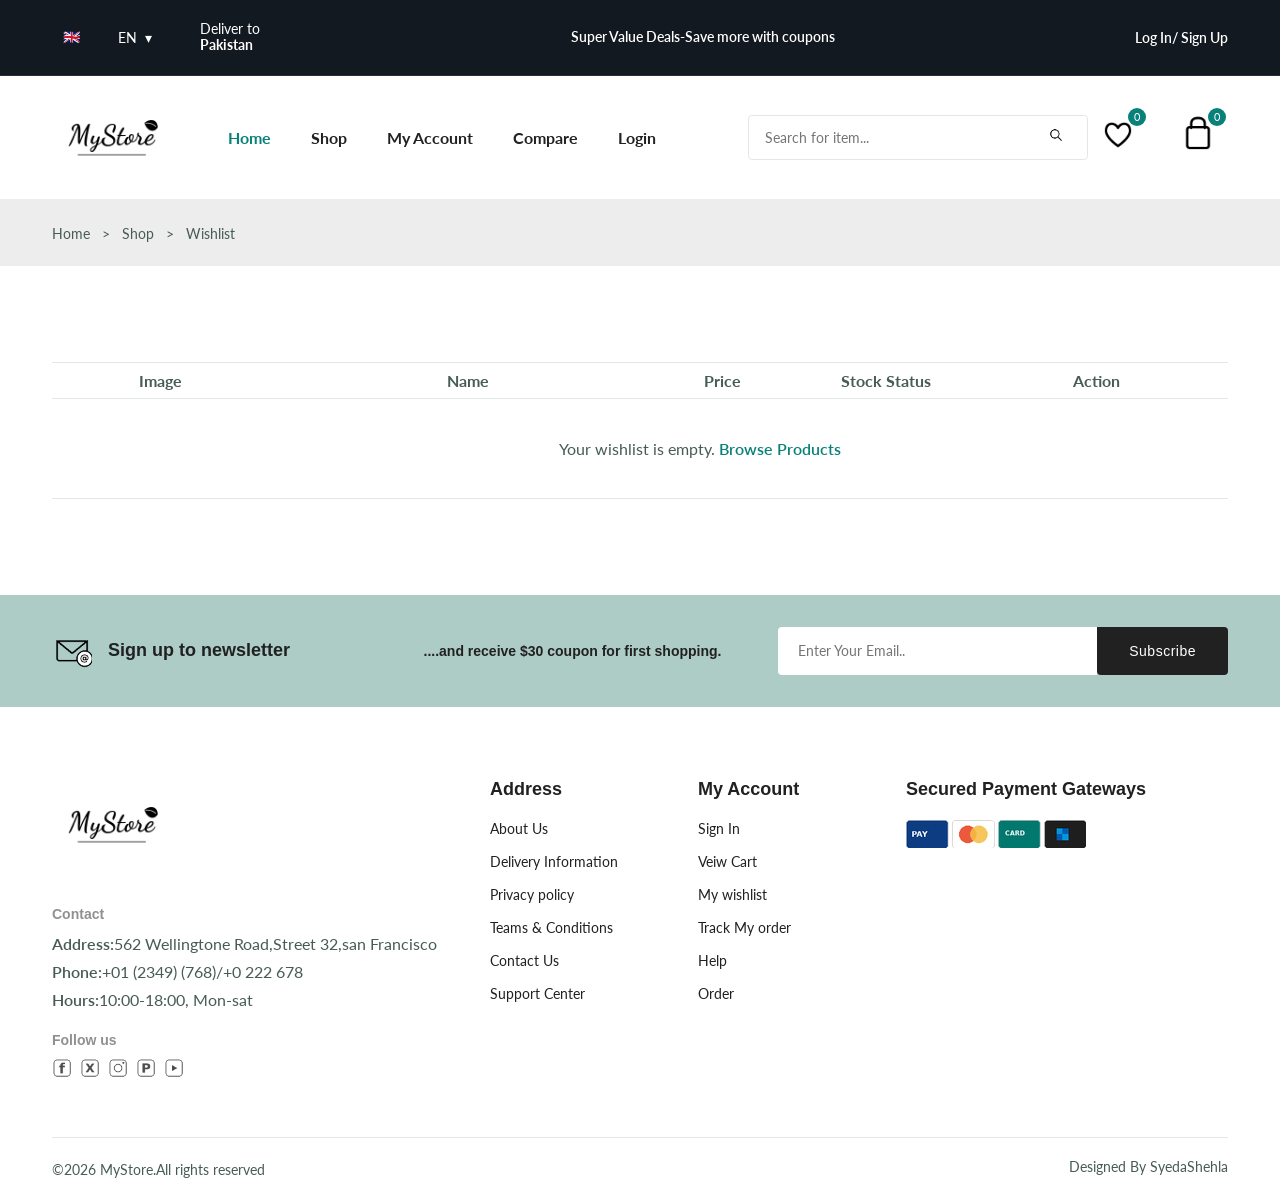
<file: wishlist.html>
<!DOCTYPE html>
<html lang="en">
<head>
    <meta charset="UTF-8">
    <meta name="viewport" content="width=device-width, initial-scale=1.0">
     <link
  rel="stylesheet"
  href="https://cdn-uicons.flaticon.com/uicons-regular-straight/css/uicons-regular-straight.css"
/>
    <link
  rel="stylesheet"
  href="https://cdn.jsdelivr.net/npm/swiper@9/swiper-bundle.min.css"
/>
    <link rel="stylesheet" href="style.css">
    <title>E-Commerce Website</title>
</head>
<body>
    <header class="header">
        <div class="header__top">
            <div class="header__container container">
                <div class="header__contact">
                    <span>(+01)-2345-6789</span>
                    <span>Our location</span>

                </div>
                <p class="header__alert-news">Super Value Deals-Save more with coupons</p>
                <a href="login-register.html" class="header__top-action">
                    Log In/ Sign Up
                </a>
            </div>
        </div>
        <nav class="nav container">
            <a href="index.html" class="nav__logo">
                <img src="images/mystore_logo_transparent.png"alt="" class="nav__logo-img"/>
            </a>
            <div class="nav__menu" id="nav__menu">
                <ul class="nav__list">
                    <li class="nav__item">
                        <a href="index.html" class="nav__link active-link">Home</a>
                    </li>
                    <li class="nav__item">
                        <a href="shop.html" class="nav__link">Shop</a>
                    </li>
                    <li class="nav__item">
                        <a href="accounts.html" class="nav__link">My Account</a>
                    </li>
                    <li class="nav__item">
                        <a href="compares.html" class="nav__link ">Compare</a>
                    </li>
                    <li class="nav__item">
                        <a href="login-register.html" class="nav__link">Login</a>
                    </li>
                </ul>
                <div class="header__search">
                    <input type="text" placeholder="Search for item..." class="form__input"/>
                    <button class="search__btn">
                        <img src="images/icon_search.png" alt="">
                    </button>
                </div>
                <div class="header__user-actions">
                    <a href="wishlist.html" class="header__action-btn">
                        <img src="images/icon_heart.png" alt="">
                        <span class="count">3</span>
                    </a>
                    <a href="cart.html" class="header__action-btn">
                        <img src="images/icon_bag.png" alt="">
                        <span class="count">3</span>
                    </a>
                </div>
            </div>
        </nav>
    </header>
    <main class="main">
        <section class="breadcrumb">
          <ul class="breadcrumb__list flex container">
            <li><a href="index.html" class="breadcrumb__link">Home</a></li>
            <li><span class="breadcrumb__link">></span></li>
            <li><span class="breadcrumb__link">Shop</span></li>
            <li><span class="breadcrumb__link">></span></li>
            <li><span class="breadcrumb__link">Wishlist</span></li>
          </ul>
        </section>
        <section class="wishlist section--lg container">
            <div class="table__container">
                <table class="table">
                    <tr>
                        <th>Image</th>
                        <th>Name</th>
                        <th>Price</th>
                        <th>Stock Status</th>
                        <th>Action</th>
                        <th>Remove</th>
                    </tr>
                    <tr>
                        <td><img src="images/category 2.jpg" alt="" class="table__img"></td>
                        <td>
                            <h3 class="table__title">Premium-Looking Brown Classic Luxe Handbag</h3>
                            <p class="table__description">A premium brown handbag with elegant black accents for everyday and formal use.</p>
                        </td>
                        <td><span class="table__price">$110</span></td>
                        <td><span class="table__stock">In Stock</span></td>
                        <td><a href="" class="btn btn btn--sm">Add to Cart</a></td>
                        <td><i class="fi fi-rs-trash table__trash"></i></td>
                    </tr>

                    <tr>
                        <td><img src="images/category10.jpg" alt="" class="table__img"></td>
                        <td>
                            <h3 class="table__title">Cozy Knit Fringe Poncho</h3>
                            <p class="table__description">A soft cream knitted poncho with beautiful fringe detailing perfect for a cozy and stylish look.</p>
                        </td>
                        <td><span class="table__price">$159</span></td>
                        <td><span class="table__stock">In Stock</span></td>
                        <td><a href="" class="btn btn btn--sm">Add to Cart</a></td>
                        <td><i class="fi fi-rs-trash table__trash"></i></td>
                    </tr>

                    <tr>
                        <td><img src="images/category 4.jpg" alt="" class="table__img"></td>
                        <td>
                            <h3 class="table__title">Classic Black Wayfarer Sunglasses</h3>
                            <p class="table__description">Sleek black-frame sunglasses with dark tinted lens and sophisticated look.</p>
                        </td>
                        <td><span class="table__price">$215</span></td>
                        <td><span class="table__stock">In Stock</span></td>
                        <td><a href="" class="btn btn btn--sm">Add to Cart</a></td>
                        <td><i class="fi fi-rs-trash table__trash"></i></td>
                    </tr>

                </table>
            </div>
        </section>
        <section class="newsletter section">
        <div class="newsletter__container container grid">
            <h3 class="newsletter__title flex">
                <img src="images/email_at_badge_icon.png" alt="" class="newsletter__icon">
                Sign up to newsletter
            </h3>
            <p class="newsletter__discription">....and receive $30 coupon for first shopping.</p>
            <form action="" class="newsletter__form">
                <input type="text" placeholder="Enter Your Email.." class="newsletter__input">
                <button type="submit" class="newsletter__btn">Subscribe</button>
            </form>
        </div>
        </section>
    </main>
    <footer class="footer container">
        <div class="footer__container grid">
            <div class="footer__content">
                <a href="index.html" class="footer__logo">
                    <img src="images/mystore_logo_transparent.png" alt="" class="footer__logo-img">
                </a>
                <h4 class="footer__subtitle">Contact</h4>
                <p class="footer__description"><span>Address:</span>562 Wellingtone Road,Street 32,san Francisco</p>
                <p class="footer__description"><span>Phone:</span>+01 (2349) (768)/+0 222 678</p>
                <p class="footer__description"><span>Hours:</span>10:00-18:00, Mon-sat </p>
                <div class="footer__social">
                    <h4 class="footer__subtitle">Follow us</h4>
                    <div class="footer__social-links flex">
                        <a href=""> <img src="images/facebook_icon.png" alt="" class="footer__social-icon"></a>
                        <a href=""> <img src="images/twitter_x_icon.png" alt="" class="footer__social-icon"></a>
                        <a href=""> <img src="images/instagram_icon.png" alt="" class="footer__social-icon"></a>
                        <a href=""> <img src="images/pinterest_icon.png" alt="" class="footer__social-icon"></a>
                        <a href=""> <img src="images/youtube_icon.png" alt="" class="footer__social-icon"></a>
                    </div>
                </div>
            </div>
            <div class="footer__content">
                <h3 class="footer__title">Address</h3>
                <ul class="footer__links">
                    <li><a href="" class="footer__link">About Us</a></li>
                    <li><a href="" class="footer__link">Delivery Information</a></li>
                    <li><a href="" class="footer__link">Privacy policy</a></li>
                    <li><a href="" class="footer__link">Teams & Conditions</a></li>
                    <li><a href="" class="footer__link">Contact Us</a></li>
                    <li><a href="" class="footer__link">Support Center</a></li>
                </ul>
            </div>
            <div class="footer__content">
                <h3 class="footer__title">My Account</h3>
                <ul class="footer__links">
                    <li><a href="" class="footer__link">Sign In</a></li>
                    <li><a href="" class="footer__link">Veiw Cart</a></li>
                    <li><a href="" class="footer__link">My wishlist</a></li>
                    <li><a href="" class="footer__link">Track My order</a></li>
                    <li><a href="" class="footer__link">Help</a></li>
                    <li><a href="" class="footer__link">Order</a></li>
                </ul>
            </div>
            <div class="footer__content">
                <h3 class="footer__title">Secured Payment Gateways</h3>
                <img src="images/payment_cards_generic_small.png" alt="" class="payment__img">
            </div>
        </div>
        <div class="footer__bottom">
            <p class="copyright">&copy;2026 MyStore.All rights reserved</p>
            <span class="designer">Designed By SyedaShehla</span>
        </div>
    </footer>
    <script src="https://cdn.jsdelivr.net/npm/swiper@9/swiper-bundle.min.js"></script>
    <script src="script.js"></script>
</body>
</html>
</file>
<file: style.css>
@import url('https://fonts.googleapis.com/css2?family=Lato:wght@400;700&family=League+Spartan:wght@400;500;600;700&display=swap');

:root{
    --header-height: 4rem;
    --first-color:hsl(176,88%,27%);
    --first-color-alt: hsl(129,44%,94%);
    --second-color:  hsl(34,94%,87%);
    --title-color: hsl(0,0%,13%);
    --text-color:hsl(154,13%,32%);
    --text-color-light:hsl(60,1%,56%) ; 
    --body-color: hsl(0,0%,100%);
    --container-color: hsl(0,0%,93%);
    --border-color:hsl(129,36%,84%) ;
    --border-color-alt: hsl(113,15%,90%);

    --body-font:'Lato',sans-serif;
    --second-font:sans-serif;
    --big-font-size: 3.5rem;
    --h1-font-size: 2.75rem;
    --h2-font-size: 2rem;
    --h3-font-size:1.75rem;
    --h4-font-size:1.375rem ;
    --large-font-size: 1.125rem;
    --normal-font-size:1rem;
    --small-font-size:0.875rem;
    --smaller-font-size:0.75rem;
    --tiny-font-size:0.6875rem;

    --weight-400:400;
    --weight-500:500;
    --weight-600:600;
    --weight-700:700;

    --transition:cubic-bezier(0,0,0.05,1);

@media screen and (max-width: 1200px) {
 :root{
    --big-font-size: 2.25rem;
    --h1-font-size: 2rem;
    --h2-font-size:1.375rem;
    --h3-font-size:1.25rem;
    --h4-font-size:1.125rem;
    --large-font-size:1rem;
    --normal-font-size:0.9375rem;
    --small-font-size:0.8125rem;
    --smaller-font-size:0.6875rem;
    --tiny-font-size:0.625rem;
 }
}
}
    *{
        margin: 0;
        padding: 0;
        box-sizing: border-box;
    }
html, body{
    max-width: 100%;
    overflow-x: hidden;
}
input,
textarea,
body{
    color:var(--text-color);
    font-family: var(--body-font);
    font-size: var(--normal-font-size);
    font-weight: var(--weight-400);
}
body{
    background-color: var(--body-color);
}
h1,h2,h3,h4{
    font-family: var(--second-font);
    color: var(--title-color);
    font-weight: var(--weight-600);
}
ul{
    list-style: none;
}
a{
    text-decoration: none;
}
p{
    line-height: 1.5rem;
}
img{
    max-width: 100%;
}
button,textarea,input{
    background-color: transparent;
    border: none;
    outline: none;
}
table{
    width: 100%;
    border-collapse: collapse;
}
.container{
    max-width: 1320px;
    margin-inline: auto;
    padding-inline: 0.75rem;
}
.grid{
    display: grid;
    gap: 1.5rem;
}
.section{
    padding-block: 2rem;
}
.section--lg{
    padding-block: 4rem;

}
.section__title{
    font-size: var(--h4-font-size);
    margin-bottom: 1.5rem;
}
.section__title span{
    color: var(--first-color);
}
.form__input{
    border: 1px solid var(--border-color-alt);
    padding-inline: 1rem;
    height: 45px;
    border-radius: 0.25rem;
    font-size: var(--small-font-size);
}
.new__price{
    color: var(--first-color);
    font-weight: var(--weight-600);
}
.old__price{
    color: var(--text-color-light);
    font-size: var(--small-font-size);
    text-decoration: line-through;
}
.form{
    row-gap: 1rem;
}
.form__group{
    grid-template-columns: repeat(2, 1fr);
    gap: 1rem;
}
.textarea{
    height: 200px;
    padding-block: 1rem;
    resize: none;
}
.header__top{
    background-color: var(--first-color-alt);
    border-bottom: 1px solid var(--first-color);
    padding-block: 0.875rem;
}
.header__container{
    display: flex;
    align-items: center;
    justify-content: space-between;
}
.header__contact span:first-child{
    margin-right: 2rem;

}
.header__contact span,
.header__alert-news,
.header__top-action{
    font-size: var(--small-font-size);
}
.header__alert-news{
    color: var(--text-color-light);
    font-weight: var(--weight-600);
}
.header__top-action{
    color: var(--text-color);
}
.nav,
.nav__menu,
.nav__list,
.header__user-actions{
    display: flex;
    align-items: center;
}
.nav{
    height: calc(var(--header-height)+ 2.5rem);
    justify-content: space-between;
    column-gap: 1rem;
}
.home {
    padding-block: 2.5rem 3rem;
}
.nav__logo-img{
    width:120px;
}
.header__search img,
.header__action-btn img{
    width:24px;
    height:24px;
}
.header__action-btn{
    position: relative;
}
.header__action-btn .count{
    position: absolute;
    top: -8px;
    right: -8px;
    font-size: var(--tiny-font-size);
}
.nav__menu {
    flex-grow: 1;
    margin-left: 2.5rem;
}
.nav__list {
    column-gap: 2.5rem;
    margin-right: auto;
}
.nav__link {
    color: var(--title-color);
    font-weight: var(--weight-700);
    transition: all 0.2s var(--transition);
}
.header__search{
    width: 340px;
    position: relative;
}
.header__search .form__input{
    width: 100%;
}
.search__btn{
    position: absolute;
    top:50%;
    transform: translateY(-50%);
    right: 1.25rem;
    cursor: pointer;
}
.header__user-actions{
    column-gap: 1.25rem;
}
.header__action-btn{
    position: relative;
}
.header__action-btn img{
    width:60px;
    height: 60px;
}
.header__action-btn .count{
    position: absolute;
    top: 0.1rem;
    right: 0.1rem;
    background-color: var(--first-color);
    color: var(--body-color);
    width: 18px;
    height: 18px;
    line-height: 18px;
    border-radius: 50%;
    text-align: center;
    font-size: var(--tiny-font-size);
}
.active-link,
.nav__link:hover {
    color: var(--first-color);
}
.home__img {
    width: 100%;
    height: 400px;
    object-fit: cover;
}
.home__container{
    grid-template-columns:  0.9fr 1.1fr;
    align-items: center;
    gap: 3rem;
}
.home__subtitle,
.home__description{
    font-size: var(--large-font-size);
}
.home__subtitle{
    font-family: var(--second-font);
    font-weight: var(--weight-600);
    margin-bottom: 0.75rem;
    display: block;

}
.home__title{
    font-size: var(--h1-font-size);
    font-weight: var(--weight-700);
    line-height: 1.4;
}
.home__title span{
    color: var(--first-color);
    font-size: var(--big-font-size);
}
.home__description{
    margin-block: 1rem 1.75rem;
}
.home__img{
    justify-self: end;;
}
.btn{
    display: inline-block;
    background-color: var(--first-color);
    border: 2px solid var(--first-color);
    color: var(--body-color);
    padding-inline: 1.75rem;
    height: 49px;
    line-height: 49px;
    border-radius: 0.25rem;
    font-family: var(--second-color);
    font-size: var(--small-font-size);
    font-weight: var(--weight-700);
    transition: all 0.4s var(--transition);
}
.btn:hover{
    background-color: transparent;
    color: var(--first-color);
}
.btn--md,
.btn--sm{
    font-family: var(--body-font);
}
.btn__md{
    height: 45px;
    line-height: 42px;
}
.btn--sm{
    height: 40px;
    line-height:36px;
}
.flex{
    display: flex;
    align-items: center;
    column-gap: 0.5rem;
}
.categories{
    position: relative;
}
.categories__container{
    margin-top: 1.5rem;
}
.categories{
    overflow: hidden;
}
.category__item{
    text-align: center;
    border: 1px solid var(--border-color);
    padding: 0.625rem 0.625rem 1.25rem;
    border-radius: 1.25rem;
    display: flex;
    flex-direction: column;
    align-items: center;
    width: 160px;
}
.category__img{
    width: 160px;
    height: 160px;
    object-fit: cover;
    object-position: top;
    border-radius: 0.75rem;
    margin-bottom: 1.25rem;
}
.category__title{
    color: var(--text-color);
    font-size: var(--small-font-size);
    margin-top: 0.75rem;
    text-align: center;
}
.swiper{
    overflow: initial;

}
.swiper-button-next::after,
.swiper-button-prev::after{
    content: '';
}
.swiper-button-next,
.swiper-button-prev{
    top:-1.875rem ;
    background-color: var(--first-color-alt);
    border: 1px solid var(--border-color);
    width: 30px;
    height: 30px;
    border-radius: 50%;
    color: var(--first-color);
    font-size: var(--tiny-font-size);
}
.swiper-button-prev{
    left: initial;
    right: 2.5rem;
}
.swiper-button-next{
    right: 0;
}
.tab__btns{
    display: flex;
    column-gap: 0.75rem;
    margin-bottom:2rem;
}
.tab__btn{
    background-color: var(--container-color);
    color: var(--title-color);
    padding: 1rem 1.25rem 0.875rem;
    border-radius: 0.25rem;
    font-size: var(--small-font-size);
    font-weight: var(--weight-600);
    cursor: pointer;
}
.products__container{
    grid-template-columns: repeat(4, 1fr);
    gap: 1.5rem;
    align-items: stretch;
}

.product__item {
    border: 1px solid var(--border-color);
    border-radius: 1.5rem;
    display: flex;
    flex-direction: column;
    height: 100%;
    transition: all 0.2s var(--transition);
}
.new__container .swiper-slide {
    width: 200px; 
}
.product__banner{
    padding: 0.625rem 0.75rem 0.75rem;
}
.product__banner,
.product__images{
    position: relative;
}
.product__images{
    display: block;
    overflow: hidden;
    border-radius: 1.25rem;
}
.product__img{
    vertical-align: middle;
    transition: all 1.5s var(--transition);
}

.tab__btn.active-tab{
    color: var(--first-color);
    background-color: var(--second-color);
}

.product__images {
    gap: 0.4rem;
    width: 100%;
    background-color: transparent;
    border-radius: 0.5rem;
}
.product__item:hover .product__img{
    transform: scale(1.1);
}
.product__img.hover{
    position: absolute;
    top: 0;
    left: 0;
}
.product__actions{
    position: absolute;
    top: 50%;
    left:50%;
    transform: translate(-50%,-50%);
    display: flex;
    column-gap: 0.5rem;
    transition: all 0.2s var(--transition);
}
.action__btn{
    width: 40px;
    height: 40px;
    line-height: 42px;
    text-align: center;
    border-radius: 50%;
    background-color:var(--first-color-alt);
    border: 1px solid var(--border-color);
    color: var(--text-color);
    font-size: var(--small-font-size);
    position: relative;
}
.action__btn::before,
.action__btn::after{
    position:absolute;
    left: 50%;
    transform: translateX(-50%);
    transition: all 0.3s cubic-bezier(0.71, 1.7, 0.77, 1.24);
}
.action__btn::before{
    content: '';
    top:-2px;
    border: 0.5rem solid transparent;
    border-top-color: var(--first-color);

}
.action__btn::after{
    content: attr(aria-label);
    bottom: 100%;
    background-color: var(--first-color);
    color: var(--body-color);
    font-size: var(--tiny-font-size);
    white-space: nowrap;
    padding-inline: 0.625rem;
    border-radius: 0.25rem;
    line-height: 2.58rem;
}
.product__badge{
    position: absolute;
    left: 1.25rem;
    top: 1.25rem;
    background-color: var(--first-color);
    color: var(--body-color);
    padding: 0.25rem 0.625rem ;
    border-radius: 2.5rem;
    font-size: var(--tiny-font-size);
}
.product__badge.light-pink{
    background-color: hsl(341,100%,73%);
}
.product__badge.light-green{
    background-color: hsl(155,20%,67%);
}
.product__badge.light-orange{
    background-color: hsl(24,100%,73%);
}
.product__badge.light-blue{
    background-color: hsl(202,53%,76%);
}
.product__content{
    padding: 0 1.25rem 1.125rem;
    position: relative;
}
.product__category{
    color: var(--text-color-light);
    font-size: var(--small-font-size);
}
.product__title{
    font-size: var(--normal-font-size);
    margin-block: 0.75rem 0.5rem;
}
.product__rating{
    color: hsl(42 100% 50%);
    font-size: var(--small-font-size);
    margin-bottom: 0.75rem;
}
.product__price.new__price{
    font-size: var(--large-font-size);
}
.cart__btn{
    position: absolute;
    bottom: 1.6rem;
    right: 1.25rem;
}
.product__img {
    width: 100%;
    aspect-ratio: 3 / 4; 
    object-fit: cover; 
    object-position: center;
    background-color: #f5f5f5; 
    display: block;
    border-radius: 0.5rem;
}
.product__content {
    display: flex;
    flex-direction: column;
    flex-grow: 1;
    padding-top: 0.75rem;
}
.product__title {
    min-height: 2.5rem;   
}
.product__img.hover {
    position: absolute;
    top: 0;
    left: 0;
    opacity: 0;
}

.product__actions {
    opacity: 0;
    transition: opacity 0.3s ease;
}

.action__btn::before,
.action__btn::after {
    opacity: 0;
    transition: opacity 0.3s ease;
}
.product__item:hover .product__img.default {
    opacity: 0;
}

.product__item:hover .product__img.hover {
    opacity: 1;
}

.product__item:hover .product__actions {
    opacity: 1;
}

.action__btn:hover::before,
.action__btn:hover::after {
    opacity: 1;
}
.action__btn:hover::before,
.action__btn:hover::after{
    transform: translateX(-50%) translateY(-0.5rem);
}
.action__btn:hover{
    background-color: var(--first-color);
    border-color: var(--first-color);
    color: var(--body-color);
}
.tab__item {
    display: none;
}
.tab__item.active-tab {
    display: block;
}
.deals__container{
    grid-template-columns: repeat(2,1fr);
}
.deals__item:nth-child(1){
    background-image: url(images/cloths\ banner\ 1.jpg);
}
.deals__item:nth-child(2){
    background-image: url(images/shopping\ bag\ banner\ 2.jpg);
}
.deals__item{
    padding: 3rem;
    background-size:cover;
    background-position: center;
    display: flex;
    flex-direction: column;
    row-gap: 1.5rem;
}
.deals__brand{
    color: var(--first-color);
    font-size: var(--h3-font-size);
    margin-bottom: 0.25rem;
}
.deals__category{
    font-family: var(--second-font);
    font-size: var(--small-font-size);
}
.deals__title{
    max-width: 240px;
    font-size: var(--large-font-size);
    font-weight: var(--weight-400);
    line-height: 1.3;
}
.deals__price .new__price,
.deals__price .old__price{
    font-size: var(--large-font-size);
}
.deals__price .new__price{
    color: hsl(352, 100%, 60%);
}
.deals__countdown-text{
    margin-bottom: 0.25rem;
}
.countdown{
    display: flex;
    column-gap: 1.5rem;
}
.countdown__amount{
    position: relative;
}
.countdown::after{
    content: ':';
    color: var(--title-color);
    font-size: var(--large-font-size);
    position: absolute;
    right: -25%;
    top: 20%;
}
.countdown__period{
    background-color: var(--first-color);
    color: var(--body-color);
    width: 60px;
    height: 50px;
    line-height: 50px;
    text-align: center;
    border-radius: 0.25rem;
    font-size: var(--large-font-size);
    font-weight: var(--weight-600);
    margin-bottom: 0.5rem;
}
.unit{
    font-size: var(--small-font-size);
    text-align: center;
    display: block;
}
.deals__btn .btn{
    background-color: transparent;
    color: var(--first-color);
}
.new__arrivals{
    overflow: hidden;
}
.showcase__container {
    display: grid;
    grid-template-columns: repeat(4, minmax(0, 1fr));
    width: 100%;
    min-width: 0;
}

.showcase__item {
    min-width: 0;
}
.showcase__wrapper .section__title{
    font-size: var(--normal-font-size);
    border-bottom: 1px solid var(--border-color-alt);
    padding-bottom: 0.75rem;
    margin-bottom: 2rem;
    position: relative;
}
.showcase__wrapper .section__title::before{
    content: '';
    position: absolute;
    left: 0;
    bottom: -1.3px;
    width: 50px;
    height: 2px;
    background-color: var(--first-color);
}
.showcase__wrapper{
    display: flex;
    flex-direction: column;
    row-gap: 1.5rem;
}
.showcase__item{
    display: flex;
    align-items: center;
    column-gap: 1.5rem;
}
.showcase__img-box{
    width: 80px;
    height: 80px;
    flex-shrink: 0;
    display: block;
    overflow: hidden;
    border-radius: 0.5rem;
    background-color: var(--container-color);
}
.showcase__img{
    width: 100%;
    height: 100%;
    object-fit: cover;
}
.showcase__wrapper .section__title{
    font-size: var(--normal-font-size);
    border-bottom: 1px solid var(--border-color-alt);
    padding-bottom: 0.75rem;
    margin-bottom: 2rem;
    position: relative;
}
.showcase__wrapper .section__title::before{
    content: '';
    position: absolute;
    left: 0;
    bottom: -1.3px;
    width: 50px;
    height: 2px;
    background-color: var(--first-color);
}
.showcase__img{
    width: 100%;
    height: 100%;
    object-fit: cover;
}
.showcase__item:not(:last-child){
    margin-bottom: 1.5rem;
}
.showcase__content{
    flex: 1;
    min-width: 0;
}
.showcase__title{
    font-size: var(--small-font-size);
    font-weight: var(--weight-500);
    white-space:nowrap;
    overflow: hidden;
    text-overflow: ellipsis;
    margin-bottom: 0.5rem;
}
.newsletter{
    background-color: hsl(166, 23%, 74%);
}
.home__newsletter{
    margin-top: 2rem;
}
.newsletter__container{
    grid-template-columns: repeat(2, 3.5fr) 5fr;
    align-items: center;
    column-gap: 3rem;
}
.newsletter__title{
    column-gap:1rem;
    font-size: var(--large-font-size);
}
.newsletter__icon{
    width: 40px;
}
.newsletter__discription{
    color: var(--title-color);
    font-family: var(--second-font);
    font-size: var(--small-font-size);
    font-weight: var(--weight-600);
    text-align: center;
}
.newsletter__form{
    display: flex;
}
.newsletter__input,
.newsletter__btn{
    font-size: var(--small-font-size);
}
.newsletter__input{
    background-color: var(--body-color);
    padding-inline: 1.25rem;
    width: 100%;
    height: 48px;
    border-radius: 0.25rem 0 0 0.25rem;
}
.newsletter__btn{
    background-color: var(--title-color);
    color: var(--body-color);
    padding-inline: 2rem;
    border-radius: 0 0.25rem 0.25rem;
    font-family: var(--second-font);
    font-weight: var(--weight-500);
    letter-spacing: 0.5px;
    cursor: pointer;
    transition: all 0.3s var(--transition);
}
.newsletter__btn:hover{
    background-color: var(--first-color);
}
.footer__container{
    grid-template-columns:4.5fr repeat(2,2fr) 3.5fr;
    padding-block: 3.5rem;
}
.footer__logo-img{
    width: 120px;
}
.footer__subtitle{
    color: var(--text-color-light);
    font-size: var(--small-font-size);
    margin-block: 1.25rem 0.625rem;
}
.footer__description{
    margin-bottom: 0.25rem;
}
.footer__description span{
    font-weight: var(--weight-600);
}
.footer__social.footer__subtitle{
    margin-top: 1.875rem;
}
.footer___social-links{
    column-gap: 0.25rem;
}
.footer__social-icon{
    width: 20px;
    opacity: 0.7;
}
.footer__title{
    font-size: var(--large-font-size);
    margin-block:1rem 1.25rem;
}
.footer__link{
    color: var(--title-color);
    font-size: var(--small-font-size);
    margin-bottom: 1rem;
    display: block;
    transition: all 0.3s var(--transition);
}
.footer__link:hover{
    color: var(--first-color);
    margin-left: 0.25rem;
}
.footer__bottom{
    display: flex;
    justify-content: space-between;
    padding-block: 1.25rem;
    border-top: 1px solid var(--border-color-alt);
}
.copyright,
.designer{
    color: var(--text-color);
    font-size: var(--small-font-size);
}
.breadcrumb{
    background-color: var(--container-color);
    padding-block: 1.5rem;
    margin-bottom: 2rem;
}
.breadcrumb__list{
    column-gap: 0.75rem;
}
.breadcrumb__link{
    color: var(--text-color);
    font-size: var(--small-font-size);
}
.total__products{
    margin-top: 1rem;
    margin-bottom: 2.5rem;
}
.total__products span{
    color: var(--first-color);
    font-weight: var(--weight-600);
}
.pagination{
    display:flex;
    column-gap: 0.625rem;
    margin-top: 2.75rem;
}
.pagination__link{
    display: inline-block;
    width:34px;
    height: 34px;
    line-height: 34px;
    text-align: center;
    border-radius: 0.25rem;
    color: var(--text-color);
    font-size: var(--small-font-size);
    font-weight: var(--weight-700);
    transition: all 0.15s var(--transition);
}
.pagination__link.active,
.pagination__link:hover{
    background-color: var(--first-color);
    color: var(--body-color);
}
.pagination__link.icon{
    border-top-right-radius: 50%;
    border-bottom-right-radius:50%;
}
.details__container{
    grid-template-columns: 5.5fr 6.5fr;
}
.details__img{
    margin-bottom: 0.5rem;
}
.details__small-images{
    grid-template-columns: repeat(4, 1fr);
    column-gap: 0.625rem;
}
.details__small-img{
    cursor: pointer;
}
.details__title{
    font-size: var(--h2-font-size);
}
.details__brand{
    font-size: var(--small-font-size);
    margin-block: 1rem;
}
.details__brand span{
    color: var(--first-color);
}
.details__price{
    border-top: 1px solid var(--border-color-alt);
    border-bottom: 1px solid var(--border-color-alt);
    padding-block: 1rem;
    column-gap: 1rem;
}
.details__price.new__price{
    font-size: var(--h2-font-size);
}
.details__price.old__price{
    font-size: var(--normal-font-size);
    font-weight: var(--weight-500);
}
.short__description{
    margin-block: 1rem 2rem;
}
.list__item,
.meta__list{
    font-size: var(--small-font-size);
    margin-top: 0.75rem;
}
.details__color{
    margin-block: 2rem 1.5rem;
}
.details__color{
    display: flex;
    align-items: center;
    column-gap: 0.75rem;
}
.details__size{
    margin-block: 2.5rem;
}
.details__color-title,
.details__size-title{
    font-size: var(--small-font-size);
    font-weight: var(--weight-600);
}
.color__list,
.size__list{
    display: flex;
    column-gap: 0.25rem;
}
.color__link{
    width: 26px;
    height: 26px;
    border-radius: 50%;
    display:block;
}
.color__list,
.size__list{
    display: flex;
    align-items: center;
}
.details__color,
.details__size{
    margin-top: 0.5rem; 
}
.size__link{
    border: 1px solid var(--border-color-alt);
    padding: 0.375rem 0.75rem 0.5rem;
    color: var(--text-color);
    font-size: var(--small-font-size);
}
.size-active{
    background-color: var(--first-color);
    color: var(--body-color);
}
.details__action{
    display: flex;
    column-gap: 0.375rem;
    margin-bottom: 3.25rem;
}
.quantity,
.details__action-btn{
    border: 1px solid var(--border-color-alt);
    font-size: var(--small-font-size);
}
.quantity{
    max-width:80px;
    padding-block: 0.5rem;
    padding-inline: 1rem 0.5rem;
    border-radius: 0.25rem;
}
.details__action-btn{
    color: var(--text-color);
    line-height: 40px;
    padding-inline: 0.75rem;
}
.details__meta{
    border-top: 1px solid var(--border-color-alt);
    padding-top: 1rem;
}
.detail__tabs{
    display: flex;
    column-gap: 1.75rem;
    margin-bottom: 3rem;
}
.detail__tab{
    font-family: var(--second-font);
    font-size:1rem;
    font-weight: var(--weight-600);
    cursor: pointer;
}
.detail__tab.active-tab{
    color: var(--first-color);
}
.details__tab-content:not(.active-tab){
    display: none;
}
.info__table tr th,
.info__table tr td{
    border: 1px solid var(--border-color-alt);
    padding: 0.625rem 1.25rem;
}
.info__table tr th{
    font-weight: var(--weight-500);
    text-align: left;
}
.info__table tr td{
    color: var(--text-color-light);
}
.reveiws__container{
    padding-bottom: 3rem;
    row-gap: 1.25rem;
}
.review__single{
    border-bottom: 1px solid var(--border-color-alt);
    padding-bottom: 1.25rem;
    display: flex;
    align-items: flex-start;
    column-gap: 1.5rem;
}
.review__single:last-child{
    padding-bottom: 3rem;
}
.review__img{
    width: 70px;
    border-radius: 50%;
    margin-bottom: 0.5rem;
}
.review__title{
    font-size: var(--tiny-font-size);
}
.review__data{
    width: calc(100% - 94px);
}
.reveiw__description{
    margin-bottom: 0.5rem;
}
.review__rating{
    color: hsl(42, 100% , 50%);
    margin-bottom: 0.5rem;
}
.review__rating,
.review__data{
    font-size: var(--small-font-size);
}
.review__form-title{
    font-size: var(--large-font-size);
    margin-bottom: 1rem;
}
.rate__product{
    margin-bottom: 2rem;
}
.table__container{
    overflow-x:auto;
}
.table{
    table-layout: fixed;
    margin-bottom: 2rem;
}
.table tr{
    border-top: 1px solid var(--border-color-alt);
}
.table tr:last-child{
    border-bottom: 1px solid var(--border-color-alt);
}
.table tr th:nth-child(1),
.table tr td:nth-child(1){
    width:216px;
}
.table tr th:nth-child(2),
.table tr td:nth-child(2){
    width: 400px;
}
.table tr th:nth-child(3),
.table tr td:nth-child(3){
    width:108px;
}
.table tr th:nth-child(4),
.table tr td:nth-child(4){
    width:220px;
}
.table tr th:nth-child(5),
.table tr td:nth-child(5){
    width:200px;
}
.table tr th:nth-child(6),
.table tr td:nth-child(6){
    width:152px;
}
.table__img{
    width: 80px;
}
.table tr th,
.table tr td{
    padding: 0.5rem;
    text-align: center;
}
.table__title,
.table__description,
.table__price,
.table__subtotal,
.table__trash,
.table__stock{
    font-size: var(--small-font-size);
}
.table__title,
.table__stock{
    color: var(--first-color);
}
.table__description{
    max-width: 250px;
    margin-inline: auto;
}
.table__trash{
    color: var(--text-color-light);
}
.cart__actions{
    display: flex;
    justify-content: flex-end;
    gap: 0.75rem;
    margin-top: 1.5rem;
}
.divider{
    position: relative;
    text-align: center;
    margin-block: 3rem;
}
.divider::before{
    content: '';
    position: absolute;
    top: 50%;
    left: 0;
    width: 100%;
    border-top: 2px solid var(--border-color-alt);
}
.divider i{
    color: var(--text-color-light);
    background-color: var(--body-color);
    font-size: 1.25rem;
    padding-inline: 1.25rem;
    position: relative;
    z-index: 10;
}
.cart__group{
    grid-template-columns: repeat(2,1fr);
    align-items: flex-start;
}
.cart__shipping .section__title,
.cart__coupon .section__title,
.cart__total .section__title{
    font-size: var(--large-font-size);
    margin-bottom: 1rem;
}
.cart__coupon{
    margin-top: 3rem;
}
.coupon__form .form__group{
    align-items: center;
}
.cart__total{
    border: 1px solid var(--border-color-alt);
    border-radius: 2.5rem;
    padding: 1.75rem;
}
.cart__total-table{
    margin-bottom: 1rem;
}
.cart__total-table tr td{
    border: 1px solid var(--border-color-alt);
    padding: 0.75rem 0.5rem;
    width: 50%;
}
.cart__total-title{
    font-size: var(--small-font-size);
}
.cart__total-price{
    color: var(--first-color);
    font-weight: var(--weight-700);
}
.cart__total-btn{
    display: inline-flex;
}
.form__grid{
    display: flex;
    flex-direction: column;
    gap: 1rem;
}
.login-register__container{
    grid-template-columns: repeat(2, 1fr);
    align-items: flex-start;
}
.login,
.register{
    border: 1px solid var(--border-color-alt);
    padding: 2rem;
    border-radius: 0.5rem;
}
.checkout__container{
    grid-template-columns: repeat(2, 1fr);
}
.checkout__group:nth-child(2){
    border: 1px solid var(--border-color-alt);
    padding: 2rem;
    border-radius: 0.5rem;
}
.checkout__group .section__title{
    font-size: var(--large-font-size);
}
.order__img{
    width: 80px;
}
.checkout__title{
    font-size: var(--small-font-size);
}
.order__table tr th,
.order__table tr td{
    border: 1px solid var(--border-color-alt);
    padding: 0.5rem;
    text-align: center;
}
.order__table tr th{
    color: var(--title-color);
    font-size: var(--small-font-size);
}
.table__quantity,
.order__subtitle{
    font-size: var(--small-font-size);
}
.order__grand-total{
    color: var(--first-color);
    font-size: var(--large-font-size);
    font-weight: var(--weight-700);
}
.payment__method{
    margin-block: 2.5rem 2.75rem;
}
.payment__title{
    margin-bottom: 1.5rem;
}
.payment__option{
    margin-bottom: 1rem;
}
.payment__input{
    accent-color: var(--first-color);
}
.payment__label{
    font-size: var(--small-font-size);
}
.compare__table tr th,
.compare__table tr td{
    padding: 0.5rem;
    border: 1px solid var(--border-color-alt);
}
.compare__table tr th{
    color: var(--text-color-light);
    font-size: var(--small-font-size);
}
.compare__table tr td{
    text-align: center;
}
.compare__colors{
    justify-content: center;
}
.table__weight,
.table__dimension{
    font-size: var(--small-font-size);
}
.accounts__container{
    grid-template-columns: 4fr 8fr;
}
.account__tabs{
    border: 1px solid var(--border-color-alt);
    border-radius: 0.25rem;
}
.account__tab{
    padding: 1rem 2rem;
    color: var(--title-color);
    font-size: var(--small-font-size);
    display: flex;
    align-items: center;
    column-gap: 0.625rem;
    cursor: pointer;
}
.account__tab.active-tab{
    background-color: var(--first-color);
    color: var(--body-color);

}
.tab__content:not(.active-tab){
    display: none;
}
.tab__content{
    border: 1px solid var(--border-color-alt);
}
.tab__header{
    background-color: var(--container-color);
    border-bottom: 1px solid var(--border-color-alt);
    padding: 1rem;
    font-size: var(--small-font-size);
}
.tab__body{
    padding: 1rem;
}
.placed__order-table tr th{
    color: var(--title-color);
    text-align: left;
}
.placed__order-table tr th,
.placed__order-table tr td{
    border: 1px solid var(--border-color-alt);
    padding: 0.5rem;
    font-size: var(--small-font-size);
}
.account__tab:not(:last-child){
    border-bottom: 1px solid var(--border-color-alt);
}
.veiw__order,
.edit{
    color: var(--first-color);
}
.address{
    font-style: normal;
    font-size: var(--small-font-size);
    line-height: 1.5rem;
}
.city{
    margin-bottom: 0.25rem;
}
.edit{
    font-size: var(--small-font-size);
}


/* Large Screens */
@media screen and (max-width: 1400px) {

    .container {
        max-width: 1200px;
    }

    .accounts__container {
        grid-template-columns: 3fr 9fr;
    }
}


/* Laptop / Small Desktop */
@media screen and (max-width: 1200px) {

    .container {
        max-width: 1000px;
    }

    .showcase__container {
        grid-template-columns: repeat(3, minmax(0, 1fr));
    }
}


/* Tablet */
@media screen and (max-width: 992px) {

    .container {
        max-width: 900px;
    }

    .home__container {
        grid-template-columns: 1fr 1fr;
        gap: 2rem;
    }

    .products__container {
        grid-template-columns: repeat(2, 1fr);
    }

    .showcase__container {
        grid-template-columns: repeat(2, minmax(0, 1fr));
    }
}


/* Small Tablet / Large Mobile */
@media screen and (max-width: 768px) {

    .container {
        max-width: 680px;
    }

    .home {
        padding-block: 2.5rem;
    }

    .home__container {
        grid-template-columns: 1fr;
        gap: 2rem;
        text-align: center;
    }

    .home__img {
        width: 100%;
        height: 350px;
        justify-self: center;
    }

    .products__container {
        grid-template-columns: repeat(2, 1fr);
    }

    .showcase__container {
        grid-template-columns: repeat(2, minmax(0, 1fr));
    }

    /* Other sections */
    .deals__container,
    .newsletter__container,
    .accounts__container,
    .details__container,
    .cart__group,
    .login-register__container,
    .checkout__container,
    .form__group {
        grid-template-columns: 1fr !important;
    }

    .newsletter__container {
        text-align: center;
        row-gap: 1rem;
    }

    .newsletter__form {
        width: 100%;
    }

    .account__tabs {
        margin-bottom: 1.5rem;
    }

    .footer__container {
        grid-template-columns: repeat(2, 1fr) !important;
    }
}



@media screen and (max-width: 576px) {

    .container {
        width: 100%;
        padding-inline: 1rem;
    }

    .home {
        padding-block: 2rem;
    }

    .home__container {
        grid-template-columns: 1fr;
        gap: 1.5rem;
    }

    .home__title {
        font-size: 2.2rem;
        line-height: 1.2;
    }

    .home__title span {
        font-size: 2.5rem;
    }

    .home__description {
        margin-block: 1rem 1.5rem;
    }

    .home__img {
        width: 100%;
        height: 300px;
    }

    .products__container {
        grid-template-columns: 1fr;
    }

    .showcase__container {
        grid-template-columns: 1fr;
    }

    .footer__container {
        grid-template-columns: 1fr !important;
    }


    .details__tab-content {
        width: 100%;
        max-width: 100%;
        overflow: hidden;
    }

    .info__table {
        display: table !important;
        width: 100% !important;
        max-width: 100% !important;

        table-layout: fixed;

        overflow: hidden !important;
        white-space: normal !important;
    }

    .info__table tr {
        width: 100%;
    }

    .info__table tr th,
    .info__table tr td {
        padding: 0.5rem 0.45rem !important;

        font-size: 0.7rem;
        line-height: 1.35;

        white-space: normal !important;
        word-break: break-word;
        overflow-wrap: anywhere;

        vertical-align: middle;
    }

    .info__table tr th {
        width: 45%;
        text-align: left;
    }

    .info__table tr td {
        width: 55%;
        text-align: left;
    }


    .compare__table {
        display: table !important;

        width: 100% !important;
        max-width: 100% !important;

        table-layout: fixed;

        overflow: hidden !important;
        white-space: normal !important;
    }

    .compare__table tr {
        width: 100%;
    }

    .compare__table tr th,
    .compare__table tr td {
        padding: 0.35rem 0.2rem !important;

        font-size: 0.65rem;
        line-height: 1.25;

        white-space: normal !important;
        word-break: break-word;
        overflow-wrap: anywhere;

        text-align: center;
        vertical-align: middle;
    }

    .compare__table tr th:first-child,
    .compare__table tr td:first-child {
        width: 22%;
    }

    .compare__table tr th:not(:first-child),
    .compare__table tr td:not(:first-child) {
        width: 26%;
    }

    .compare__table .table__img {
        width: 55px;
        max-width: 100%;
        height: 60px;

        object-fit: contain;

        display: block;
        margin: 0 auto;
    }

    .compare__table .table__title {
        font-size: 0.62rem;
        line-height: 1.2;

        white-space: normal !important;
    }

    .compare__table .table__description {
        max-width: 100%;
        font-size: 0.58rem;
        line-height: 1.2;

        margin-inline: auto;

        white-space: normal !important;
    }

    .compare__table .table__price,
    .compare__table .table__weight,
    .compare__table .table__dimension {
        font-size: 0.62rem;
    }


    .compare__table tr:has(.btn) td {
        vertical-align: middle !important;
    }

    .compare__table tr:has(.btn) td .btn {
        display: inline-flex;

        align-items: center;
        justify-content: center;

        width: 58px;
        min-width: 58px;
        height: 32px;

        margin: 0 auto !important;
        padding: 0.25rem !important;

        font-size: 0.58rem;
        line-height: 1;

        white-space: nowrap !important;
    }

    .compare__table .compare__colors {
        display: flex;
        justify-content: center;
        align-items: center;
        gap: 0.2rem;
    }
}

@media screen and (max-width: 350px) {

    .container {
        padding-inline: 0.75rem;
    }

    .home__title {
        font-size: 2rem;
    }

    .home__title span {
        font-size: 2.2rem;
    }

    .home__img {
        height: 280px;
    }

    .products__container,
    .showcase__container {
        grid-template-columns: 1fr;
    }


    /* Additional Info - very small screens */
    .info__table tr th,
    .info__table tr td {
        padding: 0.4rem 0.35rem !important;
        font-size: 0.65rem;
    }


    .compare__table tr th,
    .compare__table tr td {
        padding: 0.3rem 0.15rem !important;
        font-size: 0.58rem;
    }

    .compare__table .table__img {
        width: 48px;
        height: 52px;
    }

    .compare__table tr:has(.btn) td .btn {
        width: 52px;
        min-width: 52px;
        height: 30px;

        font-size: 0.52rem;
    }
}
</file>
